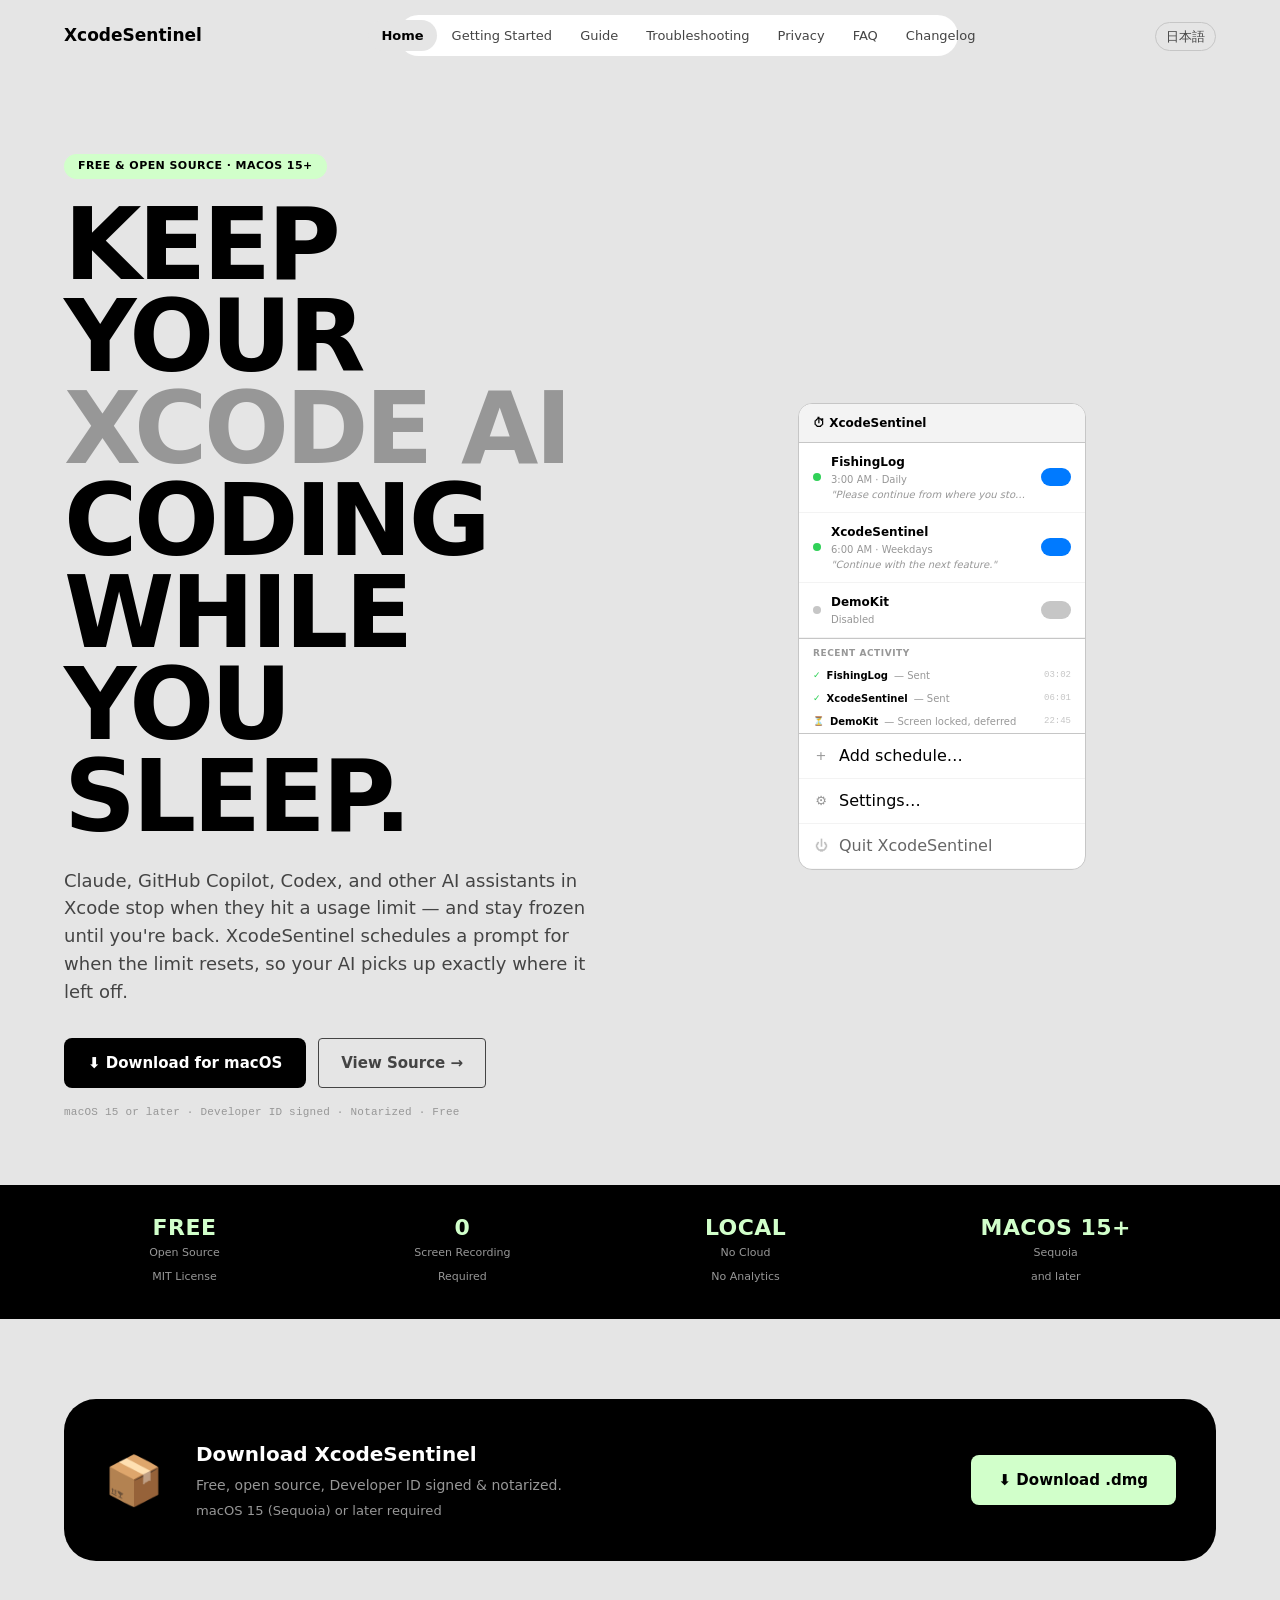
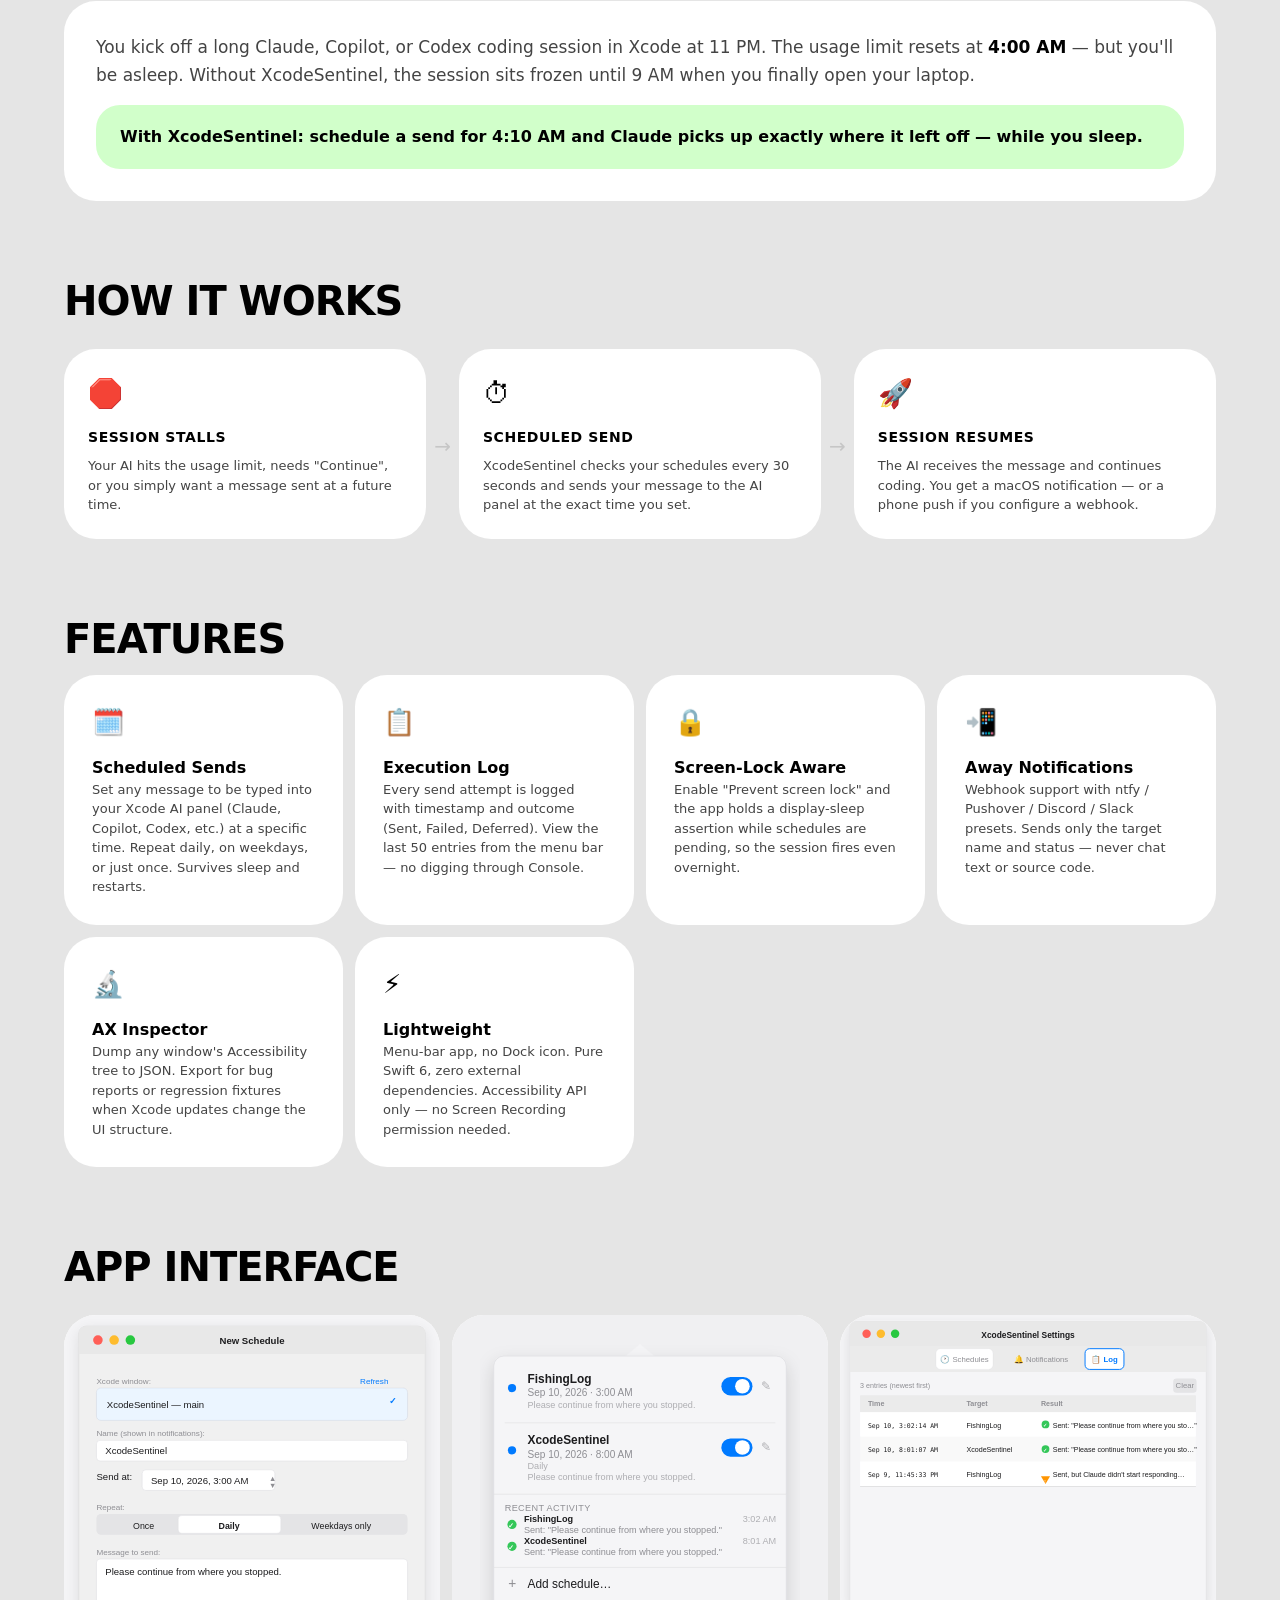
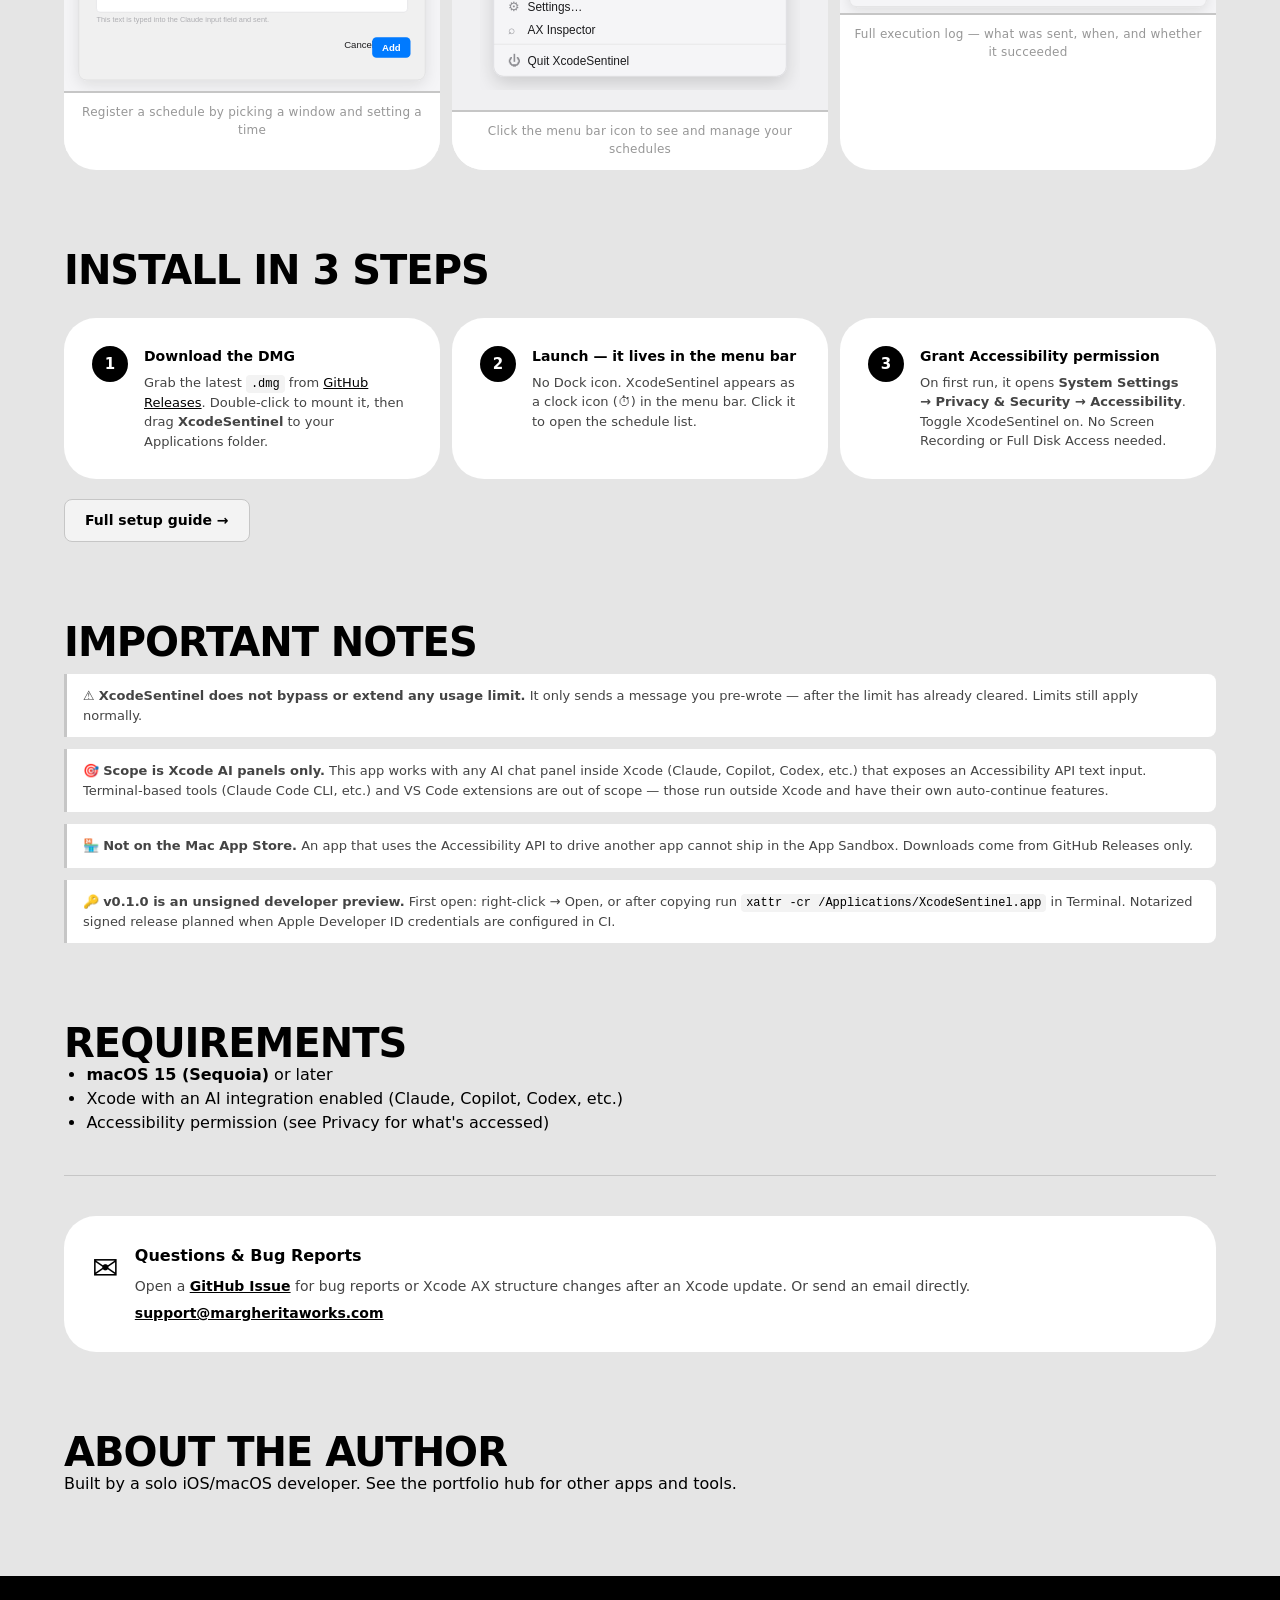
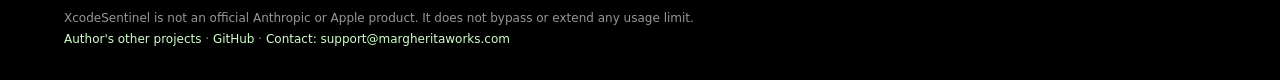
<file: docs/site/index.html>
<!DOCTYPE html>
<html lang="en">
  <head>
    <meta charset="utf-8" />
    <meta name="viewport" content="width=device-width, initial-scale=1" />
    <title>XcodeSentinel</title>
    <meta name="robots" content="noindex" />
    <link rel="canonical" href="https://xcode-sentinel.margheritaworks.com/en/" />
    <script>
      (function () {
        "use strict";
        var lang = "en";
        try {
          var saved = localStorage.getItem("xcs-lang");
          if (saved === "ja" || saved === "en") lang = saved;
          else if ((navigator.language || "").toLowerCase().indexOf("ja") === 0) lang = "ja";
        } catch (e) {
          if ((navigator.language || "").toLowerCase().indexOf("ja") === 0) lang = "ja";
        }
        location.replace(lang + "/");
      })();
    </script>
  </head>
  <body>
    <p>
      Redirecting… If nothing happens, choose
      <a href="en/">English</a> or <a href="ja/">日本語</a>.
    </p>
  </body>
</html>
</file>
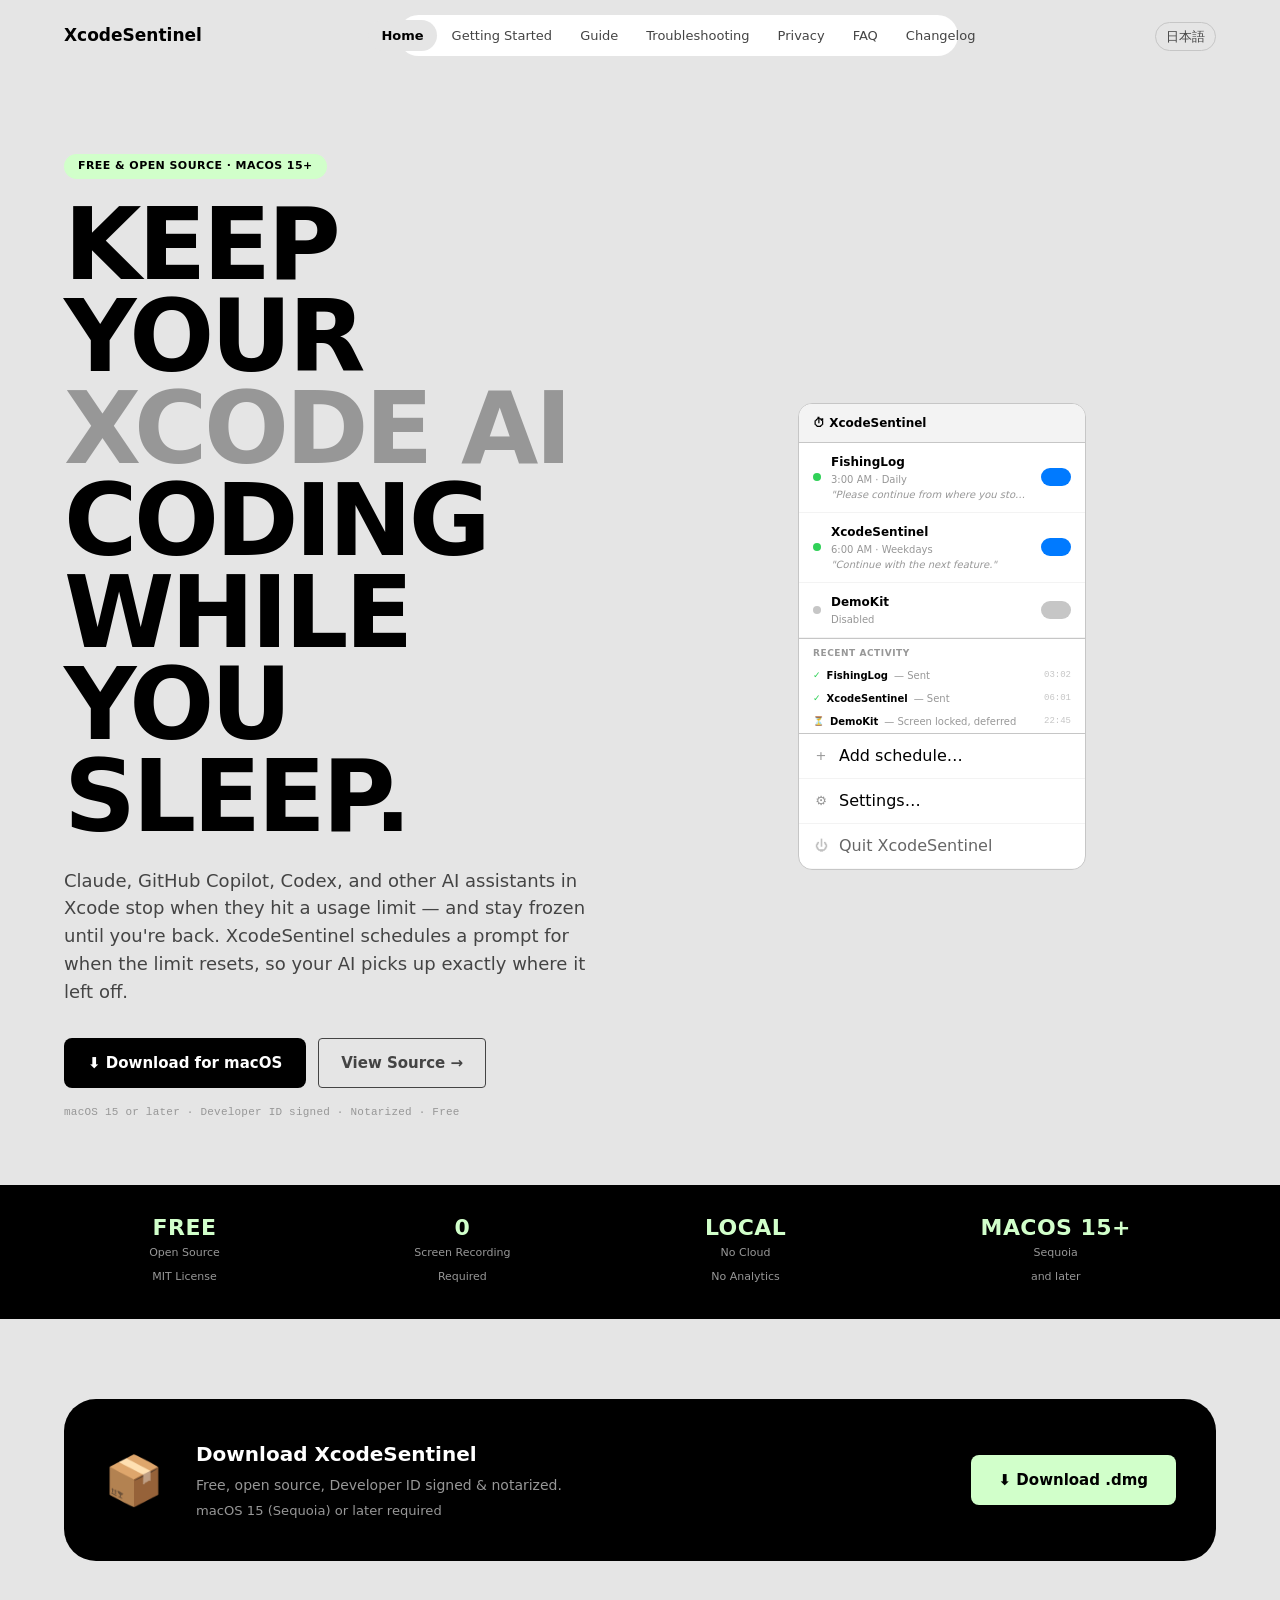
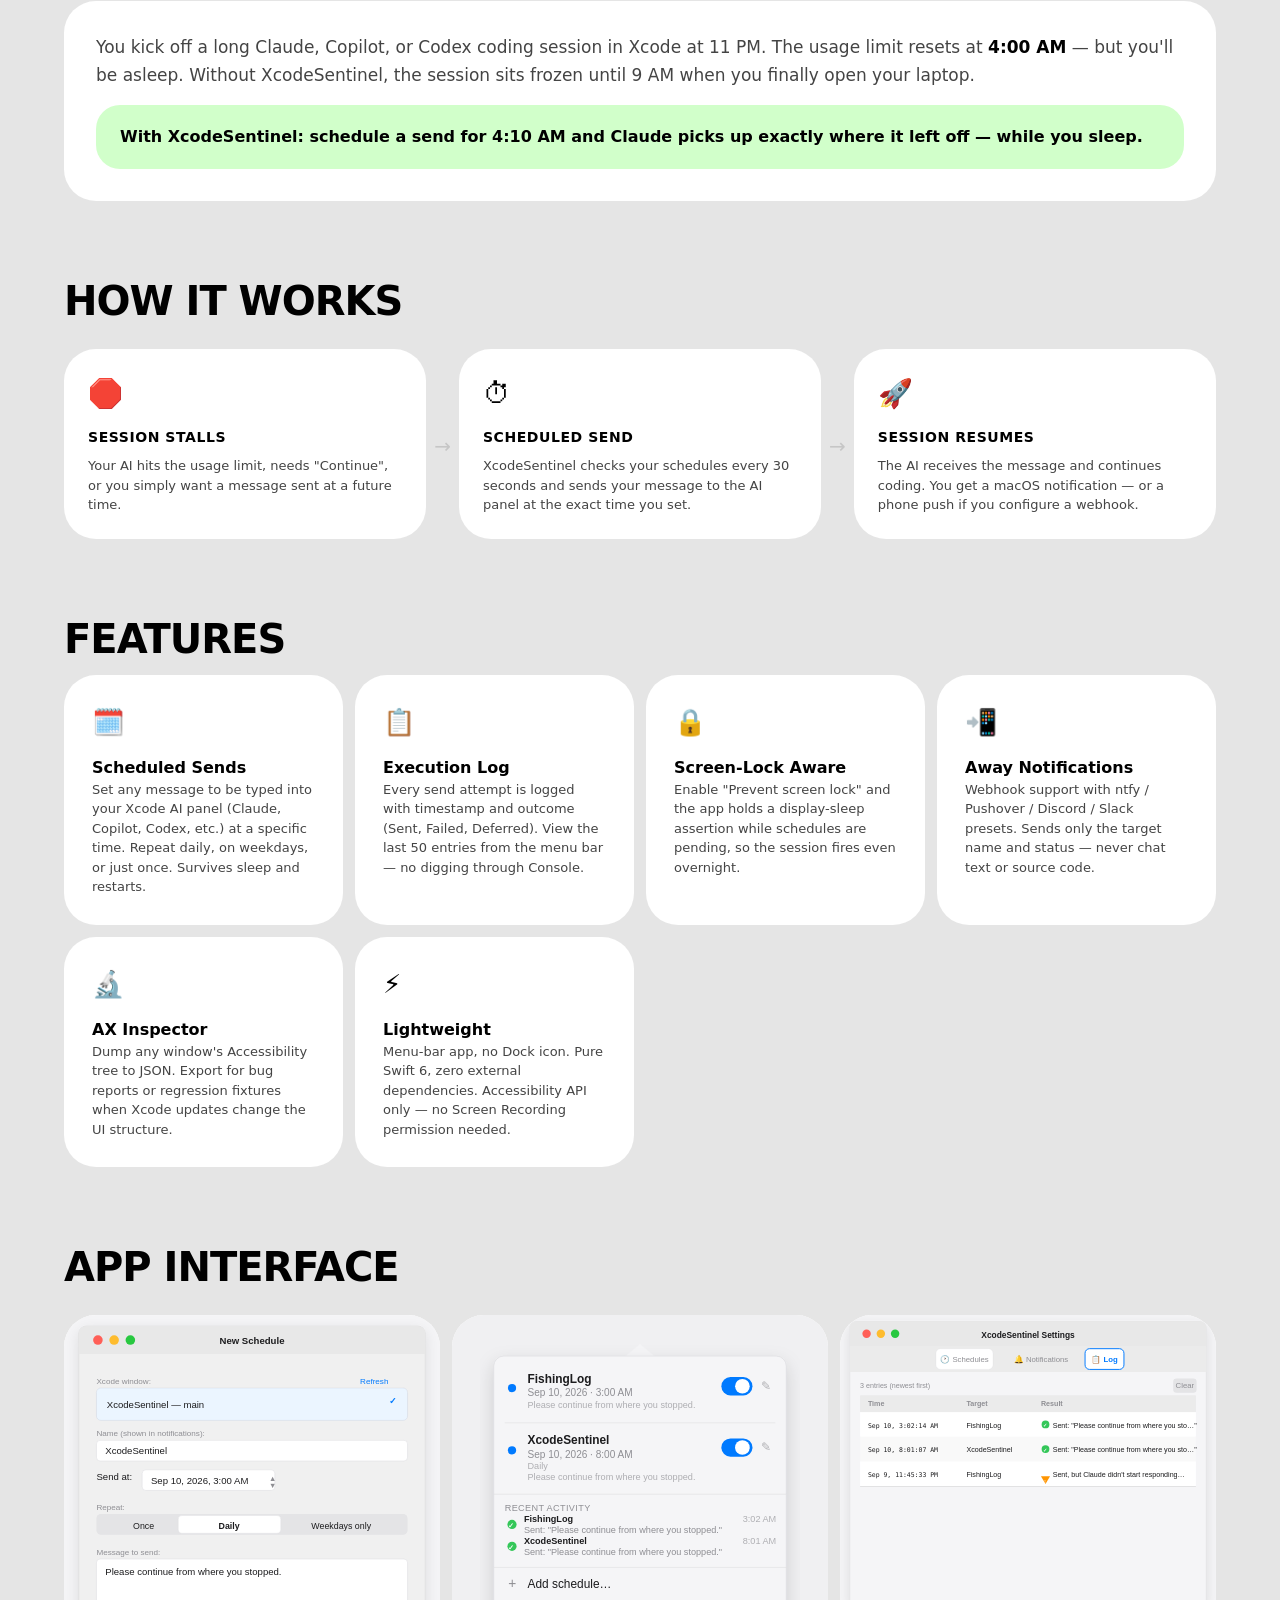
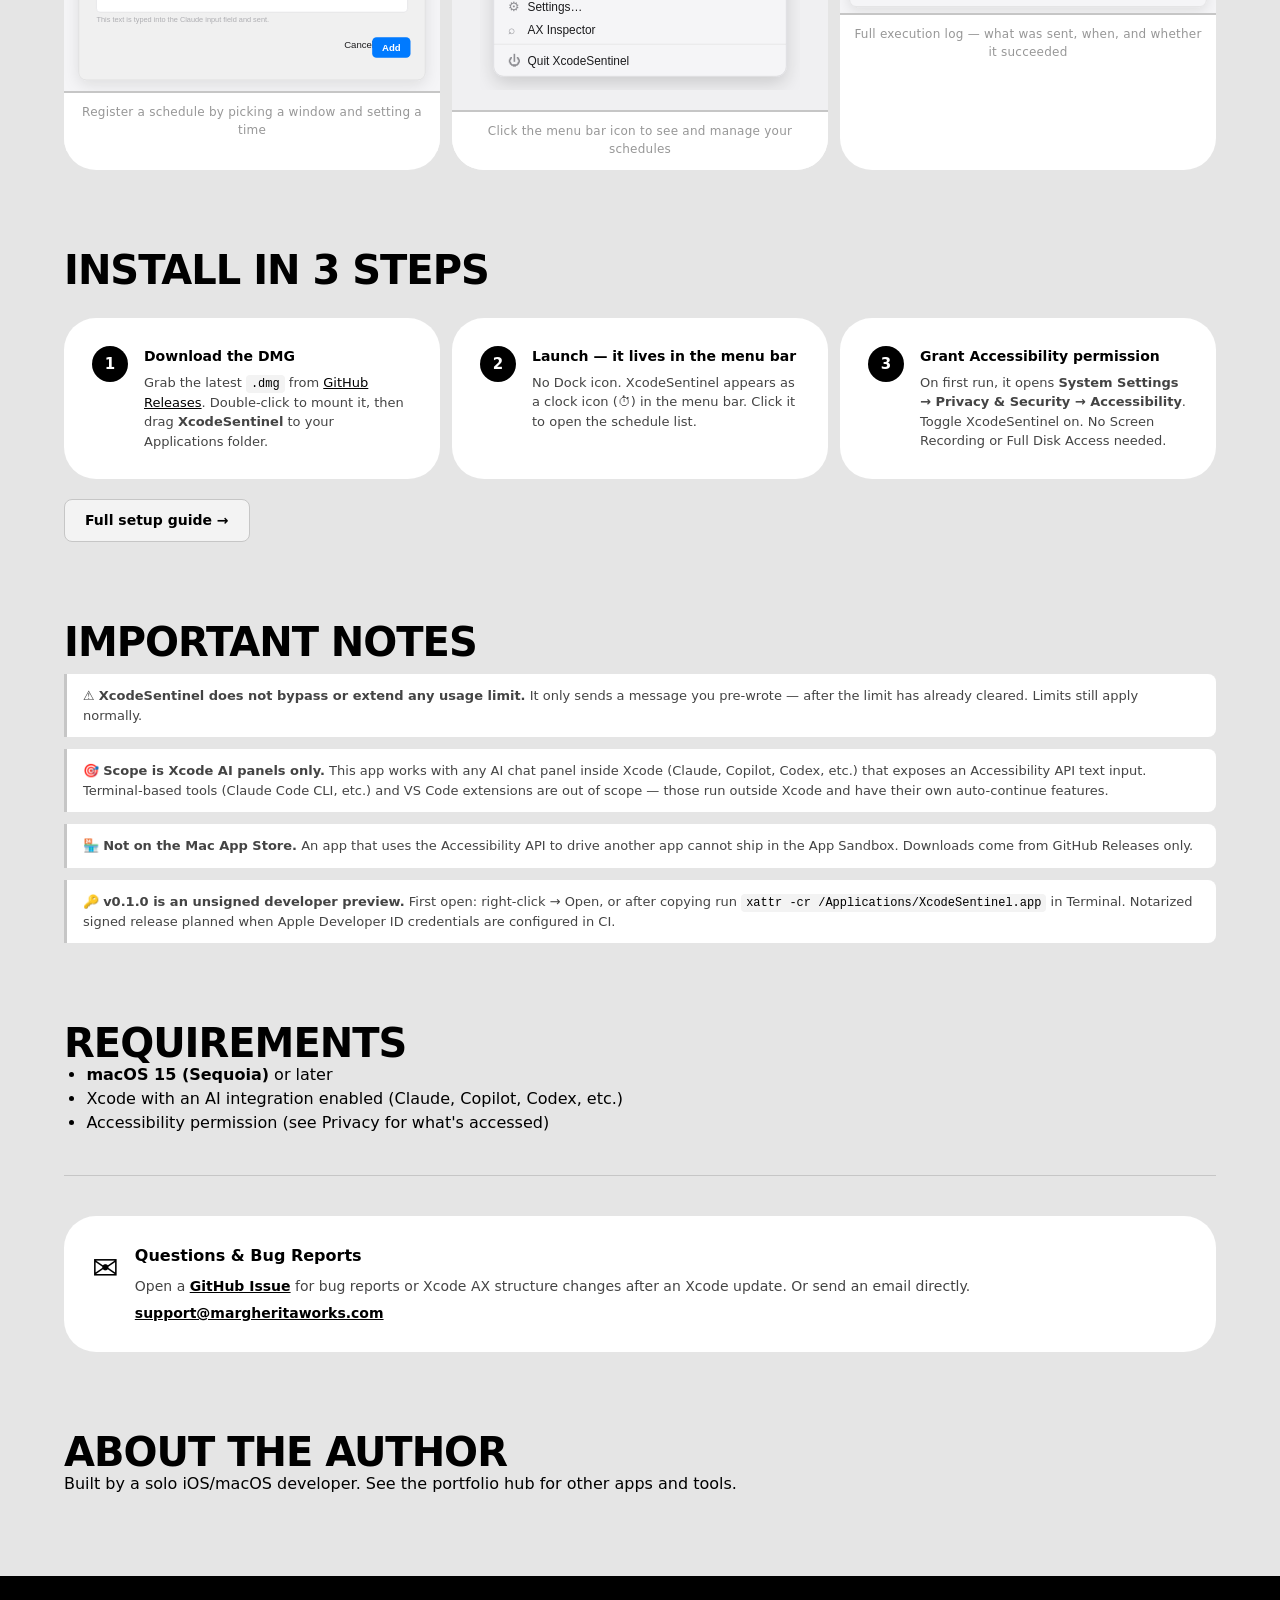
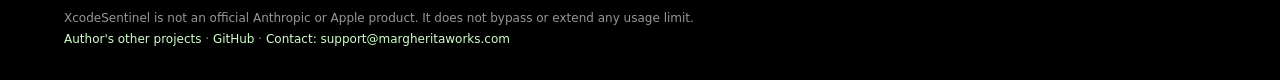
<file: docs/site/en/index.html>
<!DOCTYPE html>
<html lang="en">
  <head>
    <meta charset="utf-8" />
    <meta name="viewport" content="width=device-width, initial-scale=1" />
    <title>XcodeSentinel — Keep Your Xcode AI Coding While You Sleep</title>
    <meta name="description" content="XcodeSentinel schedules prompts to Claude, GitHub Copilot, Codex, or any AI chat panel in Xcode so it keeps working after your usage limit resets — while you sleep. Free, open source, macOS 15+." />
    <meta name="keywords" content="Xcode AI, Claude Xcode, GitHub Copilot Xcode, Codex Xcode, macOS, auto resume, usage limit, schedule prompt, AI coding assistant, iOS development, Swift, productivity" />
    <meta name="author" content="isitest1" />
    <link rel="canonical" href="https://xcode-sentinel.margheritaworks.com/en/" />
    <link rel="alternate" hreflang="en" href="https://xcode-sentinel.margheritaworks.com/en/" />
    <link rel="alternate" hreflang="ja" href="https://xcode-sentinel.margheritaworks.com/ja/" />
    <link rel="alternate" hreflang="x-default" href="https://xcode-sentinel.margheritaworks.com/en/" />
    <meta property="og:type" content="website" />
    <meta property="og:site_name" content="XcodeSentinel" />
    <meta property="og:title" content="XcodeSentinel — Keep Your Xcode AI Coding While You Sleep" />
    <meta property="og:description" content="Schedule prompts to Claude, Copilot, or any AI in Xcode so it keeps working after your usage limit resets — while you sleep." />
    <meta property="og:url" content="https://xcode-sentinel.margheritaworks.com/en/" />
    <meta property="og:image" content="https://xcode-sentinel.margheritaworks.com/assets/og-image.png" />
    <meta name="twitter:card" content="summary_large_image" />
    <meta name="twitter:title" content="XcodeSentinel — Keep Your Xcode AI Coding While You Sleep" />
    <meta name="twitter:description" content="Schedule prompts to Claude, Copilot, or any AI in Xcode so it resumes after limits reset. Free, open source, macOS 15+." />
    <link rel="icon" href="../assets/favicon.svg" />
    <link rel="stylesheet" href="../assets/style.css" />
  </head>
  <body>
    <a class="skip" href="#main">Skip to content</a>
    <header id="site-header" class="site-header">
      <div class="wrap">
        <a class="brand" href="./">XcodeSentinel</a>
        <nav><a href="./" class="active">Home</a></nav>
        <span class="lang-switch"><a href="../ja/">日本語</a></span>
      </div>
    </header>

    <main id="main">

      <!-- ── Hero ─────────────────────────────────────────────────── -->
      <section class="hero">
        <div class="wrap hero-wrap">

          <!-- Left: text -->
          <div class="hero-text">
            <span class="hero-badge" data-i18n="index.heroBadge">Free &amp; Open Source · macOS 15+</span>
            <h1>Keep your <em>Xcode AI</em><br>coding while you sleep.</h1>
            <p class="lead">Claude, GitHub Copilot, Codex, and other AI assistants in Xcode stop when they hit a usage limit — and stay frozen until you're back. XcodeSentinel schedules a prompt for when the limit resets, so your AI picks up exactly where it left off.</p>
            <div class="hero-cta">
              <a class="btn-hero" href="https://github.com/isitest1/XcodeSentinel/releases/latest/download/XcodeSentinel.dmg">⬇ Download for macOS</a>
              <a class="btn-ghost" href="https://github.com/isitest1/XcodeSentinel">View Source →</a>
            </div>
            <p class="hero-meta" data-i18n="index.heroMeta">macOS 15 or later · Open Source · Free · v0.1.0 Developer Preview</p>
          </div>

          <!-- Right: app mockup -->
          <div class="hero-visual" aria-hidden="true">
            <div class="app-mockup">
              <div class="mk-popover">
                <div class="mk-header">⏱ XcodeSentinel</div>

                <div class="mk-row">
                  <span class="mk-dot on"></span>
                  <div class="mk-item-body">
                    <div class="mk-name">FishingLog</div>
                    <div class="mk-sub">3:00 AM · Daily</div>
                    <div class="mk-msg">"Please continue from where you stopped."</div>
                  </div>
                  <div class="mk-toggle on"></div>
                </div>

                <div class="mk-row">
                  <span class="mk-dot on"></span>
                  <div class="mk-item-body">
                    <div class="mk-name">XcodeSentinel</div>
                    <div class="mk-sub">6:00 AM · Weekdays</div>
                    <div class="mk-msg">"Continue with the next feature."</div>
                  </div>
                  <div class="mk-toggle on"></div>
                </div>

                <div class="mk-row">
                  <span class="mk-dot off"></span>
                  <div class="mk-item-body">
                    <div class="mk-name">DemoKit</div>
                    <div class="mk-sub">Disabled</div>
                  </div>
                  <div class="mk-toggle off"></div>
                </div>

                <div class="mk-divider"></div>

                <div class="mk-section-label">Recent Activity</div>

                <div class="mk-log-row">
                  <span class="mk-log-icon ok">✓</span>
                  <span class="mk-log-name">FishingLog</span>
                  <span class="mk-log-msg"> — Sent</span>
                  <span class="mk-log-time">03:02</span>
                </div>
                <div class="mk-log-row">
                  <span class="mk-log-icon ok">✓</span>
                  <span class="mk-log-name">XcodeSentinel</span>
                  <span class="mk-log-msg"> — Sent</span>
                  <span class="mk-log-time">06:01</span>
                </div>
                <div class="mk-log-row">
                  <span class="mk-log-icon warn">⏳</span>
                  <span class="mk-log-name">DemoKit</span>
                  <span class="mk-log-msg"> — Screen locked, deferred</span>
                  <span class="mk-log-time">22:45</span>
                </div>

                <div class="mk-divider"></div>

                <div class="mk-action mk-row">
                  <span class="mk-action-icon">+</span>Add schedule…
                </div>
                <div class="mk-action mk-row">
                  <span class="mk-action-icon">⚙</span>Settings…
                </div>
                <div class="mk-action mk-row quit">
                  <span class="mk-action-icon">⏻</span>Quit XcodeSentinel
                </div>
              </div>
            </div>
          </div>

        </div>
      </section>

      <!-- ── Stats bar ──────────────────────────────────────────── -->
      <div class="stats-bar">
        <div class="wrap">
          <div class="stats-inner">
            <div class="stat">
              <span class="stat-val">Free</span>
              <span class="stat-label">Open Source<br>MIT License</span>
            </div>
            <div class="stat">
              <span class="stat-val">0</span>
              <span class="stat-label">Screen Recording<br>Required</span>
            </div>
            <div class="stat">
              <span class="stat-val">Local</span>
              <span class="stat-label">No Cloud<br>No Analytics</span>
            </div>
            <div class="stat">
              <span class="stat-val">macOS 15+</span>
              <span class="stat-label">Sequoia<br>and later</span>
            </div>
          </div>
        </div>
      </div>

      <!-- ── Body ──────────────────────────────────────────────── -->
      <div class="site-body">
        <div class="wrap">

          <!-- Download box -->
          <div class="download-box">
            <div class="download-box-icon">📦</div>
            <div class="download-box-text">
              <h3>Download XcodeSentinel</h3>
              <p>Free, open source, Developer ID signed &amp; notarized.</p>
              <p style="font-size:0.82rem;color:var(--muted);margin-top:4px">macOS 15 (Sequoia) or later required</p>
            </div>
            <a class="btn" href="https://github.com/isitest1/XcodeSentinel/releases/latest/download/XcodeSentinel.dmg">⬇ Download .dmg</a>
          </div>

          <!-- Use-case scenario -->
          <div class="scenario">
            <p class="scenario-quote">
              You kick off a long Claude, Copilot, or Codex coding session in Xcode at 11&nbsp;PM.
              The usage limit resets at <em>4:00 AM</em> — but you'll be asleep.
              Without XcodeSentinel, the session sits frozen until 9&nbsp;AM when you finally open your laptop.
            </p>
            <p class="scenario-resolution">
              <strong>With XcodeSentinel:</strong>
              schedule a send for 4:10&nbsp;AM and Claude picks up exactly where it left off —
              while you sleep.
            </p>
          </div>

          <!-- How it works -->
          <h2>How It Works</h2>
          <div class="flow">
            <div class="flow-step">
              <span class="flow-icon">🛑</span>
              <div class="flow-title">Session Stalls</div>
              <div class="flow-desc">Your AI hits the usage limit, needs "Continue", or you simply want a message sent at a future time.</div>
            </div>
            <div class="flow-arrow">→</div>
            <div class="flow-step">
              <span class="flow-icon">⏱</span>
              <div class="flow-title">Scheduled Send</div>
              <div class="flow-desc">XcodeSentinel checks your schedules every 30 seconds and sends your message to the AI panel at the exact time you set.</div>
            </div>
            <div class="flow-arrow">→</div>
            <div class="flow-step">
              <span class="flow-icon">🚀</span>
              <div class="flow-title">Session Resumes</div>
              <div class="flow-desc">The AI receives the message and continues coding. You get a macOS notification — or a phone push if you configure a webhook.</div>
            </div>
          </div>

          <!-- Features -->
          <h2 data-i18n="index.featuresTitle">Features</h2>
          <div class="grid" style="margin-top:16px">
            <div class="card">
              <span class="card-icon">🗓️</span>
              <b>Scheduled Sends</b>
              <p>Set any message to be typed into your Xcode AI panel (Claude, Copilot, Codex, etc.) at a specific time. Repeat daily, on weekdays, or just once. Survives sleep and restarts.</p>
            </div>
            <div class="card">
              <span class="card-icon">📋</span>
              <b>Execution Log</b>
              <p>Every send attempt is logged with timestamp and outcome (Sent, Failed, Deferred). View the last 50 entries from the menu bar — no digging through Console.</p>
            </div>
            <div class="card">
              <span class="card-icon">🔒</span>
              <b>Screen-Lock Aware</b>
              <p>Enable "Prevent screen lock" and the app holds a display-sleep assertion while schedules are pending, so the session fires even overnight.</p>
            </div>
            <div class="card">
              <span class="card-icon">📲</span>
              <b>Away Notifications</b>
              <p>Webhook support with ntfy / Pushover / Discord / Slack presets. Sends only the target name and status — never chat text or source code.</p>
            </div>
            <div class="card">
              <span class="card-icon">🔬</span>
              <b>AX Inspector</b>
              <p>Dump any window's Accessibility tree to JSON. Export for bug reports or regression fixtures when Xcode updates change the UI structure.</p>
            </div>
            <div class="card">
              <span class="card-icon">⚡</span>
              <b>Lightweight</b>
              <p>Menu-bar app, no Dock icon. Pure Swift 6, zero external dependencies. Accessibility API only — no Screen Recording permission needed.</p>
            </div>
          </div>

          <!-- UI screenshots -->
          <h2>App Interface</h2>
          <div class="showcase">

            <!-- Panel 1: Schedule form screenshot -->
            <div class="showcase-panel">
              <img src="../assets/screenshots/ss-form.svg"
                   alt="New Schedule form showing Xcode window selection, date picker, repeat policy, and message field"
                   width="510" height="510" loading="lazy" class="showcase-ss-img">
              <div class="showcase-caption">Register a schedule by picking a window and setting a time</div>
            </div>

            <!-- Panel 2: Menu bar popover screenshot -->
            <div class="showcase-panel">
              <div class="showcase-ss-popover-wrap">
                <img src="../assets/screenshots/ss-popover.svg"
                     alt="Menu bar popover showing two active schedules and recent send activity"
                     width="350" height="388" loading="lazy">
              </div>
              <div class="showcase-caption">Click the menu bar icon to see and manage your schedules</div>
            </div>

            <!-- Panel 3: Execution log screenshot -->
            <div class="showcase-panel">
              <img src="../assets/screenshots/ss-log.svg"
                   alt="Settings Log pane showing a table of sent messages with timestamps and status badges"
                   width="580" height="460" loading="lazy" class="showcase-ss-img">
              <div class="showcase-caption">Full execution log — what was sent, when, and whether it succeeded</div>
            </div>

          </div><!-- .showcase -->

          <!-- Install -->
          <h2>Install in 3 Steps</h2>
          <div class="steps">
            <div class="step">
              <div class="step-num">1</div>
              <div class="step-body">
                <h3>Download the DMG</h3>
                <p>Grab the latest <code>.dmg</code> from <a href="https://github.com/isitest1/XcodeSentinel/releases/latest">GitHub Releases</a>. Double-click to mount it, then drag <strong>XcodeSentinel</strong> to your Applications folder.</p>
              </div>
            </div>
            <div class="step">
              <div class="step-num">2</div>
              <div class="step-body">
                <h3>Launch — it lives in the menu bar</h3>
                <p>No Dock icon. XcodeSentinel appears as a clock icon (⏱) in the menu bar. Click it to open the schedule list.</p>
              </div>
            </div>
            <div class="step">
              <div class="step-num">3</div>
              <div class="step-body">
                <h3>Grant Accessibility permission</h3>
                <p>On first run, it opens <strong>System Settings → Privacy &amp; Security → Accessibility</strong>. Toggle XcodeSentinel on. No Screen Recording or Full Disk Access needed.</p>
              </div>
            </div>
          </div>
          <p style="margin-top:20px"><a class="btn secondary" href="getting-started.html">Full setup guide →</a></p>

          <!-- Notes -->
          <h2>Important Notes</h2>
          <p class="note">⚠️ <strong>XcodeSentinel does not bypass or extend any usage limit.</strong> It only sends a message you pre-wrote — after the limit has already cleared. Limits still apply normally.</p>
          <p class="note">🎯 <strong>Scope is Xcode AI panels only.</strong> This app works with any AI chat panel inside Xcode (Claude, Copilot, Codex, etc.) that exposes an Accessibility API text input. Terminal-based tools (Claude Code CLI, etc.) and VS Code extensions are out of scope — those run outside Xcode and have their own auto-continue features.</p>
          <p class="note">🏪 <strong>Not on the Mac App Store.</strong> An app that uses the Accessibility API to drive another app cannot ship in the App Sandbox. Downloads come from GitHub Releases only.</p>
          <p class="note">🔑 <strong>v0.1.0 is an unsigned developer preview.</strong> First open: right-click → Open, or after copying run <code>xattr -cr /Applications/XcodeSentinel.app</code> in Terminal. Notarized signed release planned when Apple Developer ID credentials are configured in CI.</p>

          <!-- Requirements -->
          <h2>Requirements</h2>
          <ul>
            <li><strong>macOS 15 (Sequoia)</strong> or later</li>
            <li>Xcode with an AI integration enabled (Claude, Copilot, Codex, etc.)</li>
            <li>Accessibility permission (see <a href="privacy.html">Privacy</a> for what's accessed)</li>
          </ul>

          <!-- Contact -->
          <hr class="divider" />
          <div class="contact-box" style="margin-top:32px">
            <div class="contact-box-icon">✉️</div>
            <div class="contact-box-body">
              <h3>Questions &amp; Bug Reports</h3>
              <p>Open a <a href="https://github.com/isitest1/XcodeSentinel/issues">GitHub Issue</a> for bug reports or Xcode AX structure changes after an Xcode update. Or send an email directly.</p>
              <p style="margin-top:6px"><a href="mailto:support@margheritaworks.com">support@margheritaworks.com</a></p>
            </div>
          </div>

          <!-- Author -->
          <h2>About the Author</h2>
          <p>Built by a solo iOS/macOS developer. See the <a href="https://isitest1.github.io/portfolio-hub">portfolio hub</a> for other apps and tools.</p>

        </div><!-- .wrap -->
      </div><!-- .site-body -->

    </main>

    <footer id="site-footer" class="site-footer">
      <div class="wrap"><p>XcodeSentinel is not an official Anthropic or Apple product.</p></div>
    </footer>
    <script src="../assets/site.js"></script>
  </body>
</html>
</file>
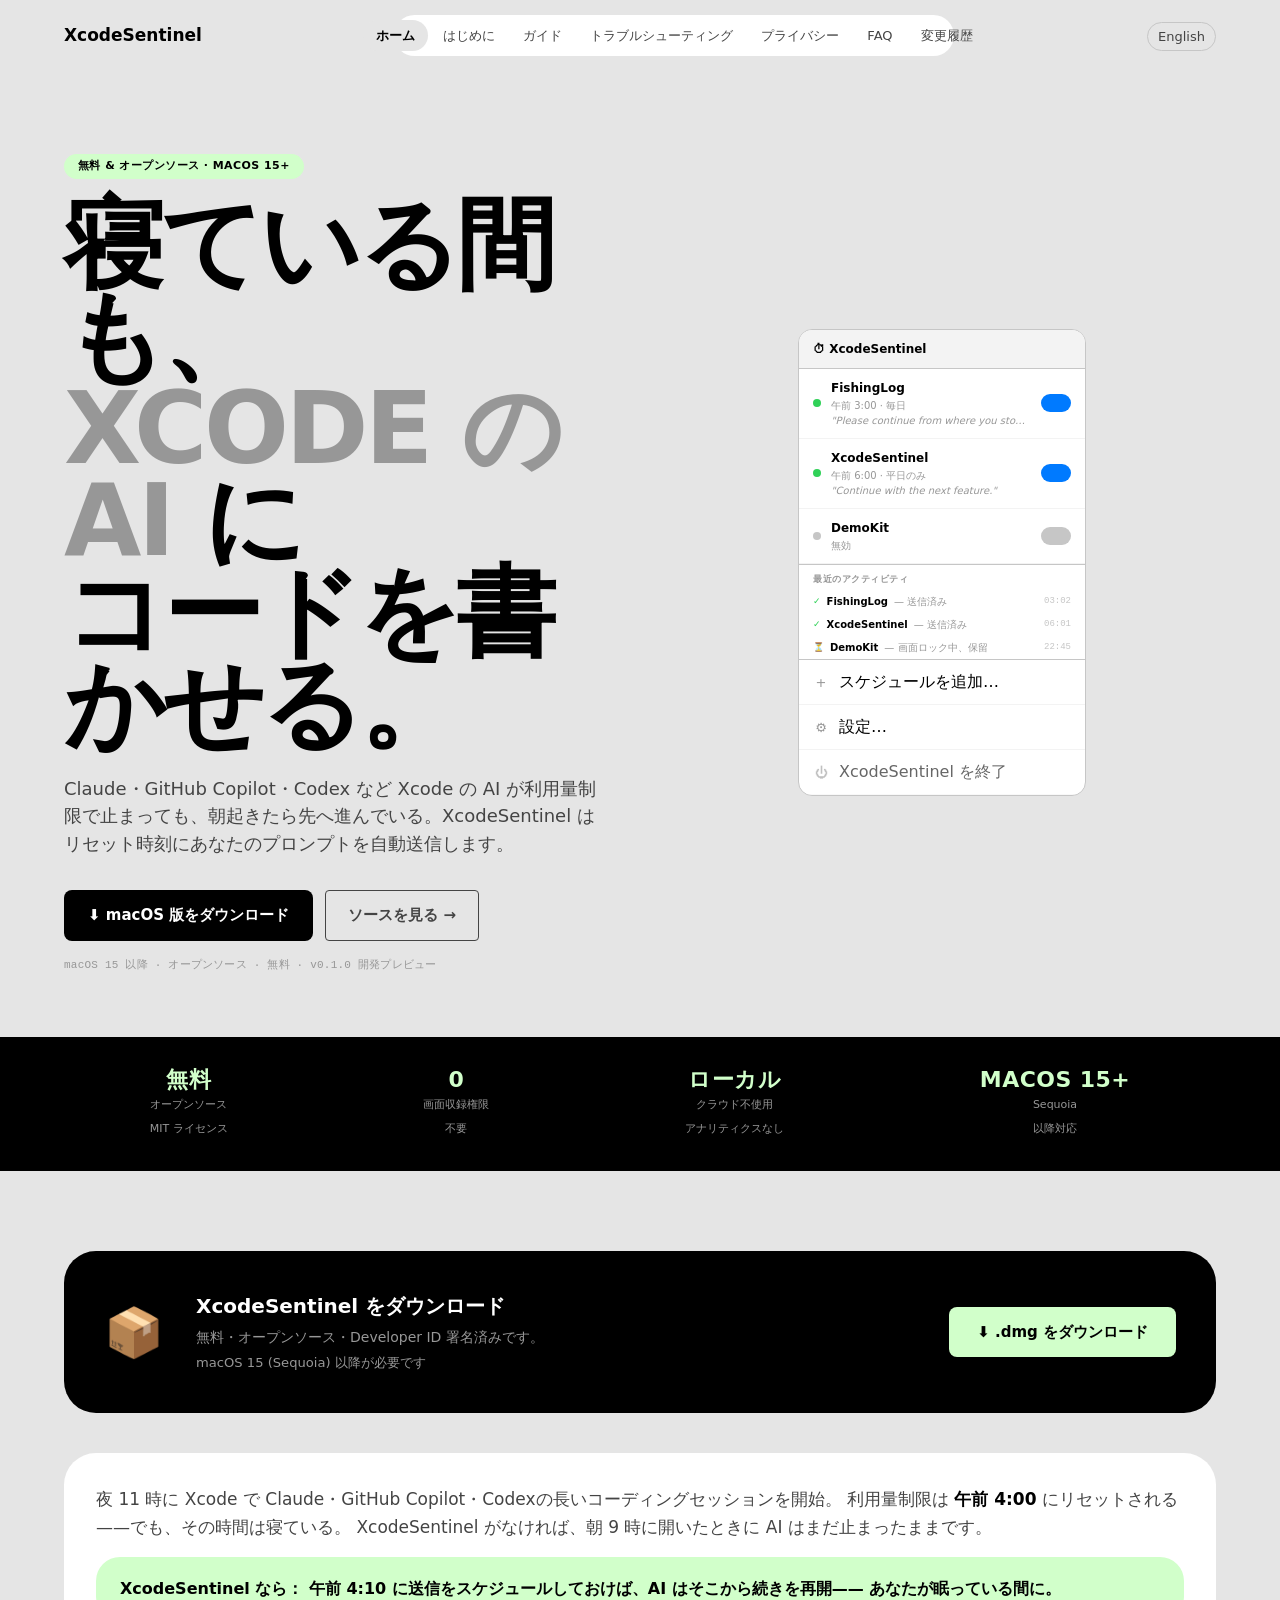
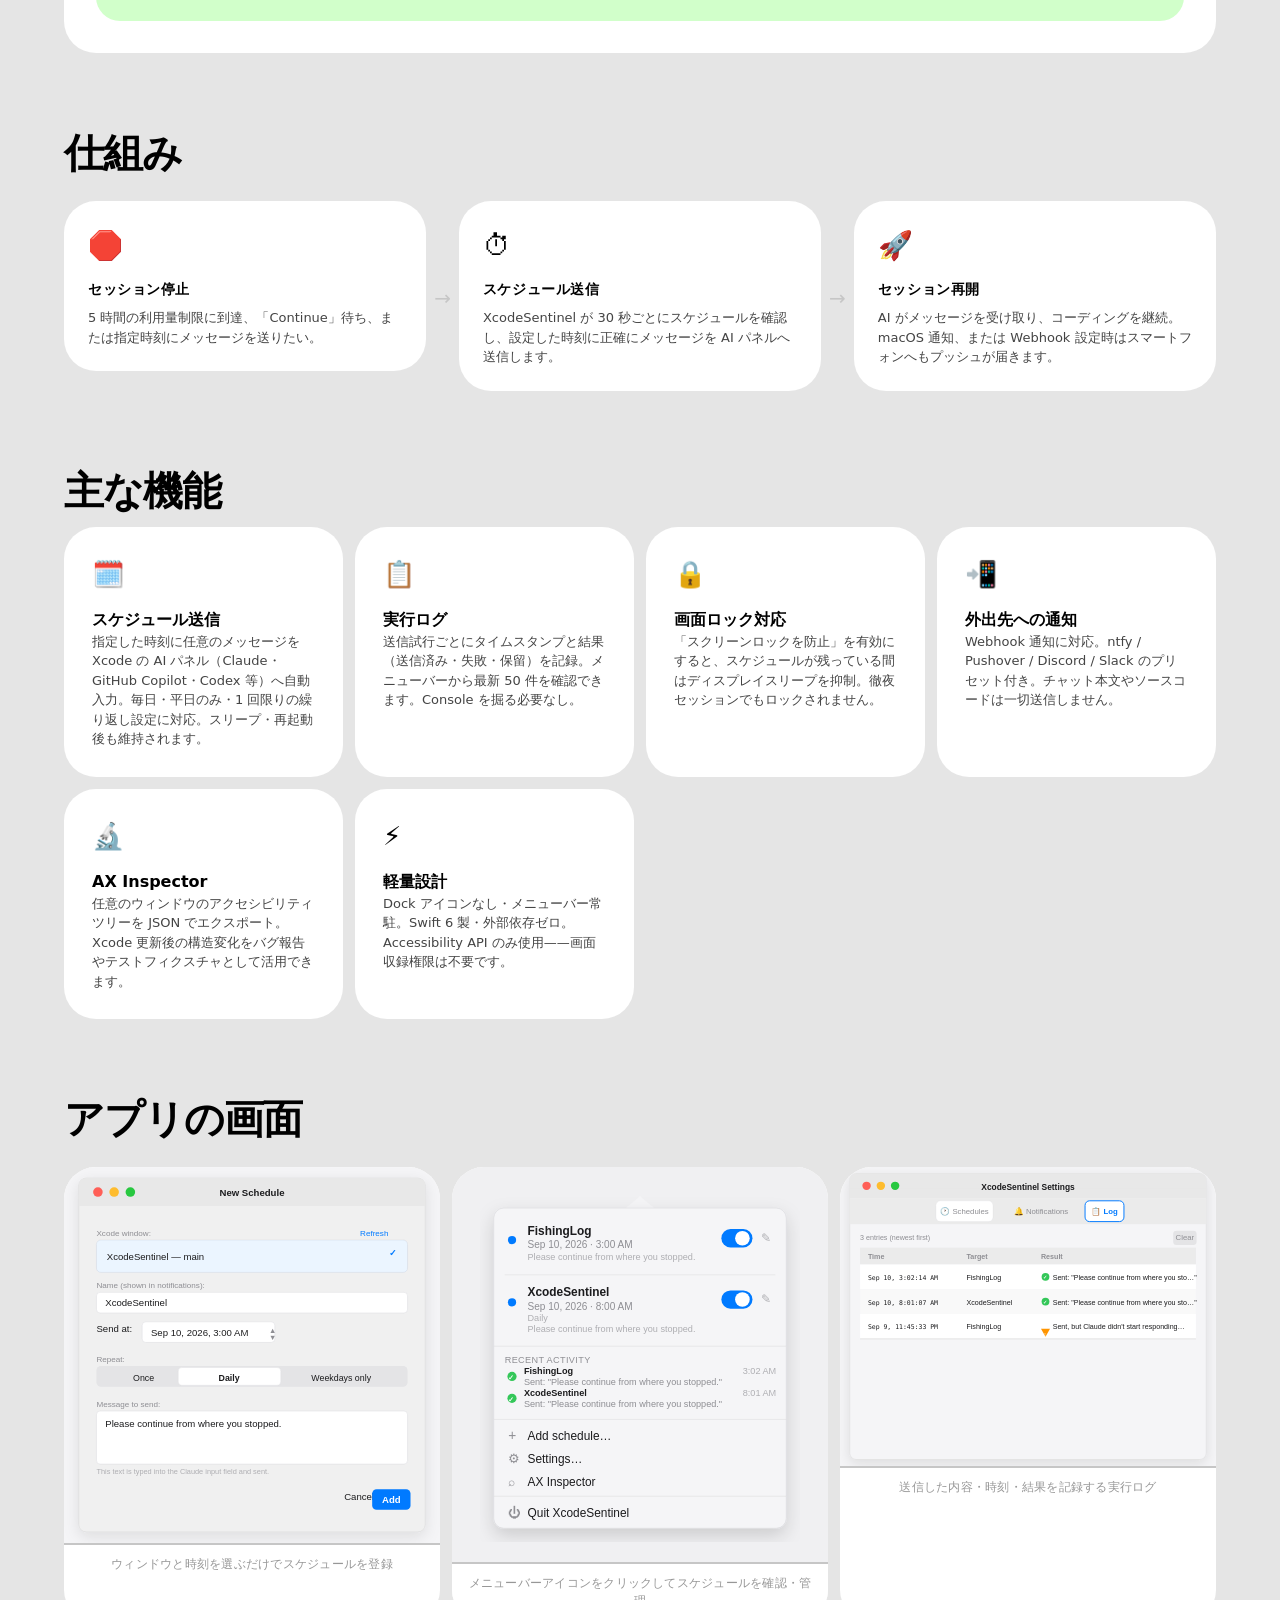
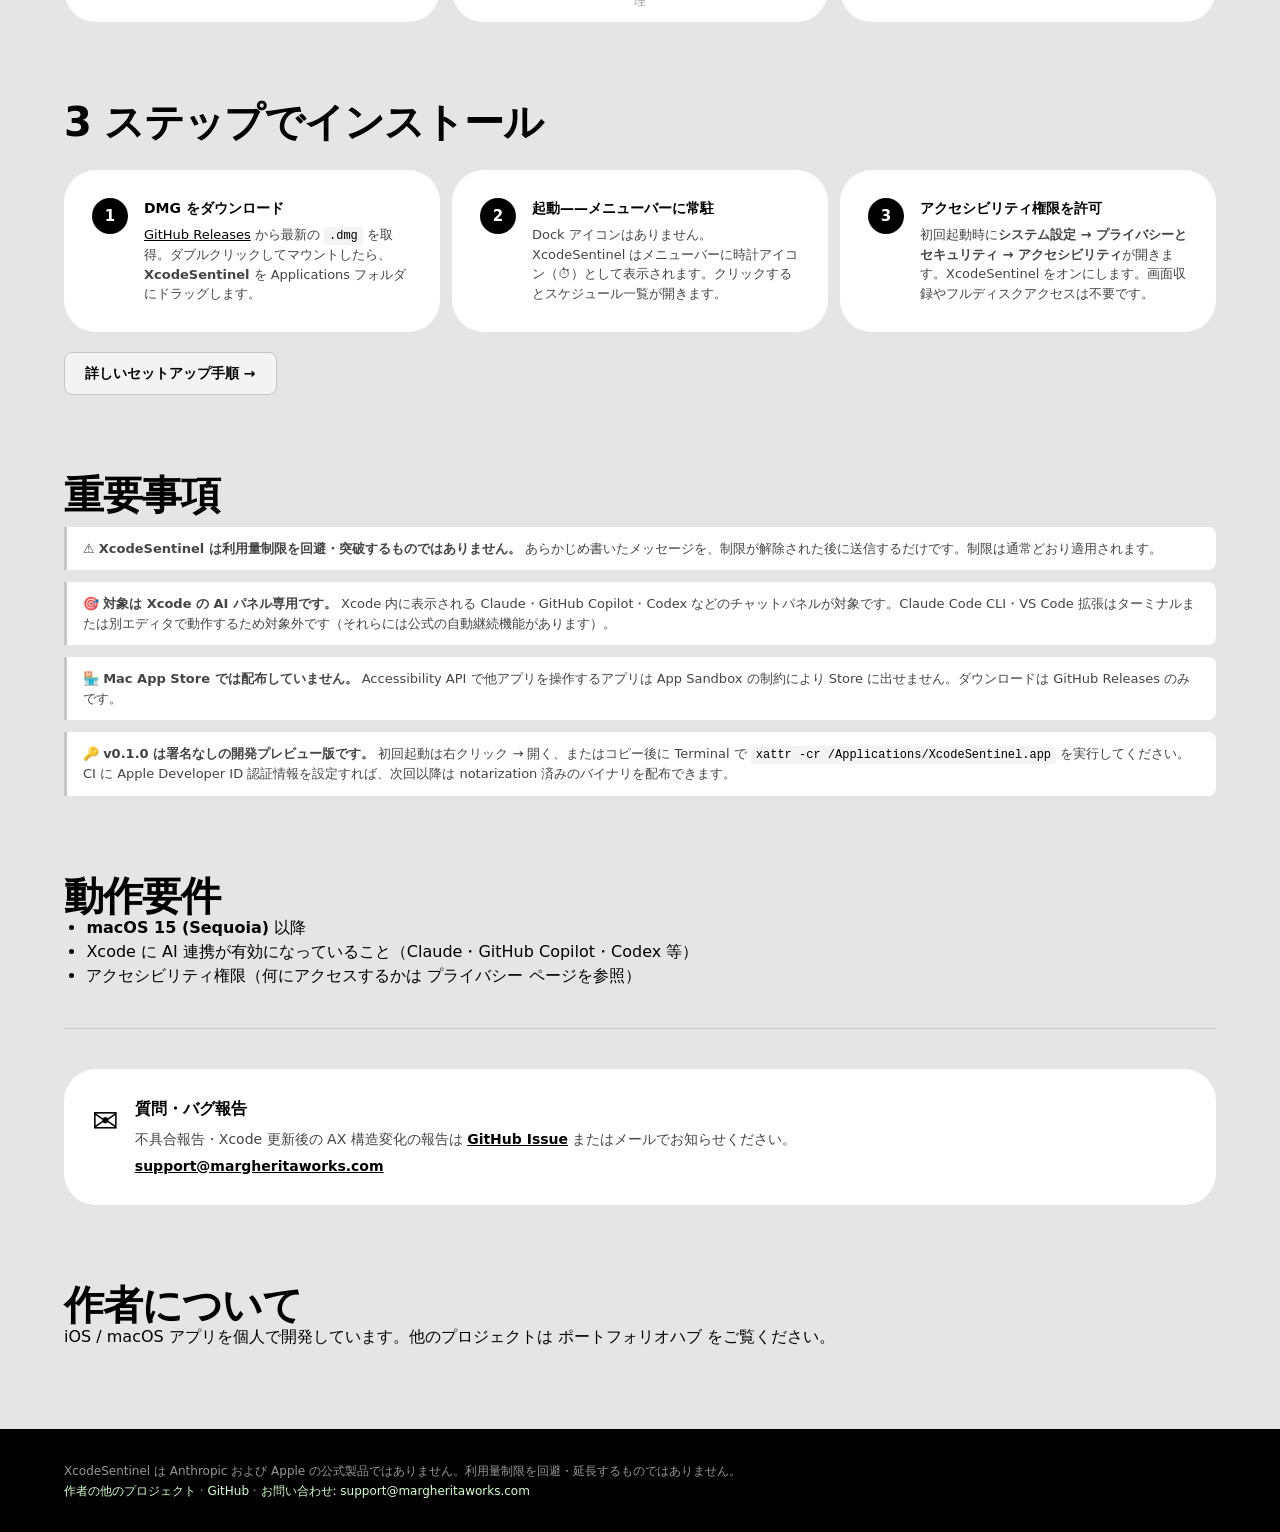
<file: docs/site/ja/index.html>
<!DOCTYPE html>
<html lang="ja">
  <head>
    <meta charset="utf-8" />
    <meta name="viewport" content="width=device-width, initial-scale=1" />
    <title>XcodeSentinel — 寝ている間も、Xcode の AI にコードを書かせる</title>
    <meta name="description" content="XcodeSentinel は Xcode の Claude・GitHub Copilot・Codex などの AI パネルへプロンプトをスケジュール送信。利用量制限が解除された時刻に自動で再開するので、朝起きたらビルドが終わっています。無料・オープンソース。" />
    <meta name="keywords" content="Xcode AI, Xcode Claude, GitHub Copilot Xcode, Codex Xcode, Xcode Codex, macOS, 自動再開, 利用量制限, スケジュール送信, AIコーディング, iOS開発, Swift, 生産性" />
    <meta name="author" content="isitest1" />
    <link rel="canonical" href="https://xcode-sentinel.margheritaworks.com/ja/" />
    <link rel="alternate" hreflang="ja" href="https://xcode-sentinel.margheritaworks.com/ja/" />
    <link rel="alternate" hreflang="en" href="https://xcode-sentinel.margheritaworks.com/en/" />
    <link rel="alternate" hreflang="x-default" href="https://xcode-sentinel.margheritaworks.com/en/" />
    <meta property="og:type" content="website" />
    <meta property="og:site_name" content="XcodeSentinel" />
    <meta property="og:title" content="XcodeSentinel — 寝ている間も、Xcode の AI にコードを書かせる" />
    <meta property="og:description" content="Claude・GitHub Copilot・Codex など Xcode の AI が利用量制限で止まったら、スケジュール送信で自動再開。朝起きたらビルドが終わっている。" />
    <meta property="og:url" content="https://xcode-sentinel.margheritaworks.com/ja/" />
    <meta property="og:image" content="https://xcode-sentinel.margheritaworks.com/assets/og-image.png" />
    <meta name="twitter:card" content="summary_large_image" />
    <meta name="twitter:title" content="XcodeSentinel — 寝ている間も、Xcode の AI にコードを書かせる" />
    <meta name="twitter:description" content="Claude・Copilot など Xcode AI の利用量制限リセット後にスケジュール送信で自動再開。無料・オープンソース・macOS 15+。" />
    <link rel="icon" href="../assets/favicon.svg" />
    <link rel="stylesheet" href="../assets/style.css" />
  </head>
  <body>
    <a class="skip" href="#main">コンテンツへスキップ</a>
    <header id="site-header" class="site-header">
      <div class="wrap">
        <a class="brand" href="./">XcodeSentinel</a>
        <nav><a href="./" class="active">ホーム</a></nav>
        <span class="lang-switch"><a href="../en/">English</a></span>
      </div>
    </header>

    <main id="main">

      <!-- ── Hero ─────────────────────────────────────────────────── -->
      <section class="hero">
        <div class="wrap hero-wrap">

          <!-- Left: text -->
          <div class="hero-text">
            <span class="hero-badge">無料 &amp; オープンソース · macOS 15+</span>
            <h1>寝ている間も、<em>Xcode の AI</em> に<wbr>コードを書かせる。</h1>
            <p class="lead">Claude・GitHub Copilot・Codex など Xcode の AI が利用量制限で止まっても、朝起きたら先へ進んでいる。XcodeSentinel はリセット時刻にあなたのプロンプトを自動送信します。</p>
            <div class="hero-cta">
              <a class="btn-hero" href="https://github.com/isitest1/XcodeSentinel/releases/latest/download/XcodeSentinel.dmg">⬇ macOS 版をダウンロード</a>
              <a class="btn-ghost" href="https://github.com/isitest1/XcodeSentinel">ソースを見る →</a>
            </div>
            <p class="hero-meta">macOS 15 以降 · オープンソース · 無料 · v0.1.0 開発プレビュー</p>
          </div>

          <!-- Right: app mockup -->
          <div class="hero-visual" aria-hidden="true">
            <div class="app-mockup">
              <div class="mk-popover">
                <div class="mk-header">⏱ XcodeSentinel</div>

                <div class="mk-row">
                  <span class="mk-dot on"></span>
                  <div class="mk-item-body">
                    <div class="mk-name">FishingLog</div>
                    <div class="mk-sub">午前 3:00 · 毎日</div>
                    <div class="mk-msg">"Please continue from where you stopped."</div>
                  </div>
                  <div class="mk-toggle on"></div>
                </div>

                <div class="mk-row">
                  <span class="mk-dot on"></span>
                  <div class="mk-item-body">
                    <div class="mk-name">XcodeSentinel</div>
                    <div class="mk-sub">午前 6:00 · 平日のみ</div>
                    <div class="mk-msg">"Continue with the next feature."</div>
                  </div>
                  <div class="mk-toggle on"></div>
                </div>

                <div class="mk-row">
                  <span class="mk-dot off"></span>
                  <div class="mk-item-body">
                    <div class="mk-name">DemoKit</div>
                    <div class="mk-sub">無効</div>
                  </div>
                  <div class="mk-toggle off"></div>
                </div>

                <div class="mk-divider"></div>

                <div class="mk-section-label">最近のアクティビティ</div>

                <div class="mk-log-row">
                  <span class="mk-log-icon ok">✓</span>
                  <span class="mk-log-name">FishingLog</span>
                  <span class="mk-log-msg"> — 送信済み</span>
                  <span class="mk-log-time">03:02</span>
                </div>
                <div class="mk-log-row">
                  <span class="mk-log-icon ok">✓</span>
                  <span class="mk-log-name">XcodeSentinel</span>
                  <span class="mk-log-msg"> — 送信済み</span>
                  <span class="mk-log-time">06:01</span>
                </div>
                <div class="mk-log-row">
                  <span class="mk-log-icon warn">⏳</span>
                  <span class="mk-log-name">DemoKit</span>
                  <span class="mk-log-msg"> — 画面ロック中、保留</span>
                  <span class="mk-log-time">22:45</span>
                </div>

                <div class="mk-divider"></div>

                <div class="mk-action mk-row">
                  <span class="mk-action-icon">+</span>スケジュールを追加…
                </div>
                <div class="mk-action mk-row">
                  <span class="mk-action-icon">⚙</span>設定…
                </div>
                <div class="mk-action mk-row quit">
                  <span class="mk-action-icon">⏻</span>XcodeSentinel を終了
                </div>
              </div>
            </div>
          </div>

        </div>
      </section>

      <!-- ── Stats bar ──────────────────────────────────────────── -->
      <div class="stats-bar">
        <div class="wrap">
          <div class="stats-inner">
            <div class="stat">
              <span class="stat-val">無料</span>
              <span class="stat-label">オープンソース<br>MIT ライセンス</span>
            </div>
            <div class="stat">
              <span class="stat-val">0</span>
              <span class="stat-label">画面収録権限<br>不要</span>
            </div>
            <div class="stat">
              <span class="stat-val">ローカル</span>
              <span class="stat-label">クラウド不使用<br>アナリティクスなし</span>
            </div>
            <div class="stat">
              <span class="stat-val">macOS 15+</span>
              <span class="stat-label">Sequoia<br>以降対応</span>
            </div>
          </div>
        </div>
      </div>

      <!-- ── Body ──────────────────────────────────────────────── -->
      <div class="site-body">
        <div class="wrap">

          <!-- Download box -->
          <div class="download-box">
            <div class="download-box-icon">📦</div>
            <div class="download-box-text">
              <h3>XcodeSentinel をダウンロード</h3>
              <p>無料・オープンソース・Developer ID 署名済みです。</p>
              <p style="font-size:0.82rem;color:var(--muted);margin-top:4px">macOS 15 (Sequoia) 以降が必要です</p>
            </div>
            <a class="btn" href="https://github.com/isitest1/XcodeSentinel/releases/latest/download/XcodeSentinel.dmg">⬇ .dmg をダウンロード</a>
          </div>

          <!-- Use-case scenario -->
          <div class="scenario">
            <p class="scenario-quote">
              夜 11 時に Xcode で Claude・GitHub Copilot・Codexの長いコーディングセッションを開始。
              利用量制限は <em>午前 4:00</em> にリセットされる——でも、その時間は寝ている。
              XcodeSentinel がなければ、朝 9 時に開いたときに AI はまだ止まったままです。
            </p>
            <p class="scenario-resolution">
              <strong>XcodeSentinel なら：</strong>
              午前 4:10 に送信をスケジュールしておけば、AI はそこから続きを再開——
              あなたが眠っている間に。
            </p>
          </div>

          <!-- How it works -->
          <h2>仕組み</h2>
          <div class="flow">
            <div class="flow-step">
              <span class="flow-icon">🛑</span>
              <div class="flow-title">セッション停止</div>
              <div class="flow-desc">5 時間の利用量制限に到達、「Continue」待ち、または指定時刻にメッセージを送りたい。</div>
            </div>
            <div class="flow-arrow">→</div>
            <div class="flow-step">
              <span class="flow-icon">⏱</span>
              <div class="flow-title">スケジュール送信</div>
              <div class="flow-desc">XcodeSentinel が 30 秒ごとにスケジュールを確認し、設定した時刻に正確にメッセージを AI パネルへ送信します。</div>
            </div>
            <div class="flow-arrow">→</div>
            <div class="flow-step">
              <span class="flow-icon">🚀</span>
              <div class="flow-title">セッション再開</div>
              <div class="flow-desc">AI がメッセージを受け取り、コーディングを継続。macOS 通知、または Webhook 設定時はスマートフォンへもプッシュが届きます。</div>
            </div>
          </div>

          <!-- Features -->
          <h2>主な機能</h2>
          <div class="grid" style="margin-top:16px">
            <div class="card">
              <span class="card-icon">🗓️</span>
              <b>スケジュール送信</b>
              <p>指定した時刻に任意のメッセージを Xcode の AI パネル（Claude・GitHub Copilot・Codex 等）へ自動入力。毎日・平日のみ・1 回限りの繰り返し設定に対応。スリープ・再起動後も維持されます。</p>
            </div>
            <div class="card">
              <span class="card-icon">📋</span>
              <b>実行ログ</b>
              <p>送信試行ごとにタイムスタンプと結果（送信済み・失敗・保留）を記録。メニューバーから最新 50 件を確認できます。Console を掘る必要なし。</p>
            </div>
            <div class="card">
              <span class="card-icon">🔒</span>
              <b>画面ロック対応</b>
              <p>「スクリーンロックを防止」を有効にすると、スケジュールが残っている間はディスプレイスリープを抑制。徹夜セッションでもロックされません。</p>
            </div>
            <div class="card">
              <span class="card-icon">📲</span>
              <b>外出先への通知</b>
              <p>Webhook 通知に対応。ntfy / Pushover / Discord / Slack のプリセット付き。チャット本文やソースコードは一切送信しません。</p>
            </div>
            <div class="card">
              <span class="card-icon">🔬</span>
              <b>AX Inspector</b>
              <p>任意のウィンドウのアクセシビリティツリーを JSON でエクスポート。Xcode 更新後の構造変化をバグ報告やテストフィクスチャとして活用できます。</p>
            </div>
            <div class="card">
              <span class="card-icon">⚡</span>
              <b>軽量設計</b>
              <p>Dock アイコンなし・メニューバー常駐。Swift 6 製・外部依存ゼロ。Accessibility API のみ使用——画面収録権限は不要です。</p>
            </div>
          </div>

          <!-- UI showcase (mockups) -->
          <h2>アプリの画面</h2>
          <div class="showcase">

            <!-- Panel 1: Schedule form screenshot -->
            <div class="showcase-panel">
              <img src="../assets/screenshots/ss-form.svg"
                   alt="新しいスケジュールフォーム — Xcode ウィンドウ選択・送信時刻・繰り返しポリシー・メッセージ入力欄"
                   width="510" height="510" loading="lazy" class="showcase-ss-img">
              <div class="showcase-caption">ウィンドウと時刻を選ぶだけでスケジュールを登録</div>
            </div>

            <!-- Panel 2: Menu bar popover screenshot -->
            <div class="showcase-panel">
              <div class="showcase-ss-popover-wrap">
                <img src="../assets/screenshots/ss-popover.svg"
                     alt="メニューバーポップオーバー — 2 件のアクティブスケジュールと直近の送信履歴"
                     width="350" height="388" loading="lazy">
              </div>
              <div class="showcase-caption">メニューバーアイコンをクリックしてスケジュールを確認・管理</div>
            </div>

            <!-- Panel 3: Execution log screenshot -->
            <div class="showcase-panel">
              <img src="../assets/screenshots/ss-log.svg"
                   alt="設定 ログ画面 — 送信時刻・対象・成否バッジ付きのテーブル"
                   width="580" height="460" loading="lazy" class="showcase-ss-img">
              <div class="showcase-caption">送信した内容・時刻・結果を記録する実行ログ</div>
            </div>

          </div><!-- .showcase -->

          <!-- Install -->
          <h2>3 ステップでインストール</h2>
          <div class="steps">
            <div class="step">
              <div class="step-num">1</div>
              <div class="step-body">
                <h3>DMG をダウンロード</h3>
                <p><a href="https://github.com/isitest1/XcodeSentinel/releases/latest">GitHub Releases</a> から最新の <code>.dmg</code> を取得。ダブルクリックしてマウントしたら、<strong>XcodeSentinel</strong> を Applications フォルダにドラッグします。</p>
              </div>
            </div>
            <div class="step">
              <div class="step-num">2</div>
              <div class="step-body">
                <h3>起動——メニューバーに常駐</h3>
                <p>Dock アイコンはありません。XcodeSentinel はメニューバーに時計アイコン（⏱）として表示されます。クリックするとスケジュール一覧が開きます。</p>
              </div>
            </div>
            <div class="step">
              <div class="step-num">3</div>
              <div class="step-body">
                <h3>アクセシビリティ権限を許可</h3>
                <p>初回起動時に<strong>システム設定 → プライバシーとセキュリティ → アクセシビリティ</strong>が開きます。XcodeSentinel をオンにします。画面収録やフルディスクアクセスは不要です。</p>
              </div>
            </div>
          </div>
          <p style="margin-top:20px"><a class="btn secondary" href="getting-started.html">詳しいセットアップ手順 →</a></p>

          <!-- Notes -->
          <h2>重要事項</h2>
          <p class="note">⚠️ <strong>XcodeSentinel は利用量制限を回避・突破するものではありません。</strong> あらかじめ書いたメッセージを、制限が解除された後に送信するだけです。制限は通常どおり適用されます。</p>
          <p class="note">🎯 <strong>対象は Xcode の AI パネル専用です。</strong> Xcode 内に表示される Claude・GitHub Copilot・Codex などのチャットパネルが対象です。Claude Code CLI・VS Code 拡張はターミナルまたは別エディタで動作するため対象外です（それらには公式の自動継続機能があります）。</p>
          <p class="note">🏪 <strong>Mac App Store では配布していません。</strong> Accessibility API で他アプリを操作するアプリは App Sandbox の制約により Store に出せません。ダウンロードは GitHub Releases のみです。</p>
          <p class="note">🔑 <strong>v0.1.0 は署名なしの開発プレビュー版です。</strong> 初回起動は右クリック → 開く、またはコピー後に Terminal で <code>xattr -cr /Applications/XcodeSentinel.app</code> を実行してください。CI に Apple Developer ID 認証情報を設定すれば、次回以降は notarization 済みのバイナリを配布できます。</p>

          <!-- Requirements -->
          <h2>動作要件</h2>
          <ul>
            <li><strong>macOS 15 (Sequoia)</strong> 以降</li>
            <li>Xcode に AI 連携が有効になっていること（Claude・GitHub Copilot・Codex 等）</li>
            <li>アクセシビリティ権限（何にアクセスするかは <a href="privacy.html">プライバシー</a> ページを参照）</li>
          </ul>

          <!-- Contact -->
          <hr class="divider" />
          <div class="contact-box" style="margin-top:32px">
            <div class="contact-box-icon">✉️</div>
            <div class="contact-box-body">
              <h3>質問・バグ報告</h3>
              <p>不具合報告・Xcode 更新後の AX 構造変化の報告は <a href="https://github.com/isitest1/XcodeSentinel/issues">GitHub Issue</a> またはメールでお知らせください。</p>
              <p style="margin-top:6px"><a href="mailto:support@margheritaworks.com">support@margheritaworks.com</a></p>
            </div>
          </div>

          <!-- Author -->
          <h2>作者について</h2>
          <p>iOS / macOS アプリを個人で開発しています。他のプロジェクトは <a href="https://isitest1.github.io/portfolio-hub/ja">ポートフォリオハブ</a> をご覧ください。</p>

        </div><!-- .wrap -->
      </div><!-- .site-body -->

    </main>

    <footer id="site-footer" class="site-footer">
      <div class="wrap"><p>XcodeSentinel は Anthropic および Apple の公式製品ではありません。</p></div>
    </footer>
    <script src="../assets/site.js"></script>
  </body>
</html>
</file>
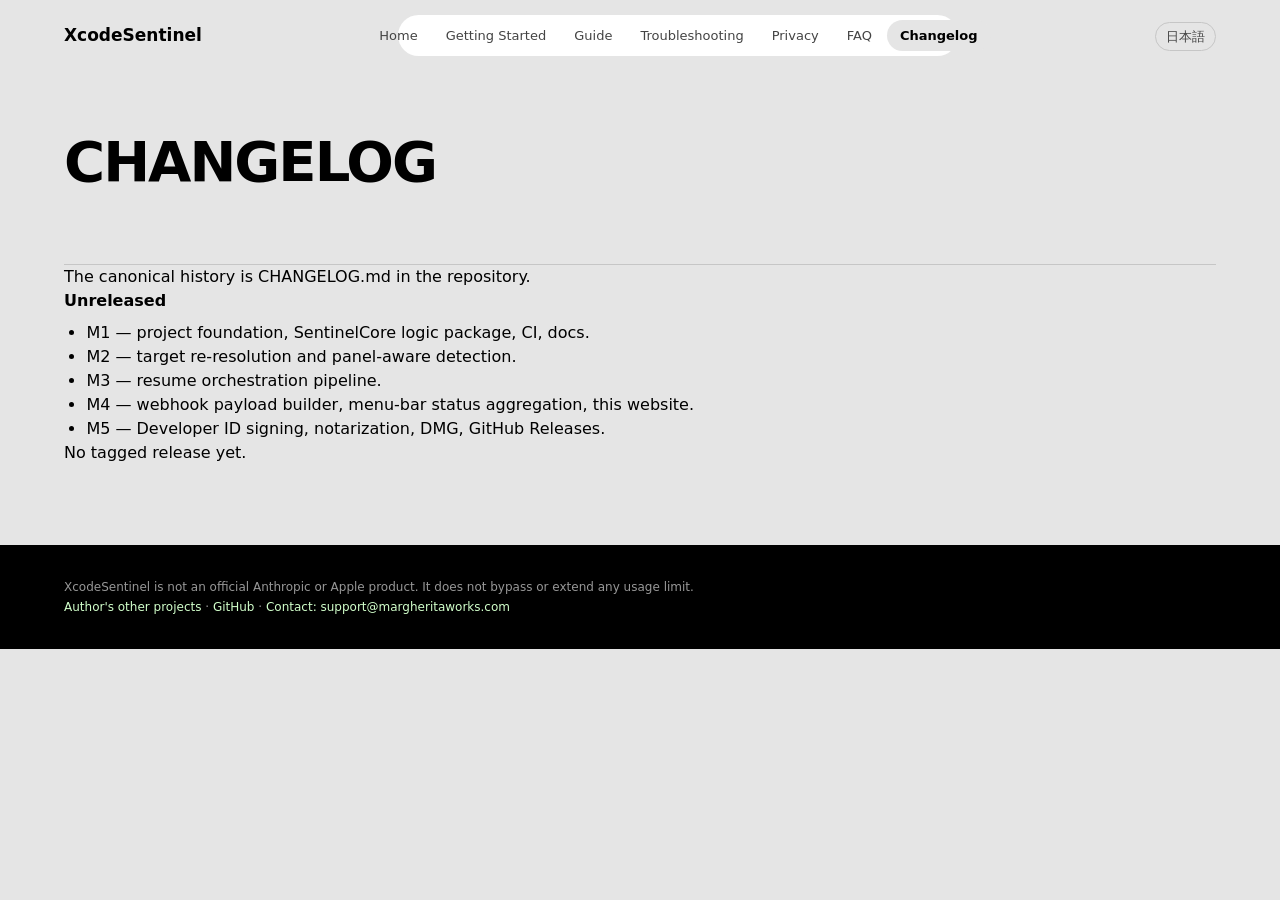
<file: docs/site/en/changelog.html>
<!DOCTYPE html>
<html lang="en">
  <head>
    <meta charset="utf-8" />
    <meta name="viewport" content="width=device-width, initial-scale=1" />
    <title>Changelog — XcodeSentinel</title>
    <meta name="description" content="Release history for XcodeSentinel." />
    <link rel="canonical" href="https://xcode-sentinel.margheritaworks.com/en/changelog.html" />
    <link rel="alternate" hreflang="en" href="https://xcode-sentinel.margheritaworks.com/en/changelog.html" />
    <link rel="alternate" hreflang="ja" href="https://xcode-sentinel.margheritaworks.com/ja/changelog.html" />
    <link rel="alternate" hreflang="x-default" href="https://xcode-sentinel.margheritaworks.com/en/changelog.html" />
    <meta property="og:type" content="website" />
    <meta property="og:site_name" content="XcodeSentinel" />
    <meta property="og:title" content="changelog — XcodeSentinel" />
    <meta property="og:description" content="Resume a stalled Claude session in Xcode, automatically." />
    <meta property="og:url" content="https://xcode-sentinel.margheritaworks.com/en/changelog.html" />
    <meta property="og:image" content="https://xcode-sentinel.margheritaworks.com/assets/og-image.png" />
    <meta name="twitter:card" content="summary_large_image" />
    <link rel="icon" href="../assets/favicon.svg" />
    <link rel="stylesheet" href="../assets/style.css" />
  </head>
  <body>
    <a class="skip" href="#main">Skip to content</a>
    <header id="site-header" class="site-header">
      <div class="wrap">
        <a class="brand" href="./">XcodeSentinel</a>
        <nav>
          <a href="./">Home</a>
        </nav>
        <span class="lang-switch"><a href="../ja/changelog.html">日本語</a></span>
      </div>
    </header>
    <main id="main">
      <div class="site-body">
        <div class="wrap">
          <section class="page-header">
            <h1 data-i18n="changelog.heading">Changelog</h1>
          </section>
          <div data-i18n-html="changelog.body"></div>
        </div>
      </div>
    </main>
    <footer id="site-footer" class="site-footer">
      <div class="wrap"><p>XcodeSentinel is not an official Anthropic or Apple product.</p></div>
    </footer>
    <script src="../assets/site.js"></script>
  </body>
</html>
</file>
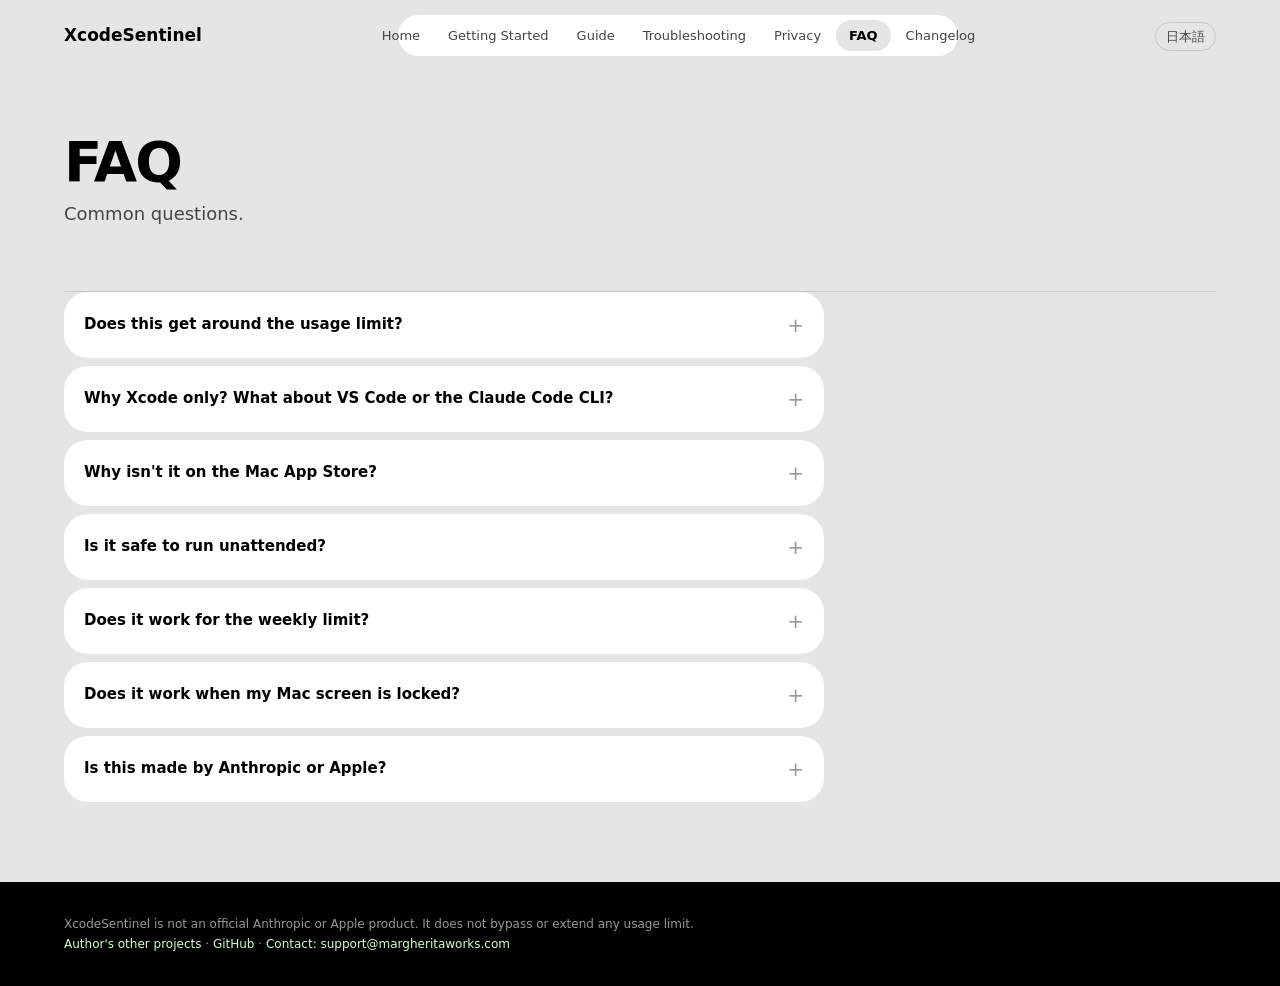
<file: docs/site/en/faq.html>
<!DOCTYPE html>
<html lang="en">
  <head>
    <meta charset="utf-8" />
    <meta name="viewport" content="width=device-width, initial-scale=1" />
    <title>FAQ — XcodeSentinel</title>
    <meta name="description" content="Common questions about XcodeSentinel: scope, usage limits, App Store distribution, safety, and screen lock behavior." />
    <link rel="canonical" href="https://xcode-sentinel.margheritaworks.com/en/faq.html" />
    <link rel="alternate" hreflang="en" href="https://xcode-sentinel.margheritaworks.com/en/faq.html" />
    <link rel="alternate" hreflang="ja" href="https://xcode-sentinel.margheritaworks.com/ja/faq.html" />
    <link rel="alternate" hreflang="x-default" href="https://xcode-sentinel.margheritaworks.com/en/faq.html" />
    <meta property="og:type" content="website" />
    <meta property="og:site_name" content="XcodeSentinel" />
    <meta property="og:title" content="faq — XcodeSentinel" />
    <meta property="og:description" content="Resume a stalled Claude session in Xcode, automatically." />
    <meta property="og:url" content="https://xcode-sentinel.margheritaworks.com/en/faq.html" />
    <meta property="og:image" content="https://xcode-sentinel.margheritaworks.com/assets/og-image.png" />
    <meta name="twitter:card" content="summary_large_image" />
    <link rel="icon" href="../assets/favicon.svg" />
    <link rel="stylesheet" href="../assets/style.css" />
  </head>
  <body>
    <a class="skip" href="#main">Skip to content</a>
    <header id="site-header" class="site-header">
      <div class="wrap">
        <a class="brand" href="./">XcodeSentinel</a>
        <nav>
          <a href="./">Home</a>
        </nav>
        <span class="lang-switch"><a href="../ja/faq.html">日本語</a></span>
      </div>
    </header>
    <main id="main">
      <div class="site-body">
        <div class="wrap">
          <section class="page-header">
            <h1 data-i18n="faq.heading">FAQ</h1>
            <p data-i18n="faq.headingLead">Common questions.</p>
          </section>
          <div id="faq-items">
            <!-- Populated by site.js from faq.items in en.json -->
          </div>
        </div>
      </div>
    </main>
    <footer id="site-footer" class="site-footer">
      <div class="wrap"><p>XcodeSentinel is not an official Anthropic or Apple product.</p></div>
    </footer>
    <script src="../assets/site.js"></script>
  </body>
</html>
</file>
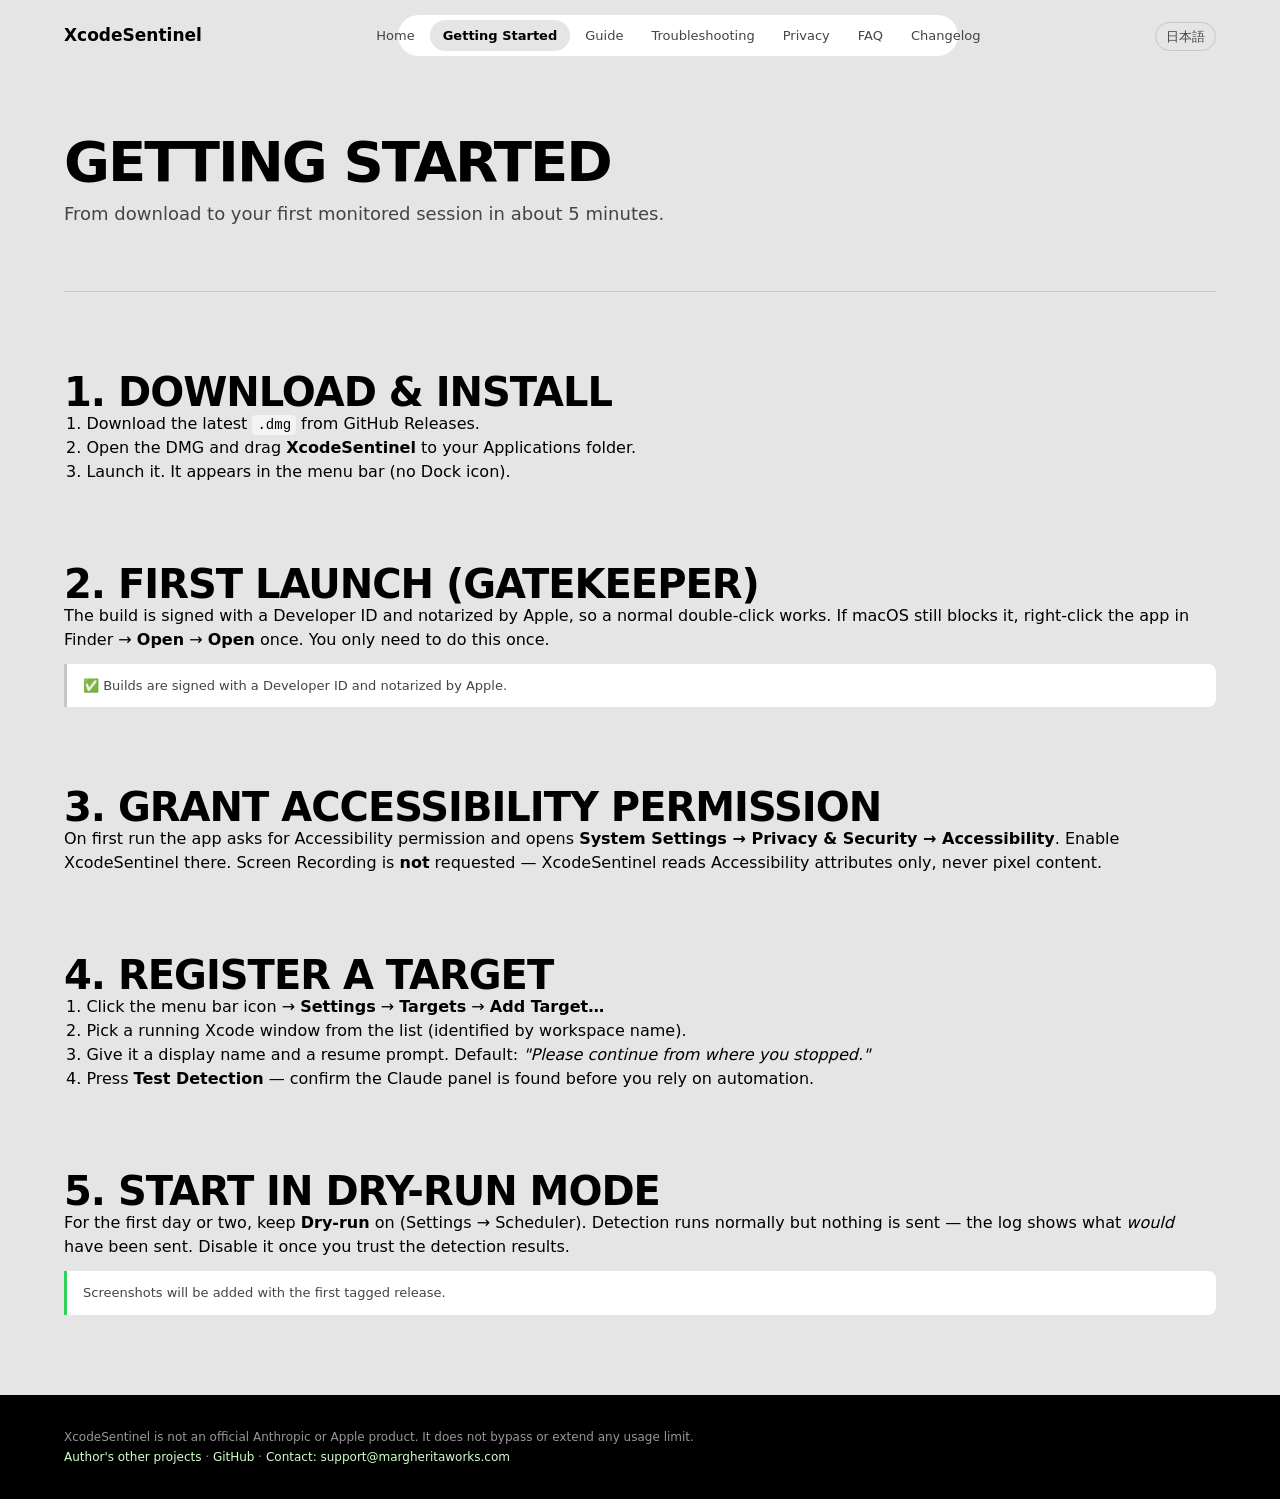
<file: docs/site/en/getting-started.html>
<!DOCTYPE html>
<html lang="en">
  <head>
    <meta charset="utf-8" />
    <meta name="viewport" content="width=device-width, initial-scale=1" />
    <title>Getting Started — XcodeSentinel</title>
    <meta name="description" content="Install XcodeSentinel and register your first Xcode target in five minutes. Download, Gatekeeper, Accessibility permission, and Dry-run explained." />
    <link rel="canonical" href="https://xcode-sentinel.margheritaworks.com/en/getting-started.html" />
    <link rel="alternate" hreflang="en" href="https://xcode-sentinel.margheritaworks.com/en/getting-started.html" />
    <link rel="alternate" hreflang="ja" href="https://xcode-sentinel.margheritaworks.com/ja/getting-started.html" />
    <link rel="alternate" hreflang="x-default" href="https://xcode-sentinel.margheritaworks.com/en/getting-started.html" />
    <meta property="og:type" content="website" />
    <meta property="og:site_name" content="XcodeSentinel" />
    <meta property="og:title" content="getting-started — XcodeSentinel" />
    <meta property="og:description" content="Resume a stalled Claude session in Xcode, automatically." />
    <meta property="og:url" content="https://xcode-sentinel.margheritaworks.com/en/getting-started.html" />
    <meta property="og:image" content="https://xcode-sentinel.margheritaworks.com/assets/og-image.png" />
    <meta name="twitter:card" content="summary_large_image" />
    <link rel="icon" href="../assets/favicon.svg" />
    <link rel="stylesheet" href="../assets/style.css" />
  </head>
  <body>
    <a class="skip" href="#main">Skip to content</a>
    <header id="site-header" class="site-header">
      <div class="wrap">
        <a class="brand" href="./">XcodeSentinel</a>
        <nav>
          <a href="./">Home</a>
        </nav>
        <span class="lang-switch"><a href="../ja/getting-started.html">日本語</a></span>
      </div>
    </header>
    <main id="main">
      <div class="site-body">
        <div class="wrap">
          <section class="page-header">
            <h1 data-i18n="gettingStarted.heading">Getting Started</h1>
            <p data-i18n="gettingStarted.headingLead">From download to your first monitored session in about 5 minutes.</p>
          </section>
          <h2 data-i18n="gettingStarted.installTitle"></h2>
          <div data-i18n-html="gettingStarted.installBody"></div>
          <h2 data-i18n="gettingStarted.gatekeeperTitle"></h2>
          <div data-i18n-html="gettingStarted.gatekeeperBody"></div>
          <p class="note" data-i18n="common.signed"></p>
          <h2 data-i18n="gettingStarted.permissionTitle"></h2>
          <div data-i18n-html="gettingStarted.permissionBody"></div>
          <h2 data-i18n="gettingStarted.targetTitle"></h2>
          <div data-i18n-html="gettingStarted.targetBody"></div>
          <h2 data-i18n="gettingStarted.dryRunTitle"></h2>
          <div data-i18n-html="gettingStarted.dryRunBody"></div>
          <p class="note note-ok" data-i18n="gettingStarted.screenshotsNote"></p>
        </div>
      </div>
    </main>
    <footer id="site-footer" class="site-footer">
      <div class="wrap"><p>XcodeSentinel is not an official Anthropic or Apple product.</p></div>
    </footer>
    <script src="../assets/site.js"></script>
  </body>
</html>
</file>
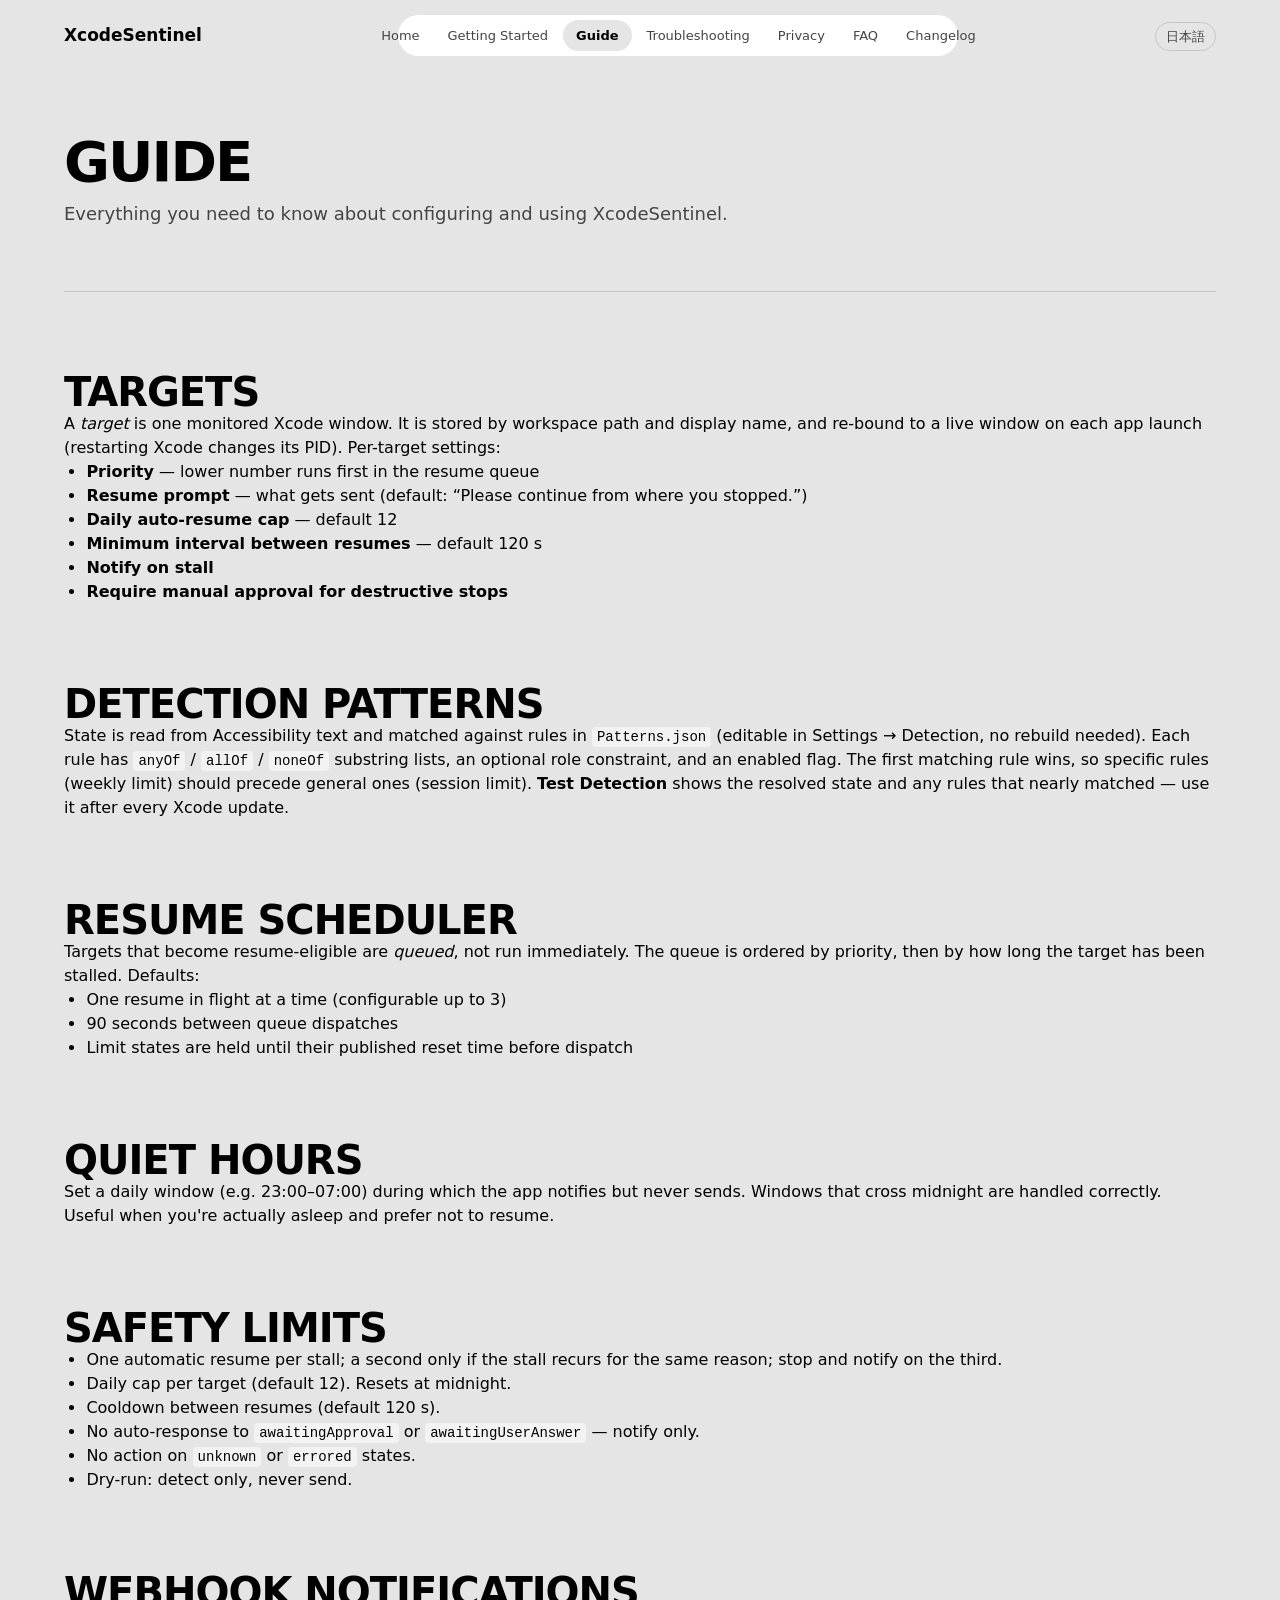
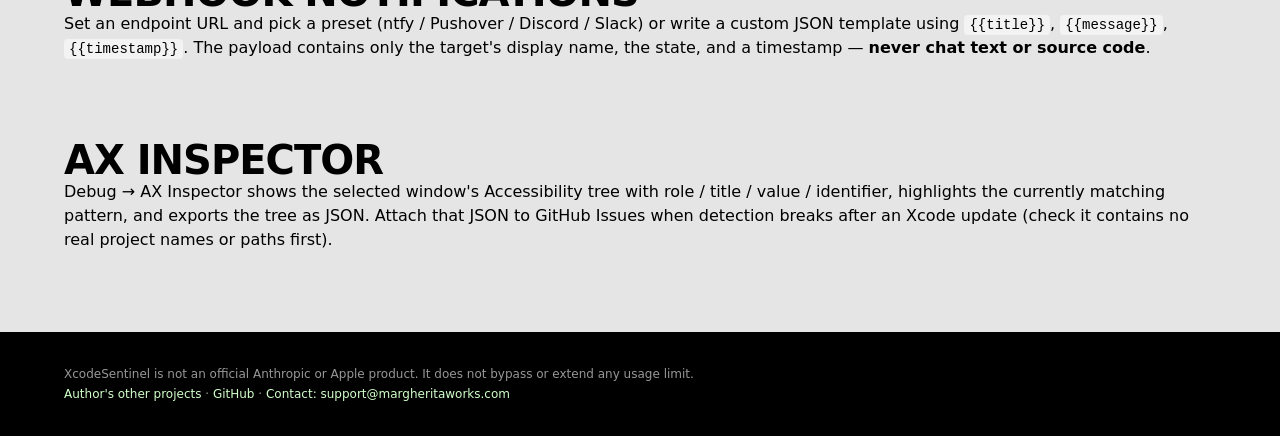
<file: docs/site/en/guide.html>
<!DOCTYPE html>
<html lang="en">
  <head>
    <meta charset="utf-8" />
    <meta name="viewport" content="width=device-width, initial-scale=1" />
    <title>Guide — XcodeSentinel</title>
    <meta name="description" content="All features: targets, detection patterns, the resume scheduler, Quiet Hours, safety limits, and webhook notifications." />
    <link rel="canonical" href="https://xcode-sentinel.margheritaworks.com/en/guide.html" />
    <link rel="alternate" hreflang="en" href="https://xcode-sentinel.margheritaworks.com/en/guide.html" />
    <link rel="alternate" hreflang="ja" href="https://xcode-sentinel.margheritaworks.com/ja/guide.html" />
    <link rel="alternate" hreflang="x-default" href="https://xcode-sentinel.margheritaworks.com/en/guide.html" />
    <meta property="og:type" content="website" />
    <meta property="og:site_name" content="XcodeSentinel" />
    <meta property="og:title" content="guide — XcodeSentinel" />
    <meta property="og:description" content="Resume a stalled Claude session in Xcode, automatically." />
    <meta property="og:url" content="https://xcode-sentinel.margheritaworks.com/en/guide.html" />
    <meta property="og:image" content="https://xcode-sentinel.margheritaworks.com/assets/og-image.png" />
    <meta name="twitter:card" content="summary_large_image" />
    <link rel="icon" href="../assets/favicon.svg" />
    <link rel="stylesheet" href="../assets/style.css" />
  </head>
  <body>
    <a class="skip" href="#main">Skip to content</a>
    <header id="site-header" class="site-header">
      <div class="wrap">
        <a class="brand" href="./">XcodeSentinel</a>
        <nav>
          <a href="./">Home</a>
        </nav>
        <span class="lang-switch"><a href="../ja/guide.html">日本語</a></span>
      </div>
    </header>
    <main id="main">
      <div class="site-body">
        <div class="wrap">
          <section class="page-header">
            <h1 data-i18n="guide.heading">Guide</h1>
            <p data-i18n="guide.headingLead">Everything you need to know about configuring and using XcodeSentinel.</p>
          </section>
          <h2 data-i18n="guide.targetsTitle"></h2>
          <div data-i18n-html="guide.targetsBody"></div>
          <h2 data-i18n="guide.detectionTitle"></h2>
          <div data-i18n-html="guide.detectionBody"></div>
          <h2 data-i18n="guide.schedulerTitle"></h2>
          <div data-i18n-html="guide.schedulerBody"></div>
          <h2 data-i18n="guide.quietHoursTitle"></h2>
          <div data-i18n-html="guide.quietHoursBody"></div>
          <h2 data-i18n="guide.safetyTitle"></h2>
          <div data-i18n-html="guide.safetyBody"></div>
          <h2 data-i18n="guide.webhookTitle"></h2>
          <div data-i18n-html="guide.webhookBody"></div>
          <h2 data-i18n="guide.axInspectorTitle"></h2>
          <div data-i18n-html="guide.axInspectorBody"></div>
        </div>
      </div>
    </main>
    <footer id="site-footer" class="site-footer">
      <div class="wrap"><p>XcodeSentinel is not an official Anthropic or Apple product.</p></div>
    </footer>
    <script src="../assets/site.js"></script>
  </body>
</html>
</file>
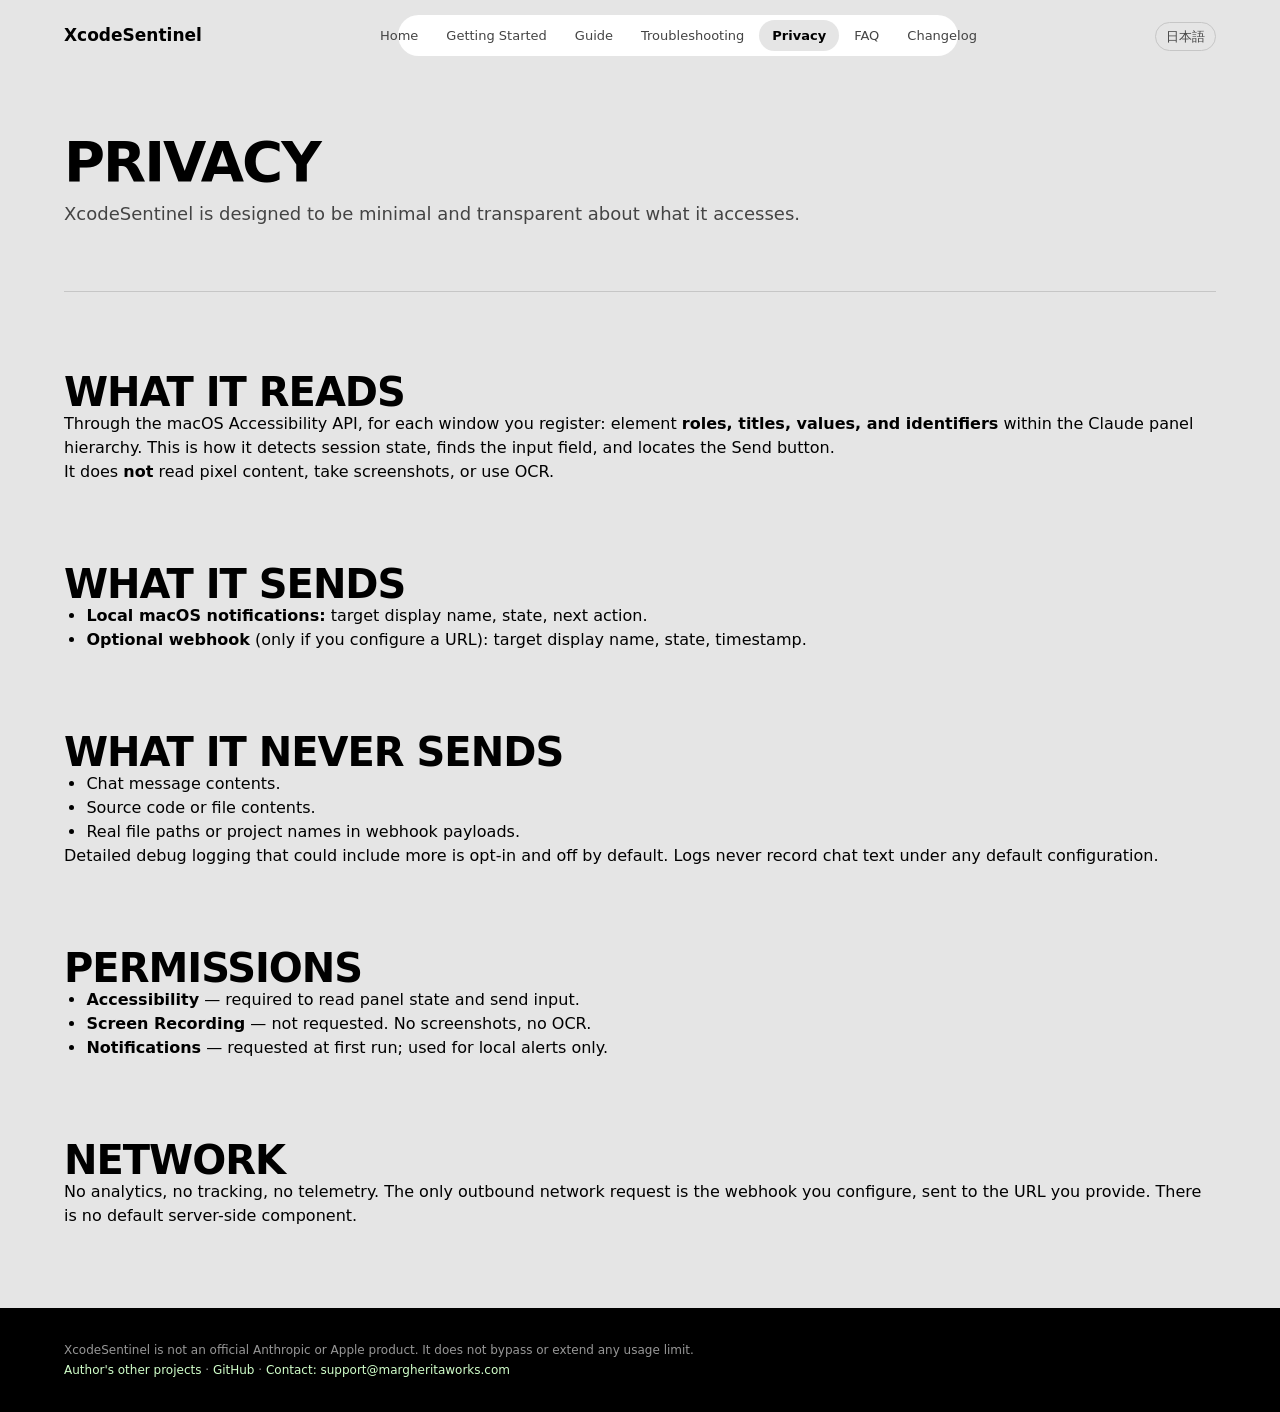
<file: docs/site/en/privacy.html>
<!DOCTYPE html>
<html lang="en">
  <head>
    <meta charset="utf-8" />
    <meta name="viewport" content="width=device-width, initial-scale=1" />
    <title>Privacy — XcodeSentinel</title>
    <meta name="description" content="What XcodeSentinel reads via the Accessibility API, what it sends, and what it never sends." />
    <link rel="canonical" href="https://xcode-sentinel.margheritaworks.com/en/privacy.html" />
    <link rel="alternate" hreflang="en" href="https://xcode-sentinel.margheritaworks.com/en/privacy.html" />
    <link rel="alternate" hreflang="ja" href="https://xcode-sentinel.margheritaworks.com/ja/privacy.html" />
    <link rel="alternate" hreflang="x-default" href="https://xcode-sentinel.margheritaworks.com/en/privacy.html" />
    <meta property="og:type" content="website" />
    <meta property="og:site_name" content="XcodeSentinel" />
    <meta property="og:title" content="privacy — XcodeSentinel" />
    <meta property="og:description" content="Resume a stalled Claude session in Xcode, automatically." />
    <meta property="og:url" content="https://xcode-sentinel.margheritaworks.com/en/privacy.html" />
    <meta property="og:image" content="https://xcode-sentinel.margheritaworks.com/assets/og-image.png" />
    <meta name="twitter:card" content="summary_large_image" />
    <link rel="icon" href="../assets/favicon.svg" />
    <link rel="stylesheet" href="../assets/style.css" />
  </head>
  <body>
    <a class="skip" href="#main">Skip to content</a>
    <header id="site-header" class="site-header">
      <div class="wrap">
        <a class="brand" href="./">XcodeSentinel</a>
        <nav>
          <a href="./">Home</a>
        </nav>
        <span class="lang-switch"><a href="../ja/privacy.html">日本語</a></span>
      </div>
    </header>
    <main id="main">
      <div class="site-body">
        <div class="wrap">
          <section class="page-header">
            <h1 data-i18n="privacy.heading">Privacy</h1>
            <p data-i18n="privacy.headingLead">XcodeSentinel is designed to be minimal and transparent about what it accesses.</p>
          </section>
          <h2 data-i18n="privacy.readsTitle"></h2>
          <div data-i18n-html="privacy.readsBody"></div>
          <h2 data-i18n="privacy.sendsTitle"></h2>
          <div data-i18n-html="privacy.sendsBody"></div>
          <h2 data-i18n="privacy.neverTitle"></h2>
          <div data-i18n-html="privacy.neverBody"></div>
          <h2 data-i18n="privacy.permsTitle"></h2>
          <div data-i18n-html="privacy.permsBody"></div>
          <h2 data-i18n="privacy.networkTitle"></h2>
          <div data-i18n-html="privacy.networkBody"></div>
        </div>
      </div>
    </main>
    <footer id="site-footer" class="site-footer">
      <div class="wrap"><p>XcodeSentinel is not an official Anthropic or Apple product.</p></div>
    </footer>
    <script src="../assets/site.js"></script>
  </body>
</html>
</file>
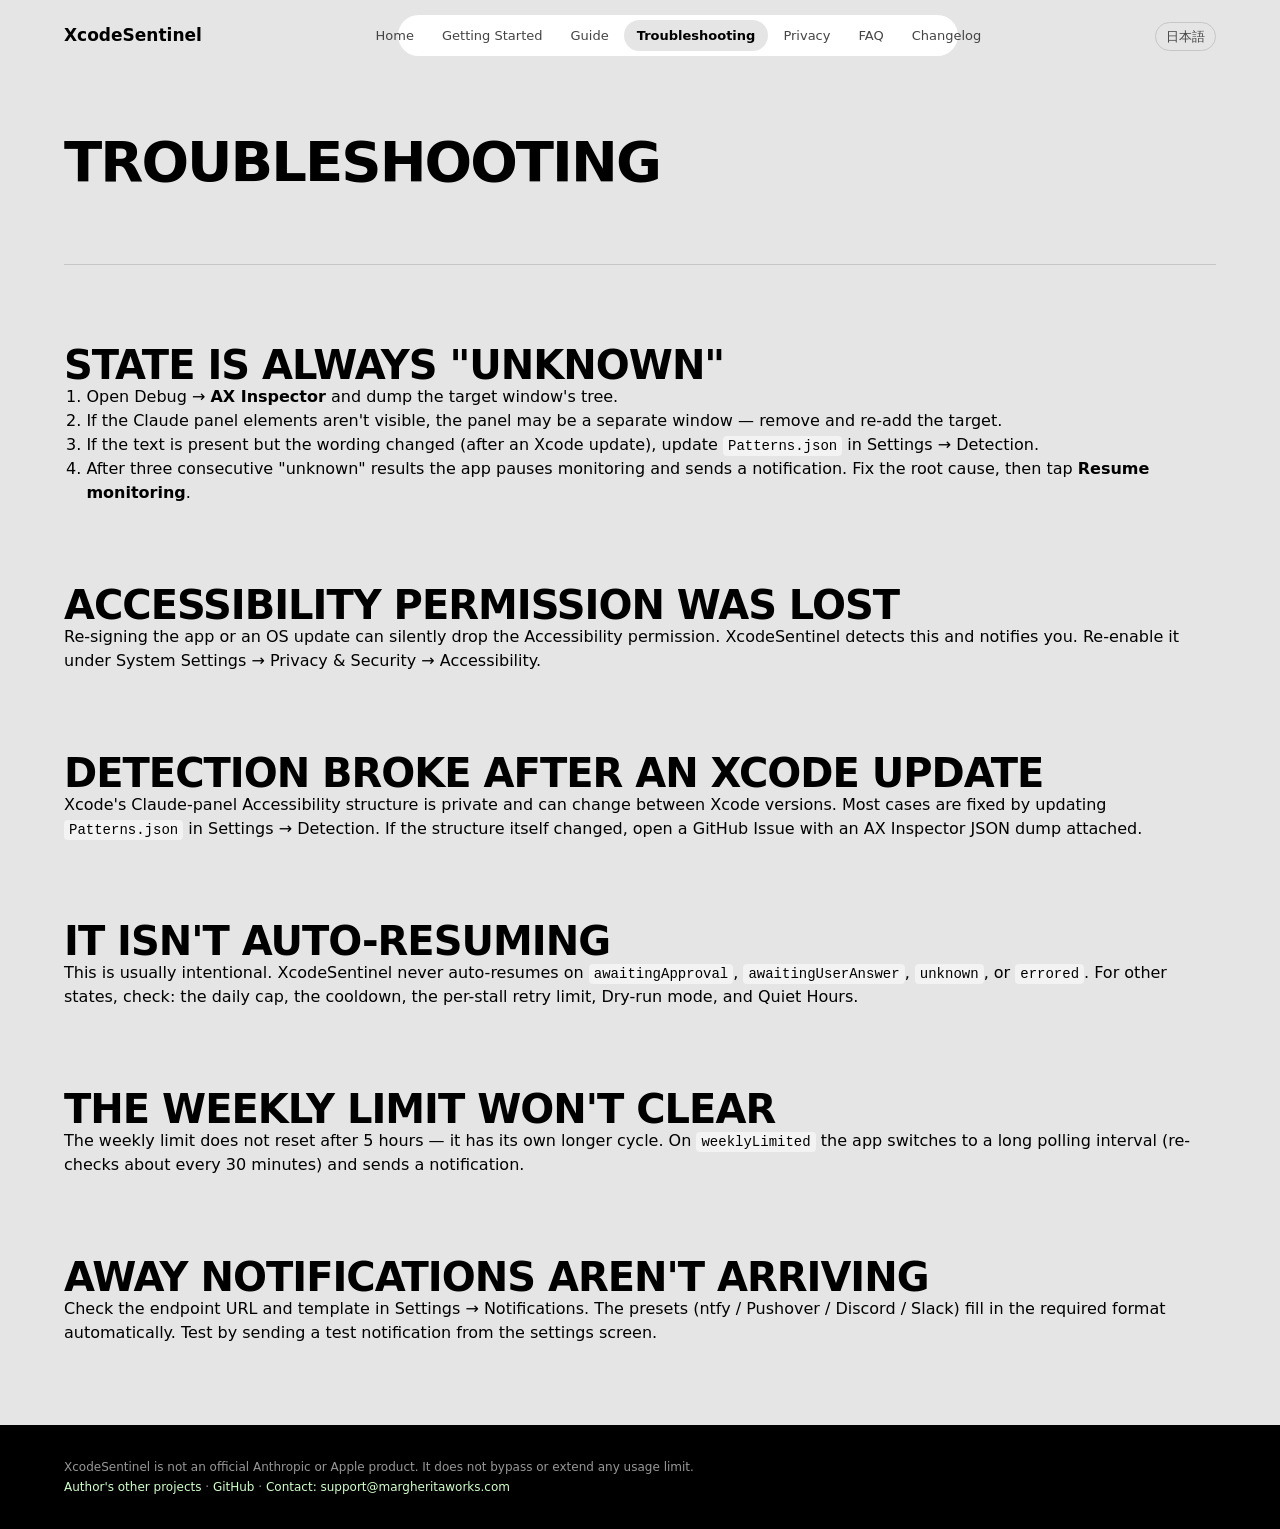
<file: docs/site/en/troubleshooting.html>
<!DOCTYPE html>
<html lang="en">
  <head>
    <meta charset="utf-8" />
    <meta name="viewport" content="width=device-width, initial-scale=1" />
    <title>Troubleshooting — XcodeSentinel</title>
    <meta name="description" content="Detection failures, lost Accessibility permission, Xcode updates, and using the AX Inspector to diagnose issues." />
    <link rel="canonical" href="https://xcode-sentinel.margheritaworks.com/en/troubleshooting.html" />
    <link rel="alternate" hreflang="en" href="https://xcode-sentinel.margheritaworks.com/en/troubleshooting.html" />
    <link rel="alternate" hreflang="ja" href="https://xcode-sentinel.margheritaworks.com/ja/troubleshooting.html" />
    <link rel="alternate" hreflang="x-default" href="https://xcode-sentinel.margheritaworks.com/en/troubleshooting.html" />
    <meta property="og:type" content="website" />
    <meta property="og:site_name" content="XcodeSentinel" />
    <meta property="og:title" content="troubleshooting — XcodeSentinel" />
    <meta property="og:description" content="Resume a stalled Claude session in Xcode, automatically." />
    <meta property="og:url" content="https://xcode-sentinel.margheritaworks.com/en/troubleshooting.html" />
    <meta property="og:image" content="https://xcode-sentinel.margheritaworks.com/assets/og-image.png" />
    <meta name="twitter:card" content="summary_large_image" />
    <link rel="icon" href="../assets/favicon.svg" />
    <link rel="stylesheet" href="../assets/style.css" />
  </head>
  <body>
    <a class="skip" href="#main">Skip to content</a>
    <header id="site-header" class="site-header">
      <div class="wrap">
        <a class="brand" href="./">XcodeSentinel</a>
        <nav>
          <a href="./">Home</a>
        </nav>
        <span class="lang-switch"><a href="../ja/troubleshooting.html">日本語</a></span>
      </div>
    </header>
    <main id="main">
      <div class="site-body">
        <div class="wrap">
          <section class="page-header">
            <h1 data-i18n="troubleshooting.heading">Troubleshooting</h1>
          </section>
          <h2 data-i18n="troubleshooting.detectionTitle"></h2>
          <div data-i18n-html="troubleshooting.detectionBody"></div>
          <h2 data-i18n="troubleshooting.permissionTitle"></h2>
          <div data-i18n-html="troubleshooting.permissionBody"></div>
          <h2 data-i18n="troubleshooting.xcodeTitle"></h2>
          <div data-i18n-html="troubleshooting.xcodeBody"></div>
          <h2 data-i18n="troubleshooting.noResumeTitle"></h2>
          <div data-i18n-html="troubleshooting.noResumeBody"></div>
          <h2 data-i18n="troubleshooting.weeklyTitle"></h2>
          <div data-i18n-html="troubleshooting.weeklyBody"></div>
          <h2 data-i18n="troubleshooting.webhookTitle"></h2>
          <div data-i18n-html="troubleshooting.webhookBody"></div>
        </div>
      </div>
    </main>
    <footer id="site-footer" class="site-footer">
      <div class="wrap"><p>XcodeSentinel is not an official Anthropic or Apple product.</p></div>
    </footer>
    <script src="../assets/site.js"></script>
  </body>
</html>
</file>
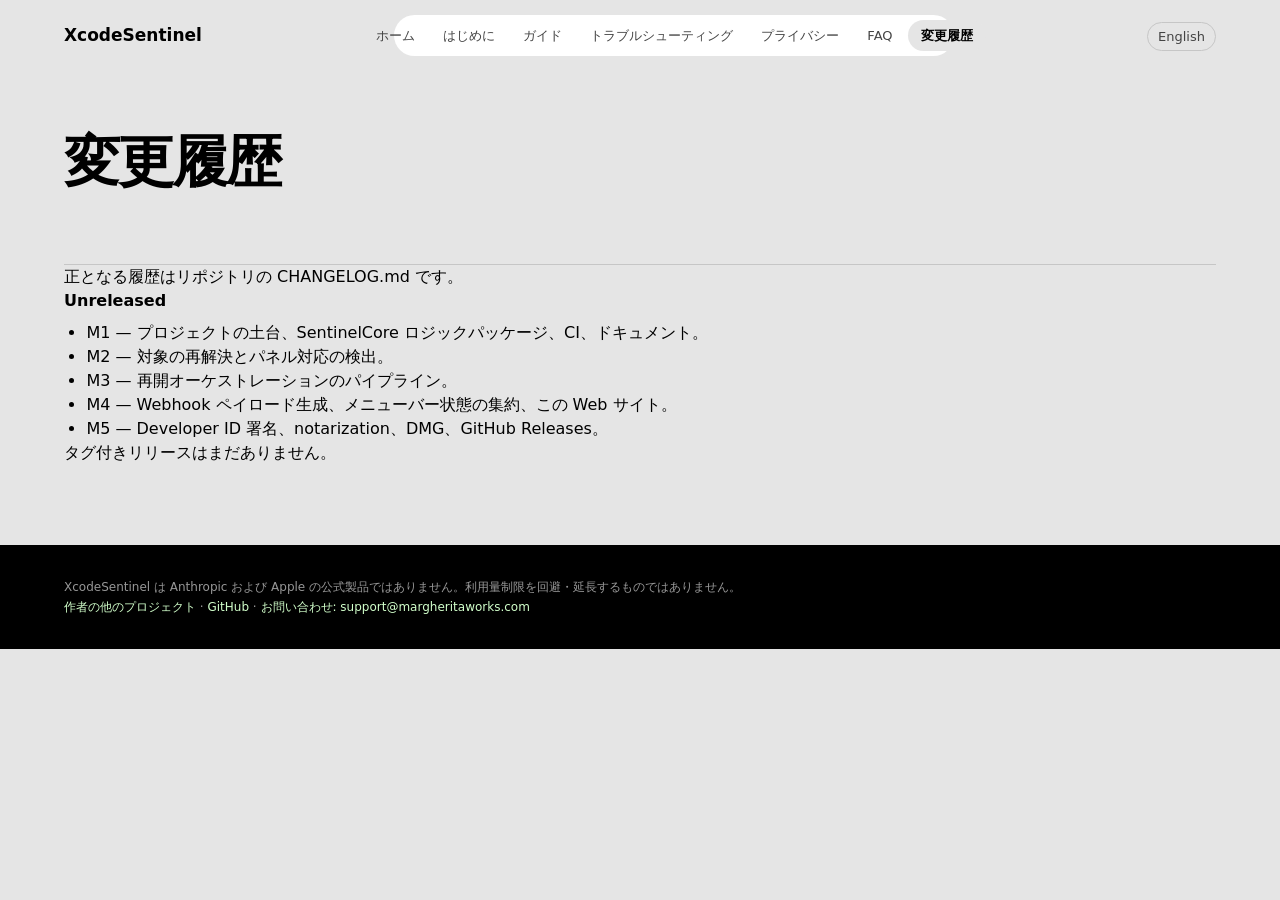
<file: docs/site/ja/changelog.html>
<!DOCTYPE html>
<html lang="ja">
  <head>
    <meta charset="utf-8" />
    <meta name="viewport" content="width=device-width, initial-scale=1" />
    <title>変更履歴 — XcodeSentinel</title>
    <meta name="description" content="XcodeSentinel のリリース履歴。" />
    <link rel="canonical" href="https://xcode-sentinel.margheritaworks.com/ja/changelog.html" />
    <link rel="alternate" hreflang="ja" href="https://xcode-sentinel.margheritaworks.com/ja/changelog.html" />
    <link rel="alternate" hreflang="en" href="https://xcode-sentinel.margheritaworks.com/en/changelog.html" />
    <link rel="alternate" hreflang="x-default" href="https://xcode-sentinel.margheritaworks.com/en/changelog.html" />
    <meta property="og:type" content="website" />
    <meta property="og:site_name" content="XcodeSentinel" />
    <meta property="og:title" content="changelog — XcodeSentinel" />
    <meta property="og:description" content="Resume a stalled Claude session in Xcode, automatically." />
    <meta property="og:url" content="https://xcode-sentinel.margheritaworks.com/ja/changelog.html" />
    <meta property="og:image" content="https://xcode-sentinel.margheritaworks.com/assets/og-image.png" />
    <meta name="twitter:card" content="summary_large_image" />
    <link rel="icon" href="../assets/favicon.svg" />
    <link rel="stylesheet" href="../assets/style.css" />
  </head>
  <body>
    <a class="skip" href="#main">Skip to content</a>
    <header id="site-header" class="site-header">
      <div class="wrap">
        <a class="brand" href="./">XcodeSentinel</a>
        <nav>
          <a href="./">Home</a>
        </nav>
        <span class="lang-switch"><a href="../en/changelog.html">English</a></span>
      </div>
    </header>
    <main id="main">
      <div class="site-body">
        <div class="wrap">
          <section class="page-header">
            <h1 data-i18n="changelog.heading">変更履歴</h1>
          </section>
          <div data-i18n-html="changelog.body"></div>
        </div>
      </div>
    </main>
    <footer id="site-footer" class="site-footer">
      <div class="wrap"><p>XcodeSentinel is not an official Anthropic or Apple product.</p></div>
    </footer>
    <script src="../assets/site.js"></script>
  </body>
</html>
</file>
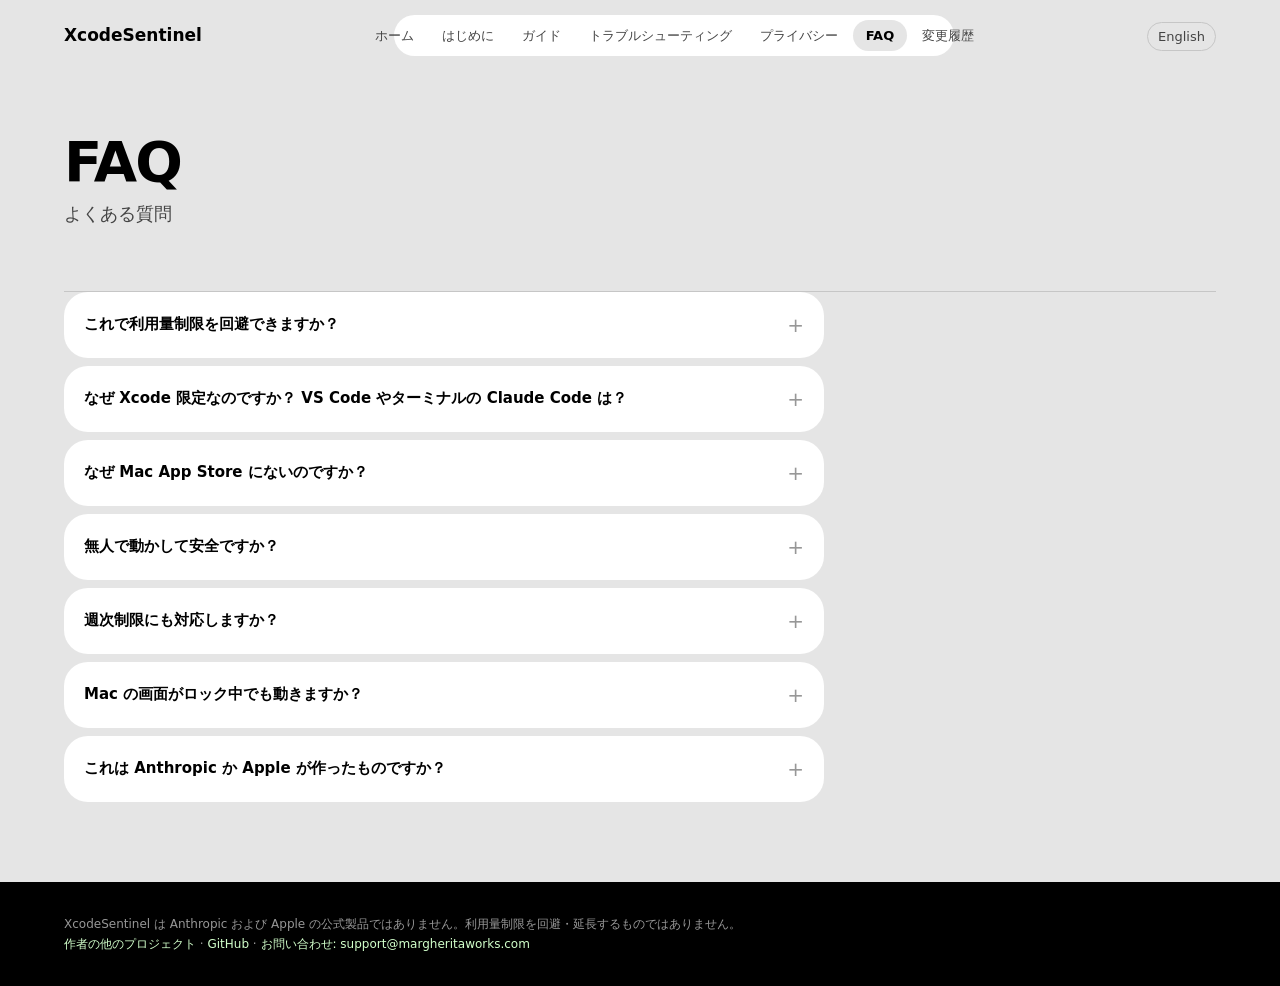
<file: docs/site/ja/faq.html>
<!DOCTYPE html>
<html lang="ja">
  <head>
    <meta charset="utf-8" />
    <meta name="viewport" content="width=device-width, initial-scale=1" />
    <title>FAQ — XcodeSentinel</title>
    <meta name="description" content="スコープ・利用量制限・App Store 配布・安全性・ロック画面の動作についてのよくある質問。" />
    <link rel="canonical" href="https://xcode-sentinel.margheritaworks.com/ja/faq.html" />
    <link rel="alternate" hreflang="ja" href="https://xcode-sentinel.margheritaworks.com/ja/faq.html" />
    <link rel="alternate" hreflang="en" href="https://xcode-sentinel.margheritaworks.com/en/faq.html" />
    <link rel="alternate" hreflang="x-default" href="https://xcode-sentinel.margheritaworks.com/en/faq.html" />
    <meta property="og:type" content="website" />
    <meta property="og:site_name" content="XcodeSentinel" />
    <meta property="og:title" content="faq — XcodeSentinel" />
    <meta property="og:description" content="Resume a stalled Claude session in Xcode, automatically." />
    <meta property="og:url" content="https://xcode-sentinel.margheritaworks.com/ja/faq.html" />
    <meta property="og:image" content="https://xcode-sentinel.margheritaworks.com/assets/og-image.png" />
    <meta name="twitter:card" content="summary_large_image" />
    <link rel="icon" href="../assets/favicon.svg" />
    <link rel="stylesheet" href="../assets/style.css" />
  </head>
  <body>
    <a class="skip" href="#main">Skip to content</a>
    <header id="site-header" class="site-header">
      <div class="wrap">
        <a class="brand" href="./">XcodeSentinel</a>
        <nav>
          <a href="./">Home</a>
        </nav>
        <span class="lang-switch"><a href="../en/faq.html">English</a></span>
      </div>
    </header>
    <main id="main">
      <div class="site-body">
        <div class="wrap">
          <section class="page-header">
            <h1 data-i18n="faq.heading">FAQ</h1>
            <p data-i18n="faq.headingLead">よくある質問</p>
          </section>
          <div id="faq-items">
            <!-- Populated by site.js from faq.items in ja.json -->
          </div>
        </div>
      </div>
    </main>
    <footer id="site-footer" class="site-footer">
      <div class="wrap"><p>XcodeSentinel is not an official Anthropic or Apple product.</p></div>
    </footer>
    <script src="../assets/site.js"></script>
  </body>
</html>
</file>
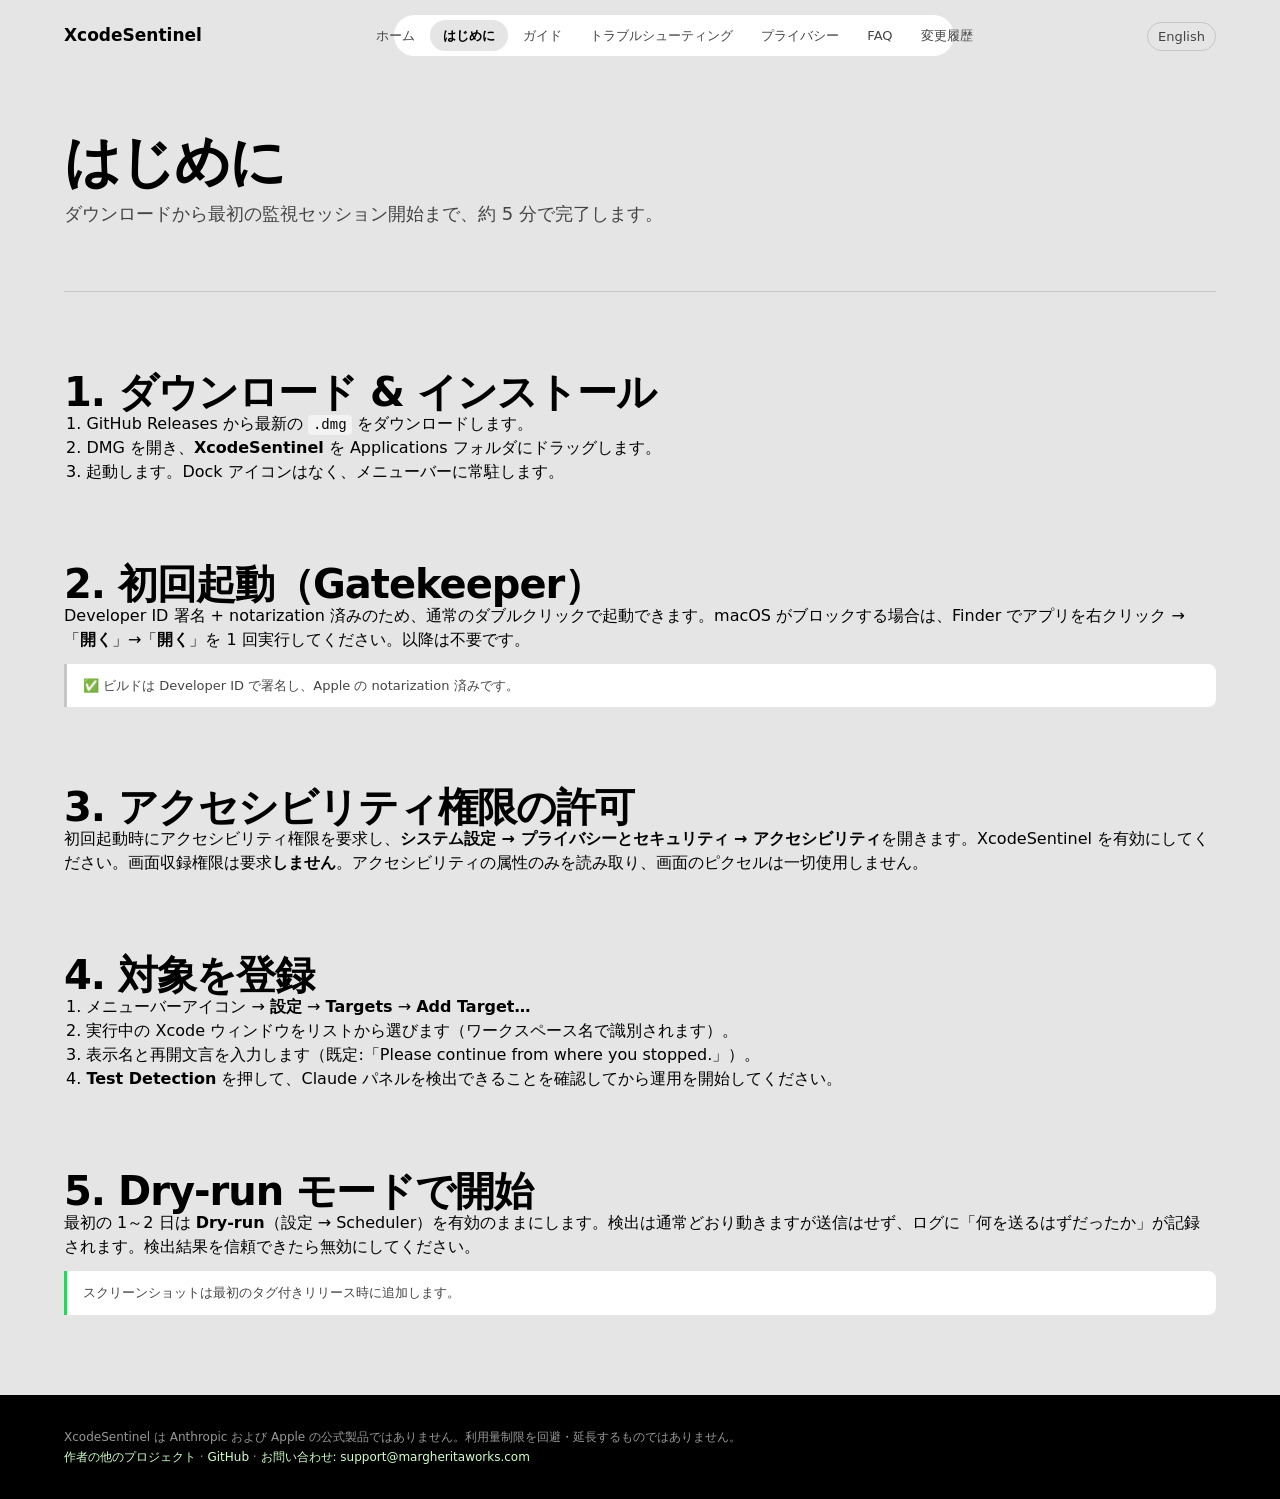
<file: docs/site/ja/getting-started.html>
<!DOCTYPE html>
<html lang="ja">
  <head>
    <meta charset="utf-8" />
    <meta name="viewport" content="width=device-width, initial-scale=1" />
    <title>はじめに — XcodeSentinel</title>
    <meta name="description" content="XcodeSentinel をインストールし、5 分で最初の Xcode 対象を登録する手順。ダウンロード、Gatekeeper、アクセシビリティ権限、Dry-run を解説。" />
    <link rel="canonical" href="https://xcode-sentinel.margheritaworks.com/ja/getting-started.html" />
    <link rel="alternate" hreflang="ja" href="https://xcode-sentinel.margheritaworks.com/ja/getting-started.html" />
    <link rel="alternate" hreflang="en" href="https://xcode-sentinel.margheritaworks.com/en/getting-started.html" />
    <link rel="alternate" hreflang="x-default" href="https://xcode-sentinel.margheritaworks.com/en/getting-started.html" />
    <meta property="og:type" content="website" />
    <meta property="og:site_name" content="XcodeSentinel" />
    <meta property="og:title" content="getting-started — XcodeSentinel" />
    <meta property="og:description" content="Resume a stalled Claude session in Xcode, automatically." />
    <meta property="og:url" content="https://xcode-sentinel.margheritaworks.com/ja/getting-started.html" />
    <meta property="og:image" content="https://xcode-sentinel.margheritaworks.com/assets/og-image.png" />
    <meta name="twitter:card" content="summary_large_image" />
    <link rel="icon" href="../assets/favicon.svg" />
    <link rel="stylesheet" href="../assets/style.css" />
  </head>
  <body>
    <a class="skip" href="#main">Skip to content</a>
    <header id="site-header" class="site-header">
      <div class="wrap">
        <a class="brand" href="./">XcodeSentinel</a>
        <nav>
          <a href="./">Home</a>
        </nav>
        <span class="lang-switch"><a href="../en/getting-started.html">English</a></span>
      </div>
    </header>
    <main id="main">
      <div class="site-body">
        <div class="wrap">
          <section class="page-header">
            <h1 data-i18n="gettingStarted.heading">はじめに</h1>
            <p data-i18n="gettingStarted.headingLead">ダウンロードから最初の監視セッション開始まで、約 5 分で完了します。</p>
          </section>
          <h2 data-i18n="gettingStarted.installTitle"></h2>
          <div data-i18n-html="gettingStarted.installBody"></div>
          <h2 data-i18n="gettingStarted.gatekeeperTitle"></h2>
          <div data-i18n-html="gettingStarted.gatekeeperBody"></div>
          <p class="note" data-i18n="common.signed"></p>
          <h2 data-i18n="gettingStarted.permissionTitle"></h2>
          <div data-i18n-html="gettingStarted.permissionBody"></div>
          <h2 data-i18n="gettingStarted.targetTitle"></h2>
          <div data-i18n-html="gettingStarted.targetBody"></div>
          <h2 data-i18n="gettingStarted.dryRunTitle"></h2>
          <div data-i18n-html="gettingStarted.dryRunBody"></div>
          <p class="note note-ok" data-i18n="gettingStarted.screenshotsNote"></p>
        </div>
      </div>
    </main>
    <footer id="site-footer" class="site-footer">
      <div class="wrap"><p>XcodeSentinel is not an official Anthropic or Apple product.</p></div>
    </footer>
    <script src="../assets/site.js"></script>
  </body>
</html>
</file>
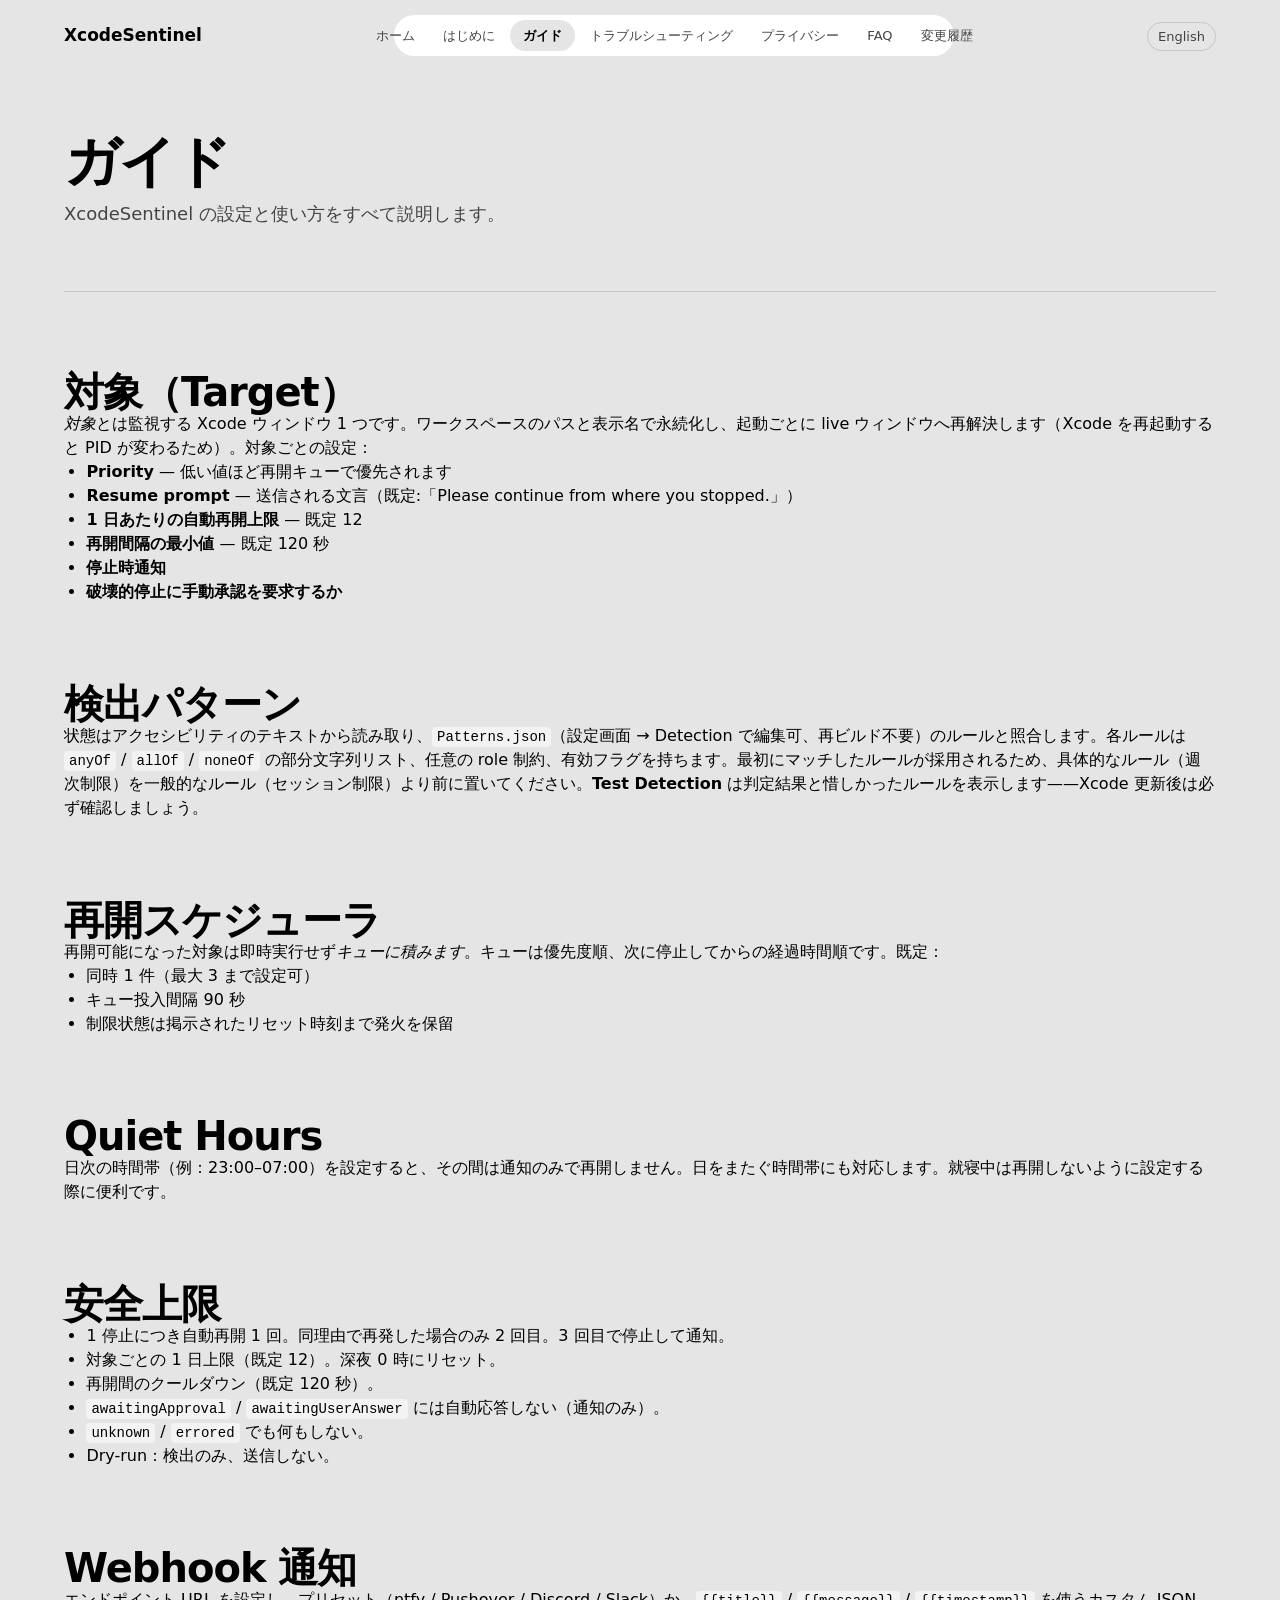
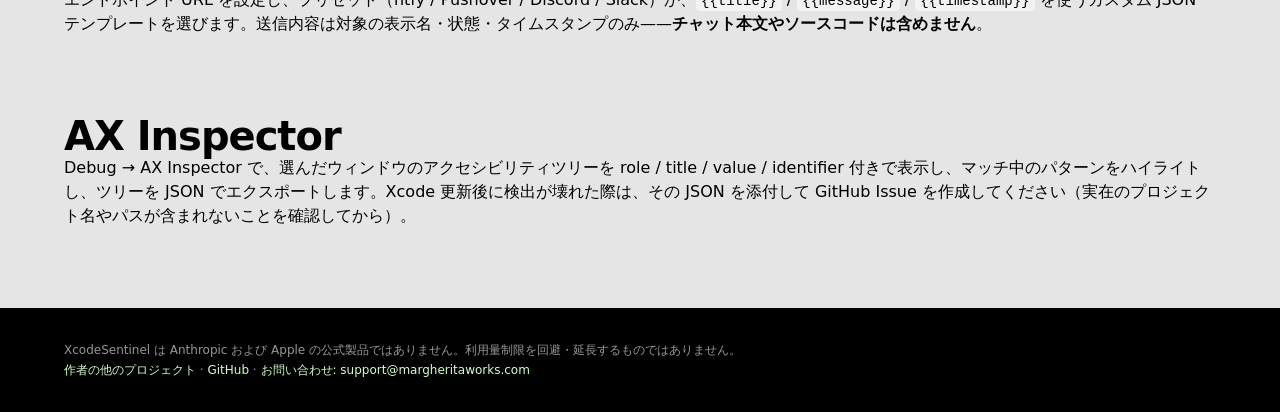
<file: docs/site/ja/guide.html>
<!DOCTYPE html>
<html lang="ja">
  <head>
    <meta charset="utf-8" />
    <meta name="viewport" content="width=device-width, initial-scale=1" />
    <title>ガイド — XcodeSentinel</title>
    <meta name="description" content="全機能の詳細：対象、検出パターン、再開スケジューラ、Quiet Hours、安全上限、Webhook 通知。" />
    <link rel="canonical" href="https://xcode-sentinel.margheritaworks.com/ja/guide.html" />
    <link rel="alternate" hreflang="ja" href="https://xcode-sentinel.margheritaworks.com/ja/guide.html" />
    <link rel="alternate" hreflang="en" href="https://xcode-sentinel.margheritaworks.com/en/guide.html" />
    <link rel="alternate" hreflang="x-default" href="https://xcode-sentinel.margheritaworks.com/en/guide.html" />
    <meta property="og:type" content="website" />
    <meta property="og:site_name" content="XcodeSentinel" />
    <meta property="og:title" content="guide — XcodeSentinel" />
    <meta property="og:description" content="Resume a stalled Claude session in Xcode, automatically." />
    <meta property="og:url" content="https://xcode-sentinel.margheritaworks.com/ja/guide.html" />
    <meta property="og:image" content="https://xcode-sentinel.margheritaworks.com/assets/og-image.png" />
    <meta name="twitter:card" content="summary_large_image" />
    <link rel="icon" href="../assets/favicon.svg" />
    <link rel="stylesheet" href="../assets/style.css" />
  </head>
  <body>
    <a class="skip" href="#main">Skip to content</a>
    <header id="site-header" class="site-header">
      <div class="wrap">
        <a class="brand" href="./">XcodeSentinel</a>
        <nav>
          <a href="./">Home</a>
        </nav>
        <span class="lang-switch"><a href="../en/guide.html">English</a></span>
      </div>
    </header>
    <main id="main">
      <div class="site-body">
        <div class="wrap">
          <section class="page-header">
            <h1 data-i18n="guide.heading">ガイド</h1>
            <p data-i18n="guide.headingLead">XcodeSentinel の設定と使い方をすべて説明します。</p>
          </section>
          <h2 data-i18n="guide.targetsTitle"></h2>
          <div data-i18n-html="guide.targetsBody"></div>
          <h2 data-i18n="guide.detectionTitle"></h2>
          <div data-i18n-html="guide.detectionBody"></div>
          <h2 data-i18n="guide.schedulerTitle"></h2>
          <div data-i18n-html="guide.schedulerBody"></div>
          <h2 data-i18n="guide.quietHoursTitle"></h2>
          <div data-i18n-html="guide.quietHoursBody"></div>
          <h2 data-i18n="guide.safetyTitle"></h2>
          <div data-i18n-html="guide.safetyBody"></div>
          <h2 data-i18n="guide.webhookTitle"></h2>
          <div data-i18n-html="guide.webhookBody"></div>
          <h2 data-i18n="guide.axInspectorTitle"></h2>
          <div data-i18n-html="guide.axInspectorBody"></div>
        </div>
      </div>
    </main>
    <footer id="site-footer" class="site-footer">
      <div class="wrap"><p>XcodeSentinel is not an official Anthropic or Apple product.</p></div>
    </footer>
    <script src="../assets/site.js"></script>
  </body>
</html>
</file>
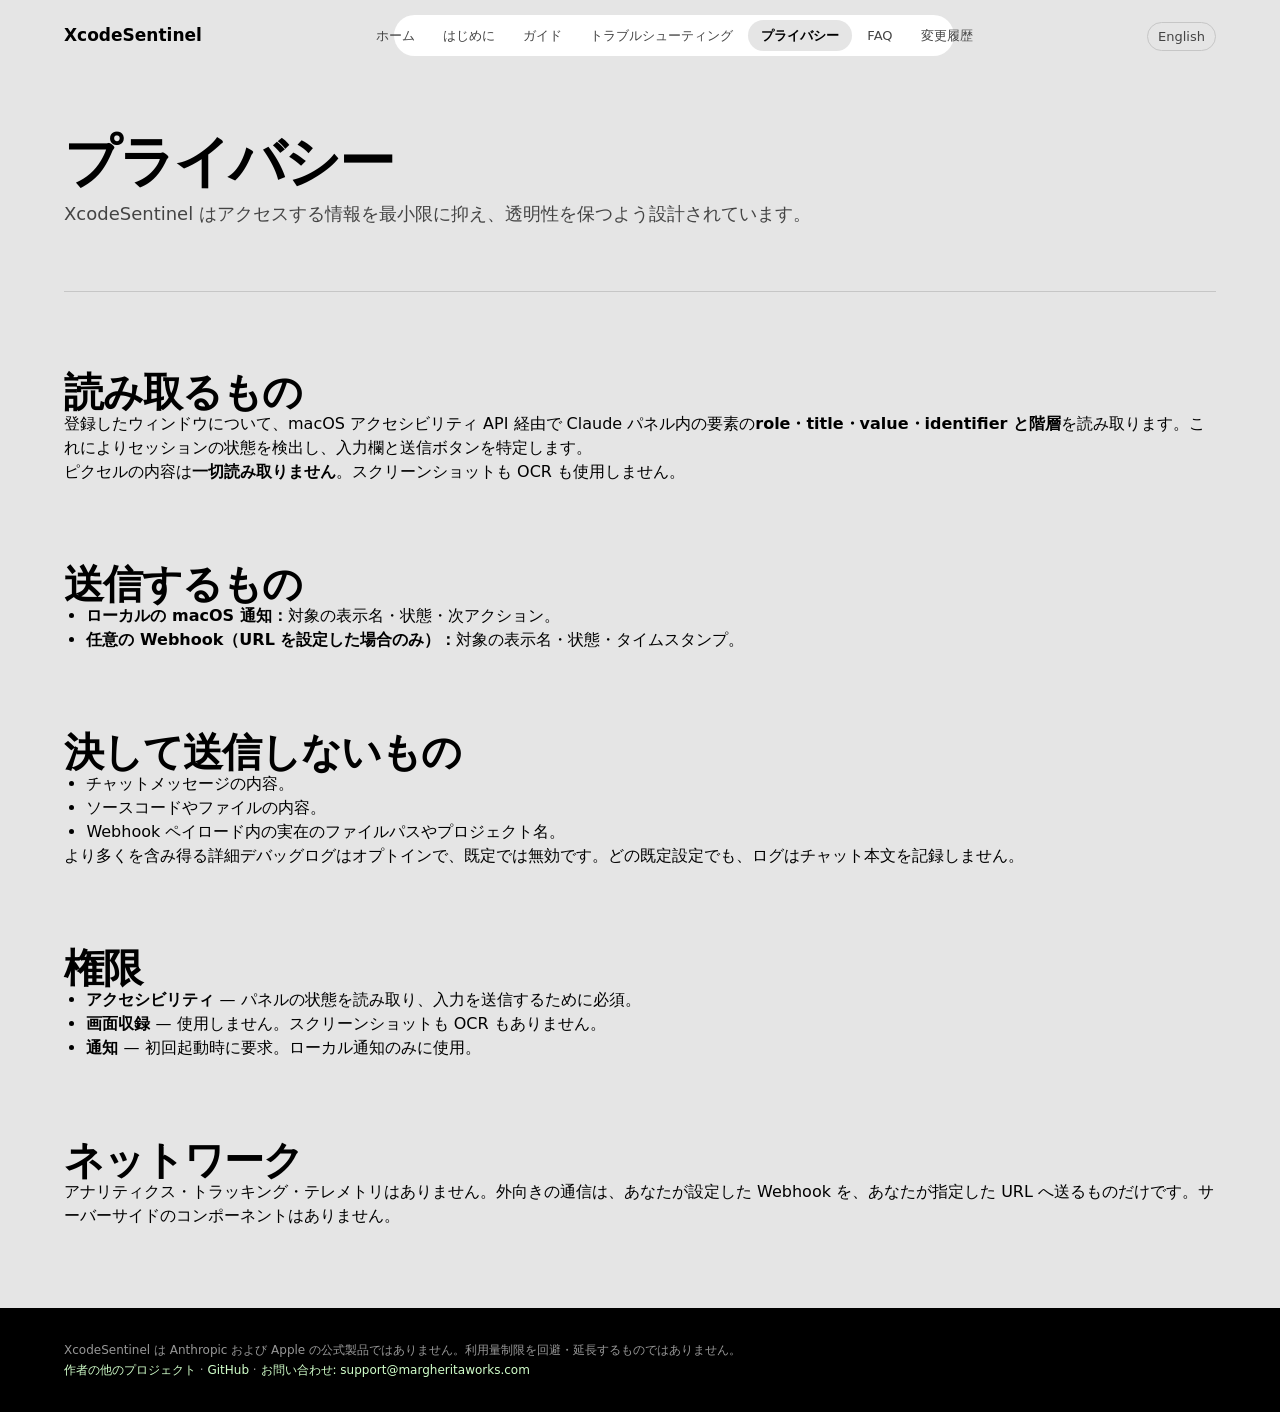
<file: docs/site/ja/privacy.html>
<!DOCTYPE html>
<html lang="ja">
  <head>
    <meta charset="utf-8" />
    <meta name="viewport" content="width=device-width, initial-scale=1" />
    <title>プライバシー — XcodeSentinel</title>
    <meta name="description" content="XcodeSentinel がアクセシビリティ API で読み取るもの、送信するもの、決して送信しないもの。" />
    <link rel="canonical" href="https://xcode-sentinel.margheritaworks.com/ja/privacy.html" />
    <link rel="alternate" hreflang="ja" href="https://xcode-sentinel.margheritaworks.com/ja/privacy.html" />
    <link rel="alternate" hreflang="en" href="https://xcode-sentinel.margheritaworks.com/en/privacy.html" />
    <link rel="alternate" hreflang="x-default" href="https://xcode-sentinel.margheritaworks.com/en/privacy.html" />
    <meta property="og:type" content="website" />
    <meta property="og:site_name" content="XcodeSentinel" />
    <meta property="og:title" content="privacy — XcodeSentinel" />
    <meta property="og:description" content="Resume a stalled Claude session in Xcode, automatically." />
    <meta property="og:url" content="https://xcode-sentinel.margheritaworks.com/ja/privacy.html" />
    <meta property="og:image" content="https://xcode-sentinel.margheritaworks.com/assets/og-image.png" />
    <meta name="twitter:card" content="summary_large_image" />
    <link rel="icon" href="../assets/favicon.svg" />
    <link rel="stylesheet" href="../assets/style.css" />
  </head>
  <body>
    <a class="skip" href="#main">Skip to content</a>
    <header id="site-header" class="site-header">
      <div class="wrap">
        <a class="brand" href="./">XcodeSentinel</a>
        <nav>
          <a href="./">Home</a>
        </nav>
        <span class="lang-switch"><a href="../en/privacy.html">English</a></span>
      </div>
    </header>
    <main id="main">
      <div class="site-body">
        <div class="wrap">
          <section class="page-header">
            <h1 data-i18n="privacy.heading">プライバシー</h1>
            <p data-i18n="privacy.headingLead">XcodeSentinel はアクセスする情報を最小限に抑え、透明性を保つよう設計されています。</p>
          </section>
          <h2 data-i18n="privacy.readsTitle"></h2>
          <div data-i18n-html="privacy.readsBody"></div>
          <h2 data-i18n="privacy.sendsTitle"></h2>
          <div data-i18n-html="privacy.sendsBody"></div>
          <h2 data-i18n="privacy.neverTitle"></h2>
          <div data-i18n-html="privacy.neverBody"></div>
          <h2 data-i18n="privacy.permsTitle"></h2>
          <div data-i18n-html="privacy.permsBody"></div>
          <h2 data-i18n="privacy.networkTitle"></h2>
          <div data-i18n-html="privacy.networkBody"></div>
        </div>
      </div>
    </main>
    <footer id="site-footer" class="site-footer">
      <div class="wrap"><p>XcodeSentinel is not an official Anthropic or Apple product.</p></div>
    </footer>
    <script src="../assets/site.js"></script>
  </body>
</html>
</file>
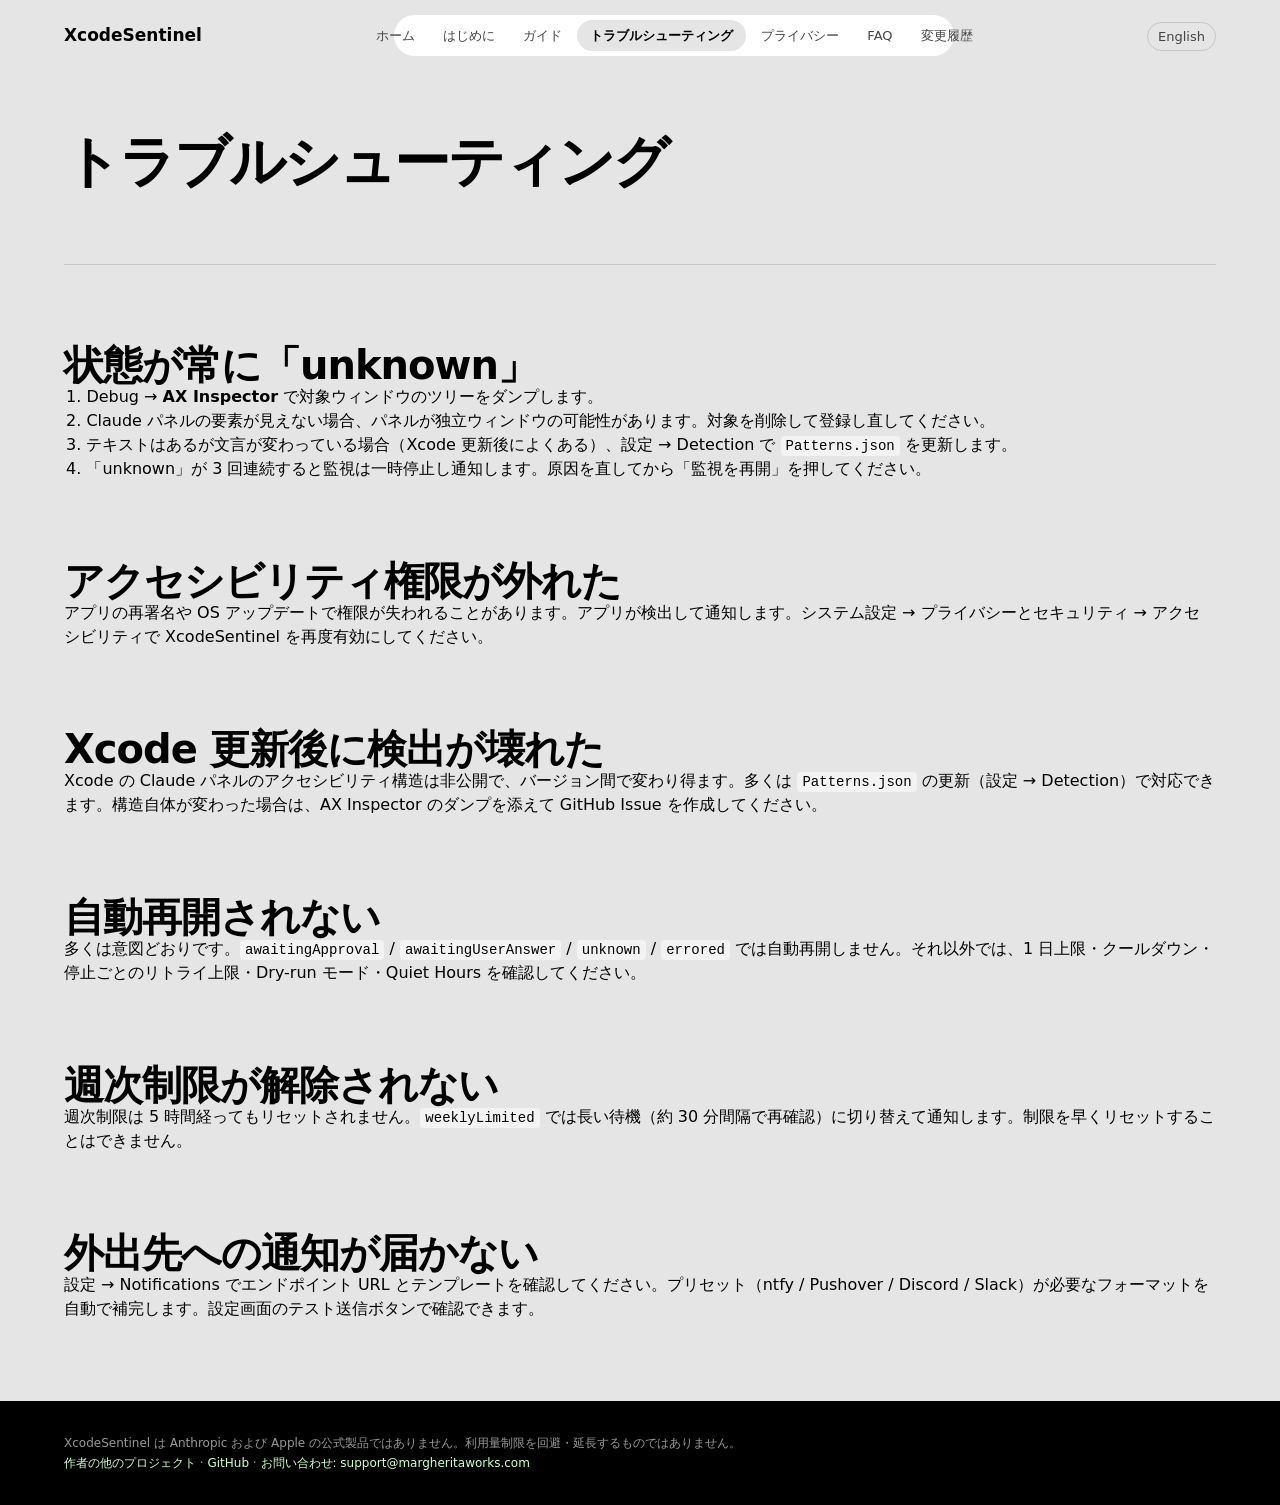
<file: docs/site/ja/troubleshooting.html>
<!DOCTYPE html>
<html lang="ja">
  <head>
    <meta charset="utf-8" />
    <meta name="viewport" content="width=device-width, initial-scale=1" />
    <title>トラブルシューティング — XcodeSentinel</title>
    <meta name="description" content="検出失敗、アクセシビリティ権限の喪失、Xcode 更新後の対処、AX Inspector の使い方。" />
    <link rel="canonical" href="https://xcode-sentinel.margheritaworks.com/ja/troubleshooting.html" />
    <link rel="alternate" hreflang="ja" href="https://xcode-sentinel.margheritaworks.com/ja/troubleshooting.html" />
    <link rel="alternate" hreflang="en" href="https://xcode-sentinel.margheritaworks.com/en/troubleshooting.html" />
    <link rel="alternate" hreflang="x-default" href="https://xcode-sentinel.margheritaworks.com/en/troubleshooting.html" />
    <meta property="og:type" content="website" />
    <meta property="og:site_name" content="XcodeSentinel" />
    <meta property="og:title" content="troubleshooting — XcodeSentinel" />
    <meta property="og:description" content="Resume a stalled Claude session in Xcode, automatically." />
    <meta property="og:url" content="https://xcode-sentinel.margheritaworks.com/ja/troubleshooting.html" />
    <meta property="og:image" content="https://xcode-sentinel.margheritaworks.com/assets/og-image.png" />
    <meta name="twitter:card" content="summary_large_image" />
    <link rel="icon" href="../assets/favicon.svg" />
    <link rel="stylesheet" href="../assets/style.css" />
  </head>
  <body>
    <a class="skip" href="#main">Skip to content</a>
    <header id="site-header" class="site-header">
      <div class="wrap">
        <a class="brand" href="./">XcodeSentinel</a>
        <nav>
          <a href="./">Home</a>
        </nav>
        <span class="lang-switch"><a href="../en/troubleshooting.html">English</a></span>
      </div>
    </header>
    <main id="main">
      <div class="site-body">
        <div class="wrap">
          <section class="page-header">
            <h1 data-i18n="troubleshooting.heading">トラブルシューティング</h1>
          </section>
          <h2 data-i18n="troubleshooting.detectionTitle"></h2>
          <div data-i18n-html="troubleshooting.detectionBody"></div>
          <h2 data-i18n="troubleshooting.permissionTitle"></h2>
          <div data-i18n-html="troubleshooting.permissionBody"></div>
          <h2 data-i18n="troubleshooting.xcodeTitle"></h2>
          <div data-i18n-html="troubleshooting.xcodeBody"></div>
          <h2 data-i18n="troubleshooting.noResumeTitle"></h2>
          <div data-i18n-html="troubleshooting.noResumeBody"></div>
          <h2 data-i18n="troubleshooting.weeklyTitle"></h2>
          <div data-i18n-html="troubleshooting.weeklyBody"></div>
          <h2 data-i18n="troubleshooting.webhookTitle"></h2>
          <div data-i18n-html="troubleshooting.webhookBody"></div>
        </div>
      </div>
    </main>
    <footer id="site-footer" class="site-footer">
      <div class="wrap"><p>XcodeSentinel is not an official Anthropic or Apple product.</p></div>
    </footer>
    <script src="../assets/site.js"></script>
  </body>
</html>
</file>
<file: docs/site/assets/style.css>
/* XcodeSentinel — DESIGN.md design system
   Brutalist editorial: warm canvas, flat surfaces, no shadows, mint accent.
   System fonts only (CLAUDE.md §14.1: no external CDN).
   ─────────────────────────────────────────────────────────────────────── */

/* ── 0. Design tokens ──────────────────────────────────────────────────── */
:root {
  /* Surfaces */
  --canvas:   #e5e5e5;   /* page background (warm canvas) */
  --card:     #ffffff;   /* card, panel surface */
  --mist:     #f3f3f3;   /* subtle panel, nav pill bg */
  --inv:      #000000;   /* inverted sections */
  --inv-text: #ffffff;

  /* Text */
  --ink:    #000000;
  --slate:  #444444;
  --smoke:  #979797;
  --ash:    #c6c6c6;     /* borders / hairlines */

  /* Accents */
  --mint:   #d1ffca;     /* primary accent */
  --yellow: #fff100;     /* micro highlight */
  --green:  #30d158;
  --red:    #ff3b30;
  --orange: #ff9f0a;

  /* Semantic aliases (keep old names working) */
  --fg:          var(--ink);
  --bg:          var(--canvas);
  --border:      var(--ash);
  --muted:       var(--smoke);
  --subtle:      var(--ash);
  --accent:      var(--mint);
  --accent-fg:   var(--ink);
  --accent-light:#eefce9;
  --shadow-md:   none;   /* flat design — no shadows */
  --shadow-lg:   none;

  /* Typography */
  --font-body:    system-ui, -apple-system, 'Helvetica Neue', Arial, sans-serif;
  --font-mono:    ui-monospace, 'SF Mono', Menlo, Consolas, monospace;

  /* Radius */
  --radius:    12px;
  --radius-lg: 24px;
  --radius-xl: 32px;
  --radius-pill: 9999px;

  /* Layout */
  --max-w:  1200px;
  --nav-h:  72px;
}

@media (prefers-color-scheme: dark) {
  :root {
    --canvas:   #1c1c1e;
    --card:     #2c2c2e;
    --mist:     #3a3a3c;
    --inv:      #000000;
    --ink:      #f2f2f7;
    --slate:    #ebebf0;
    --smoke:    #8e8e93;
    --ash:      #3a3a3c;
    --mint:     #b8f0b0;
    --yellow:   #ffe600;
    --accent-light: #1a3018;
    --bg:       var(--canvas);
  }
}

/* ── 1. Reset ──────────────────────────────────────────────────────────── */
*, *::before, *::after { box-sizing: border-box; margin: 0; padding: 0; }
html { scroll-behavior: smooth; -webkit-text-size-adjust: 100%; }
body {
  font-family: var(--font-body);
  font-size: 16px;
  line-height: 1.5;
  color: var(--ink);
  background: var(--canvas);
  min-height: 100vh;
}
img, svg { max-width: 100%; height: auto; display: block; }
a { color: inherit; text-decoration: none; }
a:hover { text-decoration: underline; }
ul, ol { padding-left: 1.4em; }
code {
  font-family: var(--font-mono);
  font-size: 0.875em;
  background: var(--mist);
  padding: 2px 5px;
  border-radius: 4px;
  color: var(--ink);
}
pre { background: var(--mist); border-radius: 8px; padding: 16px; overflow-x: auto; }
pre code { background: none; padding: 0; font-size: 13px; }

/* ── 2. Skip link ──────────────────────────────────────────────────────── */
.skip {
  position: absolute; left: -9999px; top: 8px;
  background: var(--ink); color: var(--card);
  padding: 8px 16px; border-radius: 4px; z-index: 999;
  font-size: 14px; font-weight: 600;
}
.skip:focus { left: 8px; }

/* ── 3. Layout ─────────────────────────────────────────────────────────── */
.wrap {
  max-width: var(--max-w);
  margin: 0 auto;
  padding: 0 24px;
}

/* ── 4. Navigation ─────────────────────────────────────────────────────── */
.site-header {
  background: var(--canvas);
  height: var(--nav-h);
  position: sticky;
  top: 0;
  z-index: 100;
  border-bottom: 1px solid transparent;
}
.site-header .wrap {
  height: 100%;
  display: flex;
  align-items: center;
  gap: 16px;
}
.brand {
  font-size: 17px;
  font-weight: 800;
  color: var(--ink);
  text-decoration: none;
  white-space: nowrap;
  flex-shrink: 0;
}
.brand:hover { text-decoration: none; opacity: 0.8; }

/* Pill-shaped nav ─ no changes to HTML, pure CSS */
.site-header nav {
  background: var(--card);
  border-radius: var(--radius-pill);
  padding: 5px 6px;
  display: flex;
  align-items: center;
  gap: 2px;
  flex: 1;
  justify-content: center;
  max-width: 560px;
  margin: 0 auto;
}
.site-header nav a {
  font-size: 13px;
  font-weight: 500;
  color: var(--slate);
  padding: 6px 13px;
  border-radius: var(--radius-pill);
  text-decoration: none;
  transition: background 0.15s, color 0.15s;
  white-space: nowrap;
}
.site-header nav a:hover { background: var(--mist); color: var(--ink); text-decoration: none; }
.site-header nav a.active {
  background: var(--canvas);
  color: var(--ink);
  font-weight: 700;
}
.lang-switch { flex-shrink: 0; }
.lang-switch a {
  font-size: 13px;
  font-weight: 500;
  color: var(--slate);
  text-decoration: none;
  padding: 6px 10px;
  border-radius: var(--radius-pill);
  border: 1px solid var(--ash);
  transition: background 0.15s, color 0.15s;
}
.lang-switch a:hover { background: var(--card); color: var(--ink); text-decoration: none; }

/* ── 5. Hero ────────────────────────────────────────────────────────────── */
.hero {
  background: var(--canvas);
  padding: 80px 0 64px;
}
.hero-wrap {
  display: grid;
  grid-template-columns: 1fr 1fr;
  gap: 56px;
  align-items: center;
}
.hero-text { max-width: 540px; }
.hero-badge {
  display: inline-block;
  background: var(--mint);
  color: var(--ink);
  font-size: 11px;
  font-weight: 700;
  padding: 4px 14px;
  border-radius: var(--radius-pill);
  letter-spacing: 0.04em;
  text-transform: uppercase;
  margin-bottom: 20px;
}
h1 {
  font-size: clamp(52px, 8vw, 100px);
  font-weight: 900;
  line-height: 0.92;
  letter-spacing: -0.035em;
  text-transform: uppercase;
  color: var(--ink);
  margin-bottom: 24px;
}
h1 em {
  font-style: normal;
  color: var(--smoke);
}
.lead {
  font-size: 18px;
  line-height: 1.55;
  color: var(--slate);
  margin-bottom: 32px;
}
.hero-cta {
  display: flex;
  gap: 12px;
  align-items: center;
  flex-wrap: wrap;
  margin-bottom: 16px;
}
.btn-hero {
  display: inline-flex;
  align-items: center;
  gap: 8px;
  background: var(--ink);
  color: var(--card);
  font-size: 15px;
  font-weight: 700;
  padding: 14px 24px;
  border-radius: 8px;
  text-decoration: none;
  transition: opacity 0.15s;
  white-space: nowrap;
}
.btn-hero:hover { opacity: 0.8; text-decoration: none; }
.btn-ghost {
  display: inline-flex;
  align-items: center;
  gap: 6px;
  border: 1.5px solid var(--slate);
  color: var(--slate);
  font-size: 15px;
  font-weight: 600;
  padding: 13px 22px;
  border-radius: 4px;
  text-decoration: none;
  transition: border-color 0.15s, color 0.15s;
  white-space: nowrap;
}
.btn-ghost:hover { border-color: var(--ink); color: var(--ink); text-decoration: none; }
.hero-meta {
  font-size: 11px;
  color: var(--smoke);
  font-family: var(--font-mono);
  letter-spacing: 0.02em;
}

/* ── 6. App mockup (hero right column) ─────────────────────────────────── */
.hero-visual { display: flex; justify-content: center; align-items: flex-start; }
.app-mockup { position: relative; }
.mk-popover {
  background: var(--card);
  border-radius: 14px;
  border: 1px solid var(--ash);
  width: 288px;
  overflow: hidden;
}
.mk-header {
  background: var(--mist);
  padding: 10px 14px;
  font-size: 12px;
  font-weight: 700;
  color: var(--ink);
  border-bottom: 1px solid var(--ash);
}
.mk-row {
  display: flex;
  align-items: center;
  gap: 10px;
  padding: 10px 14px;
  border-bottom: 1px solid var(--mist);
}
.mk-row.quit { opacity: 0.6; }
.mk-dot {
  width: 8px; height: 8px; border-radius: 50%; flex-shrink: 0;
}
.mk-dot.on  { background: var(--green); }
.mk-dot.off { background: var(--ash); }
.mk-item-body { flex: 1; min-width: 0; }
.mk-name  { font-size: 12px; font-weight: 600; color: var(--ink); }
.mk-sub   { font-size: 10px; color: var(--smoke); margin-top: 1px; }
.mk-msg   { font-size: 10px; color: var(--smoke); font-style: italic; white-space: nowrap; overflow: hidden; text-overflow: ellipsis; }
.mk-toggle {
  width: 30px; height: 18px; border-radius: 9px; flex-shrink: 0;
}
.mk-toggle.on  { background: #007aff; }
.mk-toggle.off { background: var(--ash); }
.mk-divider { height: 1px; background: var(--ash); }
.mk-section-label {
  font-size: 9px;
  font-weight: 700;
  color: var(--smoke);
  letter-spacing: 0.06em;
  text-transform: uppercase;
  padding: 8px 14px 4px;
}
.mk-log-row {
  display: flex;
  align-items: center;
  gap: 6px;
  padding: 4px 14px;
  font-size: 10px;
}
.mk-log-icon { font-size: 9px; flex-shrink: 0; }
.mk-log-icon.ok   { color: var(--green); }
.mk-log-icon.warn { color: var(--orange); }
.mk-log-name { font-weight: 600; color: var(--ink); flex-shrink: 0; }
.mk-log-msg  { color: var(--smoke); flex: 1; min-width: 0; overflow: hidden; white-space: nowrap; text-overflow: ellipsis; }
.mk-log-time { color: var(--ash); font-size: 9px; flex-shrink: 0; margin-left: auto; font-family: var(--font-mono); }
.mk-action { cursor: default; }
.mk-action-icon { font-size: 13px; color: var(--smoke); width: 16px; text-align: center; flex-shrink: 0; }

/* ── 7. Stats bar (inverted dark block) ─────────────────────────────────── */
.stats-bar {
  background: var(--inv);
  color: var(--inv-text);
  padding: 32px 0;
}
.stats-inner {
  display: flex;
  justify-content: space-around;
  align-items: center;
  gap: 24px;
  flex-wrap: wrap;
}
.stat { text-align: center; }
.stat-val {
  display: block;
  font-size: 22px;
  font-weight: 900;
  color: var(--mint);
  text-transform: uppercase;
  letter-spacing: 0.02em;
  line-height: 1;
}
.stat-label {
  font-size: 11px;
  color: var(--smoke);
  margin-top: 4px;
  line-height: 1.4;
}

/* ── 8. Section content area ────────────────────────────────────────────── */
.site-body { padding: 0; }
.site-body .wrap > section,
.site-body .wrap > h2,
.site-body .wrap > div,
.site-body .wrap > p { margin-bottom: 0; }

/* Index page sections */
.site-body section { padding: 64px 0; }

h2 {
  font-size: clamp(24px, 3.5vw, 40px);
  font-weight: 900;
  line-height: 1.0;
  letter-spacing: -0.025em;
  text-transform: uppercase;
  color: var(--ink);
  margin-bottom: 28px;
}
[lang="ja"] h2 { text-transform: none; }
/* Japanese h1: break only at spaces (keep-all), never mid-CJK-word.
   overflow-wrap:break-word handles extreme narrow widths as last resort. */
[lang="ja"] h1 { word-break: keep-all; overflow-wrap: break-word; }
h3 {
  font-size: 16px;
  font-weight: 700;
  color: var(--ink);
  margin-bottom: 8px;
}

/* Inner-page content sections */
.page-header {
  padding: 56px 0 32px;
  border-bottom: 1px solid var(--ash);
  margin-bottom: 40px;
}
.page-header h1 { font-size: clamp(28px, 5vw, 56px); margin-bottom: 12px; }
.page-header p  { font-size: 18px; color: var(--slate); }

/* ── 9. Scenario section ────────────────────────────────────────────────── */
.scenario-time {
  font-family: var(--font-mono);
  font-size: 11px;
  color: var(--smoke);
  letter-spacing: 0.04em;
  margin-bottom: 8px;
}
.scenario-resolution {
  background: var(--mint);
  color: var(--ink);
  border-radius: var(--radius-lg);
  padding: 20px 24px;
  font-weight: 600;
  margin-top: 16px;
}

/* ── 10. Flow (3-step visual) ───────────────────────────────────────────── */
.flow {
  display: flex;
  align-items: flex-start;
  gap: 8px;
  margin: 28px 0;
  flex-wrap: wrap;
}
.flow-step {
  background: var(--card);
  border-radius: var(--radius-xl);
  padding: 24px;
  flex: 1;
  min-width: 200px;
}
.flow-icon { font-size: 28px; margin-bottom: 12px; display: block; }
.flow-title {
  font-size: 14px;
  font-weight: 800;
  text-transform: uppercase;
  letter-spacing: 0.04em;
  color: var(--ink);
  margin-bottom: 8px;
}
.flow-desc { font-size: 13px; color: var(--slate); line-height: 1.5; }
.flow-arrow {
  font-size: 20px;
  color: var(--ash);
  align-self: center;
  flex-shrink: 0;
  padding-top: 4px;
}

/* ── 11. Feature cards grid ─────────────────────────────────────────────── */
.grid {
  display: grid;
  grid-template-columns: repeat(auto-fit, minmax(260px, 1fr));
  gap: 12px;
  margin: 16px 0;
}
.card {
  background: var(--card);
  border-radius: var(--radius-xl);
  padding: 28px;
}
.card-icon { font-size: 26px; margin-bottom: 14px; display: block; }
.card h3 {
  font-size: 14px;
  font-weight: 800;
  text-transform: uppercase;
  letter-spacing: 0.04em;
  margin-bottom: 8px;
}
.card p { font-size: 13px; color: var(--slate); line-height: 1.5; }

/* ── 12. Screenshot images inside showcase panels ───────────────────────── */
.showcase {
  display: grid;
  grid-template-columns: repeat(auto-fit, minmax(260px, 1fr));
  gap: 12px;
  margin: 28px 0;
}
.showcase-panel {
  background: var(--card);
  border-radius: var(--radius-xl);
  overflow: hidden;
  transition: transform 0.2s;
}
.showcase-panel:hover { transform: translateY(-3px); }
.showcase-titlebar {
  background: var(--mist);
  height: 34px;
  display: flex;
  align-items: center;
  padding: 0 12px;
  gap: 6px;
}
.showcase-wintitle {
  margin-left: 8px;
  font-size: 11px;
  color: var(--smoke);
  font-weight: 600;
}
.showcase-body {
  background: var(--card);
  padding: 14px;
  min-height: 200px;
}
.showcase-caption {
  text-align: center;
  font-size: 12px;
  color: var(--smoke);
  padding: 10px 14px 12px;
  background: var(--card);
  border-top: 1px solid var(--ash);
  letter-spacing: 0.02em;
}
.showcase-ss-img {
  width: 100%;
  height: auto;
  display: block;
  background: #f5f5f7;
  border-bottom: 1px solid var(--ash);
}
.showcase-ss-popover-wrap {
  background: #f0f0f2;
  display: flex;
  justify-content: center;
  align-items: center;
  padding: 20px 10px;
  border-bottom: 1px solid var(--ash);
}
.showcase-ss-popover-wrap img { width: 100%; max-width: 320px; height: auto; }
@media (prefers-color-scheme: dark) {
  .showcase-ss-img { background: #1c1c1e; }
  .showcase-ss-popover-wrap { background: #2c2c2e; }
}

/* ── 13. Install steps ──────────────────────────────────────────────────── */
.steps {
  display: grid;
  grid-template-columns: repeat(auto-fit, minmax(240px, 1fr));
  gap: 12px;
  margin: 28px 0;
}
.step {
  background: var(--card);
  border-radius: var(--radius-xl);
  padding: 28px;
  display: flex;
  gap: 16px;
  align-items: flex-start;
}
.step-num {
  width: 36px;
  height: 36px;
  border-radius: var(--radius-pill);
  background: var(--ink);
  color: var(--card);
  display: flex;
  align-items: center;
  justify-content: center;
  font-weight: 800;
  font-size: 15px;
  flex-shrink: 0;
}
.step-body { flex: 1; }
.step-body h3 { font-size: 14px; font-weight: 700; margin-bottom: 6px; }
.step-body p  { font-size: 13px; color: var(--slate); line-height: 1.5; }
.step-body a  { color: var(--ink); text-decoration: underline; }
.step-body code { font-size: 12px; }

/* ── 14. Note / alert boxes ─────────────────────────────────────────────── */
.note {
  background: var(--card);
  border-left: 3px solid var(--ash);
  border-radius: 0 8px 8px 0;
  padding: 12px 16px;
  font-size: 13px;
  color: var(--slate);
  margin: 10px 0;
  line-height: 1.5;
}
.note.note-ok { border-left-color: var(--green); }
.note code { font-size: 12px; }

/* ── 15. Buttons (generic) ──────────────────────────────────────────────── */
.btn {
  display: inline-flex;
  align-items: center;
  gap: 6px;
  font-size: 14px;
  font-weight: 700;
  padding: 10px 20px;
  border-radius: 8px;
  background: var(--ink);
  color: var(--card);
  text-decoration: none;
  transition: opacity 0.15s;
  cursor: pointer;
}
.btn:hover { opacity: 0.8; text-decoration: none; }
.btn.secondary {
  background: var(--mist);
  color: var(--ink);
  border: 1px solid var(--ash);
}
.btn.secondary:hover { background: var(--card); }

/* ── 16. Contact box ────────────────────────────────────────────────────── */
.contact-box {
  display: flex;
  align-items: flex-start;
  gap: 16px;
  background: var(--card);
  border-radius: var(--radius-xl);
  padding: 28px;
  margin: 24px 0;
}
.contact-box-icon { font-size: 32px; flex-shrink: 0; }
.contact-box-body h3 { margin-bottom: 8px; }
.contact-box-body p  { font-size: 14px; color: var(--slate); line-height: 1.5; }
.contact-box-body a  { color: var(--ink); font-weight: 600; text-decoration: underline; }

/* ── 17. Divider ────────────────────────────────────────────────────────── */
hr, .divider {
  border: none;
  border-top: 1px solid var(--ash);
  margin: 40px 0;
}

/* ── 18. Author / portfolio section ─────────────────────────────────────── */
.portfolio-section { margin: 40px 0; }
.portfolio-section h2 { font-size: 22px; }

/* ── 19. Footer ─────────────────────────────────────────────────────────── */
.site-footer {
  background: var(--inv);
  color: var(--inv-text);
  padding: 32px 0;
  margin-top: 80px;
}
.site-footer p {
  font-size: 12px;
  color: var(--smoke);
  line-height: 1.7;
}
.site-footer a { color: var(--mint); text-decoration: none; }
.site-footer a:hover { text-decoration: underline; }

/* ── 20. Traffic lights (window decorations) ────────────────────────────── */
.dot { width: 12px; height: 12px; border-radius: 50%; display: inline-block; }
.dot.red    { background: #ff5f57; }
.dot.yellow { background: #febc2e; }
.dot.green  { background: #28c840; }

/* ── 21. Inner page body ─────────────────────────────────────────────────── */
.wrap .page-content { max-width: 760px; }
.page-content h2 { font-size: 22px; margin-top: 40px; margin-bottom: 12px; }
.page-content h3 { font-size: 17px; margin-top: 28px; margin-bottom: 8px; }
.page-content p  { font-size: 15px; color: var(--slate); line-height: 1.65; margin-bottom: 16px; }
.page-content ul, .page-content ol { font-size: 15px; color: var(--slate); margin-bottom: 16px; }
.page-content li { margin-bottom: 6px; line-height: 1.6; }
.page-content a  { color: var(--ink); text-decoration: underline; }
.page-content table { border-collapse: collapse; width: 100%; margin: 16px 0; font-size: 14px; }
.page-content th { background: var(--mist); font-weight: 700; padding: 8px 12px; text-align: left; border-bottom: 1px solid var(--ash); }
.page-content td { padding: 8px 12px; border-bottom: 1px solid var(--mist); color: var(--slate); }

/* ── 22. FAQ ────────────────────────────────────────────────────────────── */
.faq-list {
  display: flex;
  flex-direction: column;
  gap: 8px;
  max-width: 760px;
}
details {
  background: var(--card);
  border-radius: var(--radius-lg);
  overflow: hidden;
}
summary {
  padding: 18px 20px;
  font-size: 15px;
  font-weight: 700;
  color: var(--ink);
  cursor: pointer;
  list-style: none;
  display: flex;
  justify-content: space-between;
  align-items: center;
  gap: 12px;
}
summary::-webkit-details-marker { display: none; }
summary::after {
  content: "+";
  font-size: 20px;
  font-weight: 400;
  color: var(--smoke);
  flex-shrink: 0;
}
details[open] summary::after { content: "−"; }
.faq-answer {
  padding: 0 20px 18px;
  font-size: 14px;
  color: var(--slate);
  line-height: 1.65;
}
.faq-answer a { color: var(--ink); text-decoration: underline; }
.faq-answer p { margin-bottom: 12px; }
.faq-answer p:last-child { margin-bottom: 0; }

/* ── 23. Changelog ──────────────────────────────────────────────────────── */
.changelog-body h2 {
  font-size: 20px;
  margin-top: 40px;
  margin-bottom: 8px;
  border-bottom: 1px solid var(--ash);
  padding-bottom: 8px;
  text-transform: none;
}
.changelog-body h3 {
  font-size: 14px;
  text-transform: uppercase;
  letter-spacing: 0.04em;
  color: var(--smoke);
  margin-top: 20px;
}
.changelog-body ul { font-size: 14px; color: var(--slate); margin-bottom: 12px; }

/* ── 24. Privacy / guide common content ─────────────────────────────────── */
.privacy-body, .guide-body, .troubleshooting-body, .getting-started-body {
  max-width: 760px;
}

/* ── 25. Inline tags / badges ───────────────────────────────────────────── */
.tag {
  display: inline-block;
  background: var(--mint);
  color: var(--ink);
  font-size: 11px;
  font-weight: 700;
  padding: 3px 12px;
  border-radius: var(--radius-pill);
  letter-spacing: 0.04em;
  text-transform: uppercase;
}
.tag-yellow { background: var(--yellow); }

/* ── 26. Mini form mockup (legacy compatibility for any remaining use) ────── */
.mk-form-row { margin-bottom: 10px; }
.mk-form-label {
  display: block; font-size: 10px; font-weight: 700;
  color: var(--smoke); text-transform: uppercase;
  letter-spacing: 0.5px; margin-bottom: 3px;
}
.mk-form-field {
  background: var(--canvas); border: 1px solid var(--ash);
  border-radius: 6px; padding: 6px 10px; font-size: 12px;
  color: var(--ink); width: 100%; display: flex; align-items: center;
}
.mk-btn-row { display: flex; gap: 8px; margin-top: 12px; justify-content: flex-end; }
.mk-btn { padding: 5px 14px; border-radius: 6px; font-size: 12px; font-weight: 600; }
.mk-btn.primary { background: var(--ink); color: var(--card); }
.mk-btn.secondary { background: var(--canvas); border: 1px solid var(--ash); color: var(--ink); }
.mk-log-table { width: 100%; border-collapse: collapse; }
.mk-log-table tr { border-bottom: 1px solid var(--ash); }
.mk-log-table tr:last-child { border-bottom: none; }
.mk-log-table td { padding: 6px 4px; font-size: 11px; vertical-align: middle; }
.mk-log-table .col-time { color: var(--smoke); white-space: nowrap; font-variant-numeric: tabular-nums; }
.mk-log-table .col-target { font-weight: 600; }
.mk-log-table .col-msg { color: var(--smoke); }
.badge-ok   { background: #d1fae5; color: #065f46; border-radius: 4px; padding: 1px 5px; }
.badge-warn { background: #fef3c7; color: #92400e; border-radius: 4px; padding: 1px 5px; }
.badge-err  { background: #fee2e2; color: #991b1b; border-radius: 4px; padding: 1px 5px; }

/* ── 27. Screenshots (legacy screenshot-frame) ───────────────────────────── */
.screenshots-grid {
  display: grid;
  grid-template-columns: repeat(auto-fit, minmax(280px, 1fr));
  gap: 24px;
  margin: 24px 0;
}
.screenshot-frame {
  background: var(--card);
  border-radius: var(--radius-xl);
  overflow: hidden;
}
.screenshot-frame .macos-bar {
  height: 36px;
  background: var(--mist);
  display: flex;
  align-items: center;
  padding: 0 14px;
  gap: 6px;
  border-bottom: 1px solid var(--ash);
}
.screenshot-frame img { width: 100%; height: auto; display: block; }
.screenshot-placeholder {
  background: var(--mist);
  aspect-ratio: 16/10;
  display: flex;
  flex-direction: column;
  align-items: center;
  justify-content: center;
  gap: 8px;
  color: var(--smoke);
  font-size: 13px;
}
.screenshot-placeholder span { font-size: 1.6rem; }

/* ── 28. Requirements / notes tables ─────────────────────────────────────── */
.requirements-table { width: 100%; border-collapse: collapse; font-size: 14px; margin: 16px 0; }
.requirements-table th {
  background: var(--mist); font-weight: 700; padding: 10px 14px;
  text-align: left; border-bottom: 2px solid var(--ash);
}
.requirements-table td { padding: 10px 14px; border-bottom: 1px solid var(--mist); color: var(--slate); }

/* ── 29. Responsive ──────────────────────────────────────────────────────── */
@media (max-width: 900px) {
  .hero-wrap { grid-template-columns: 1fr; gap: 40px; }
  .hero-text { max-width: none; }
  .hero-visual { display: none; }
  .hero-cta { justify-content: flex-start; }
}
@media (max-width: 768px) {
  :root { --nav-h: 60px; }
  h1 { font-size: clamp(32px, 8vw, 56px); }
  h2 { font-size: clamp(22px, 5vw, 32px); }
  .site-header nav a { padding: 5px 9px; font-size: 12px; }
  .flow { flex-direction: column; }
  .flow-arrow { display: none; }
  .stats-inner { gap: 16px; }
  .hero { padding: 48px 0 40px; }
}
@media (max-width: 540px) {
  .wrap { padding: 0 16px; }
  .site-header nav { display: none; }
  .hero-badge { font-size: 10px; }
  .lead { font-size: 16px; }
  .btn-hero, .btn-ghost { font-size: 14px; padding: 12px 18px; }
  .grid { grid-template-columns: 1fr; }
  .steps { grid-template-columns: 1fr; }
  .showcase { grid-template-columns: 1fr; }
}

/* ── 30. Download box (inverted CTA card per DESIGN.md) ─────────────────── */
.download-box {
  background: var(--inv);
  border-radius: var(--radius-xl);
  padding: 40px;
  display: flex;
  align-items: center;
  gap: 32px;
  flex-wrap: wrap;
  margin-top: 80px;
}
.download-box-icon { font-size: 48px; flex-shrink: 0; }
.download-box-text { flex: 1; min-width: 180px; }
.download-box-text h3 {
  color: var(--inv-text);
  font-size: 20px;
  font-weight: 800;
  margin-bottom: 6px;
}
.download-box-text p { font-size: 14px; color: var(--smoke); line-height: 1.55; }
.download-box .btn {
  background: var(--mint);
  color: var(--ink);
  flex-shrink: 0;
  font-size: 15px;
  padding: 14px 28px;
}
.download-box .btn:hover { opacity: 0.85; }
@media (max-width: 600px) {
  .download-box { padding: 24px; gap: 20px; flex-direction: column; align-items: flex-start; }
}

/* ── 31. Scenario section ────────────────────────────────────────────────── */
.scenario {
  background: var(--card);
  border-radius: var(--radius-xl);
  padding: 32px;
  margin-top: 40px;
}
.scenario-quote {
  font-size: 17px;
  color: var(--slate);
  line-height: 1.65;
  margin-bottom: 16px;
}
.scenario-quote em {
  font-style: normal;
  color: var(--ink);
  font-weight: 700;
}

/* ── 32. Section gaps (80px per DESIGN.md §Layout) ──────────────────────── */
.site-body .wrap > h2 { margin-top: 80px; }
.site-body .wrap > p.note { margin-top: 12px; }

/* ── Dark-mode adjustments ───────────────────────────────────────────────── */
@media (prefers-color-scheme: dark) {
  .site-header nav a.active { background: #3a3a3c; }
}
</file>
